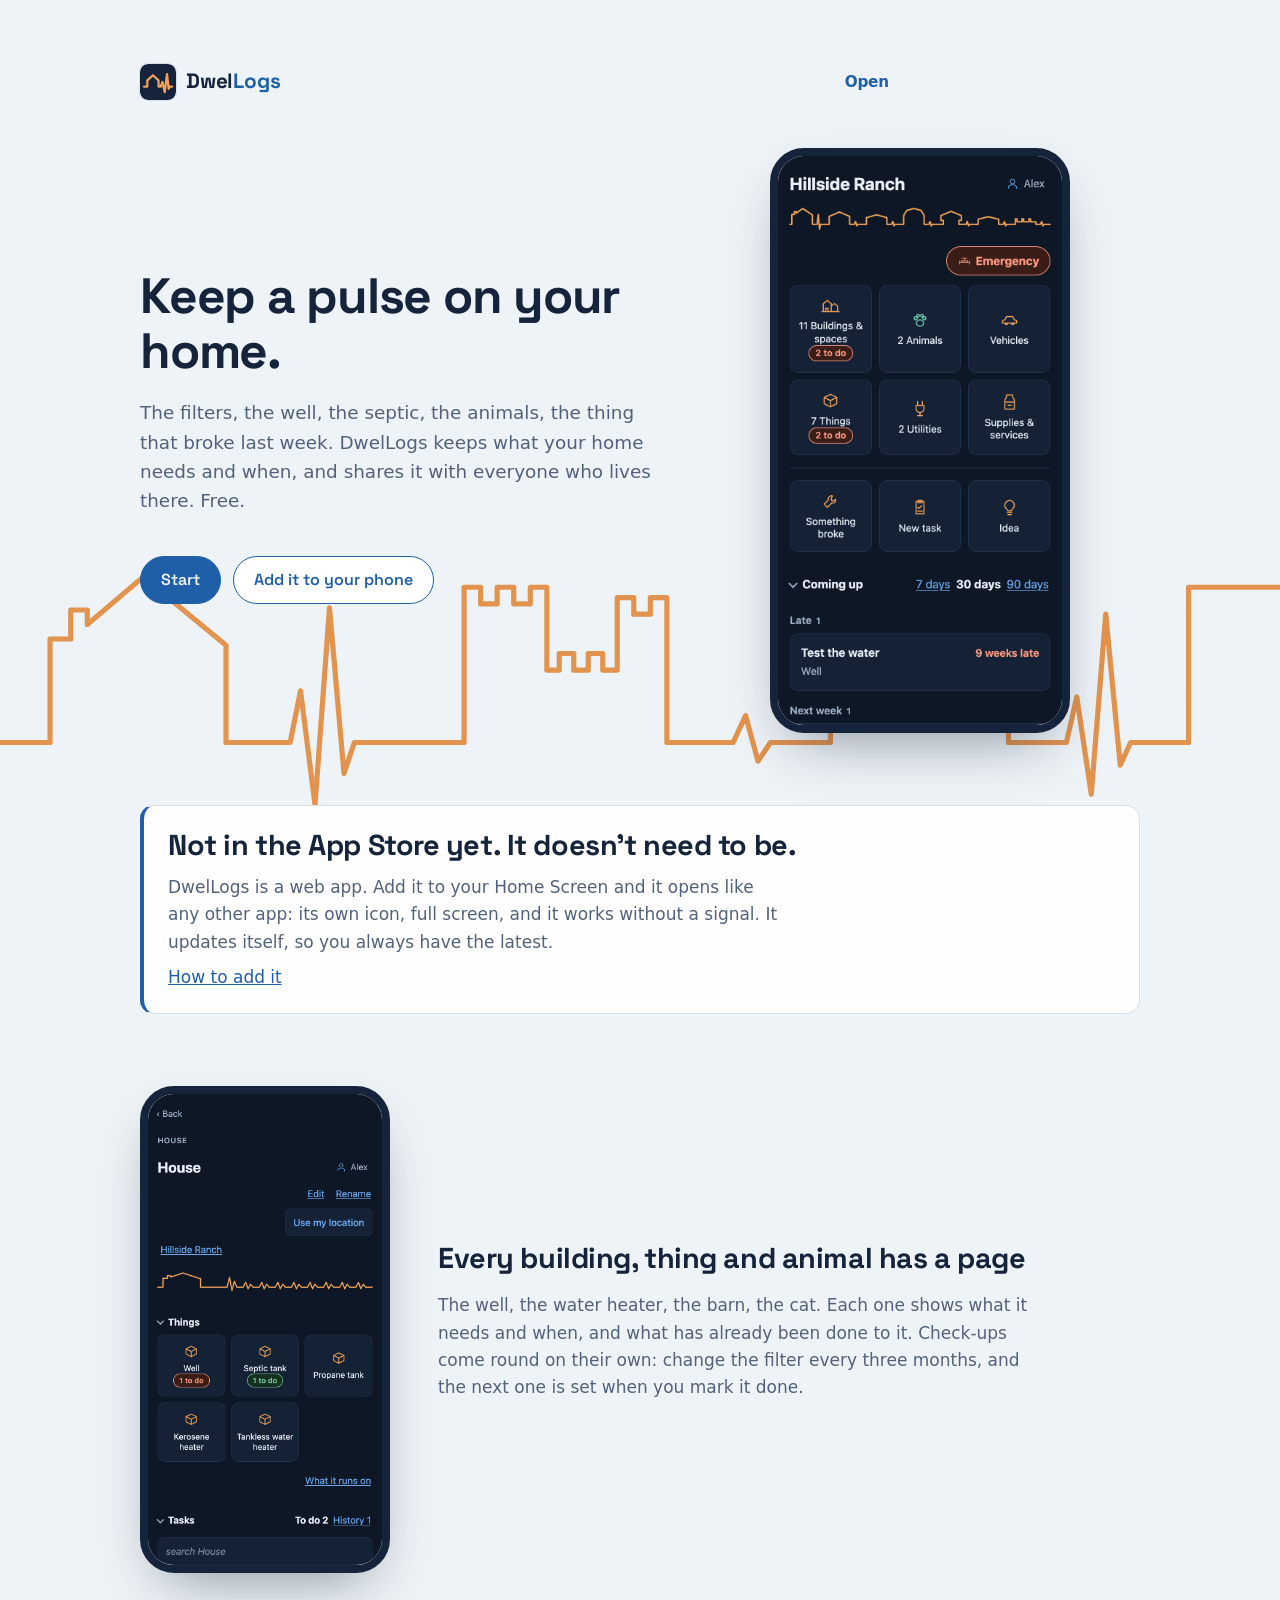
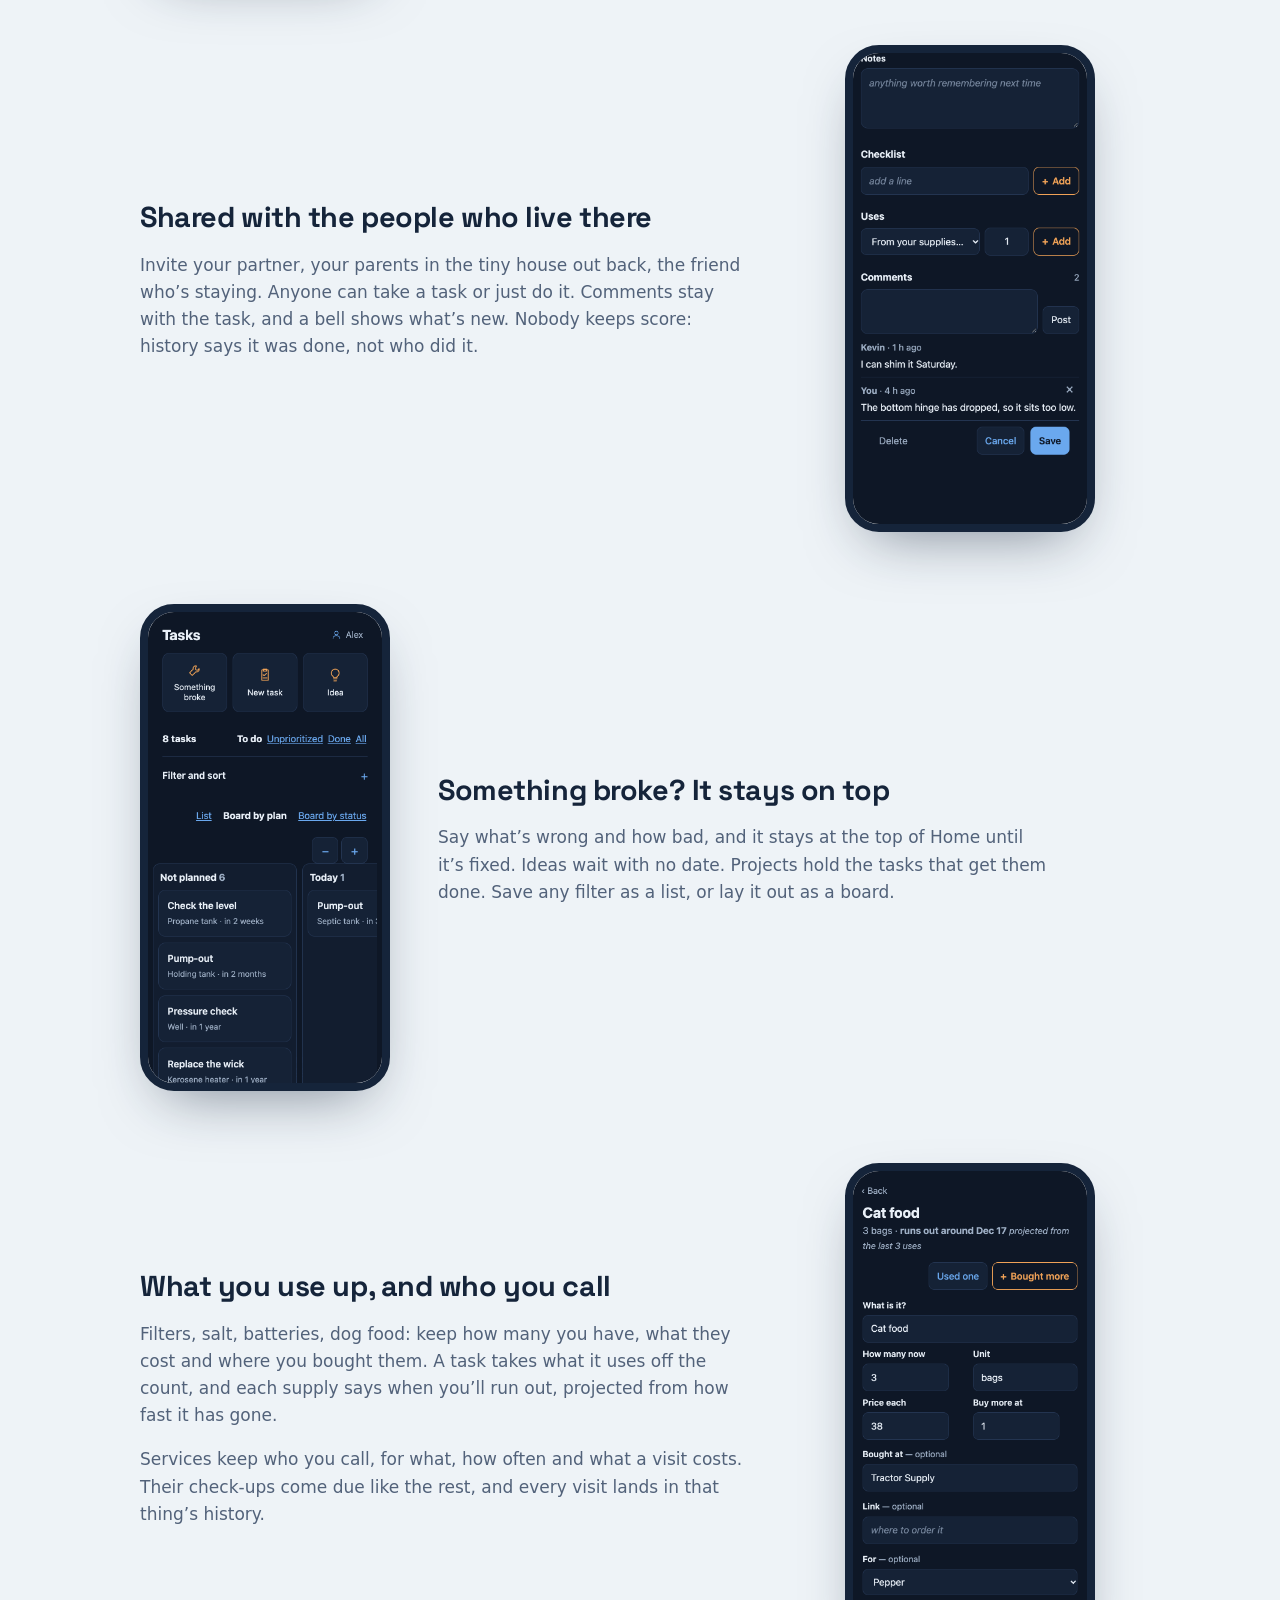
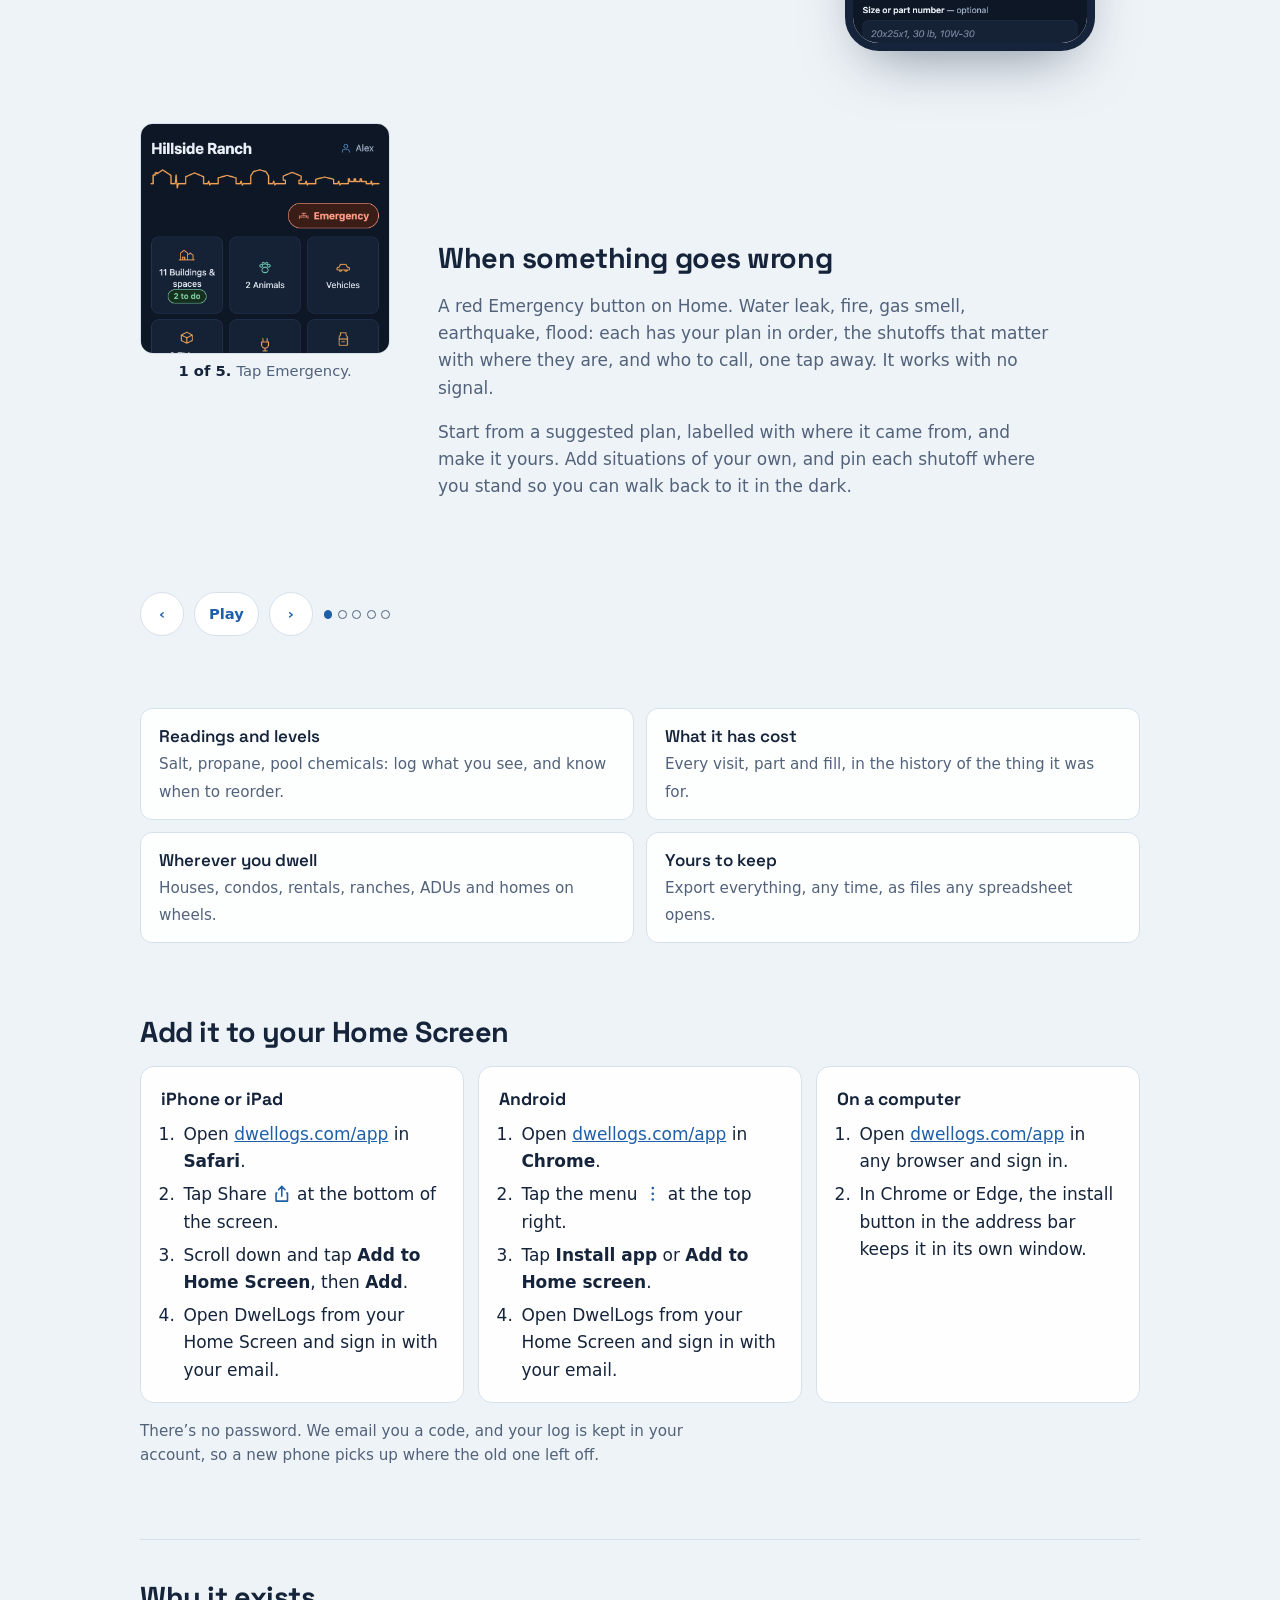
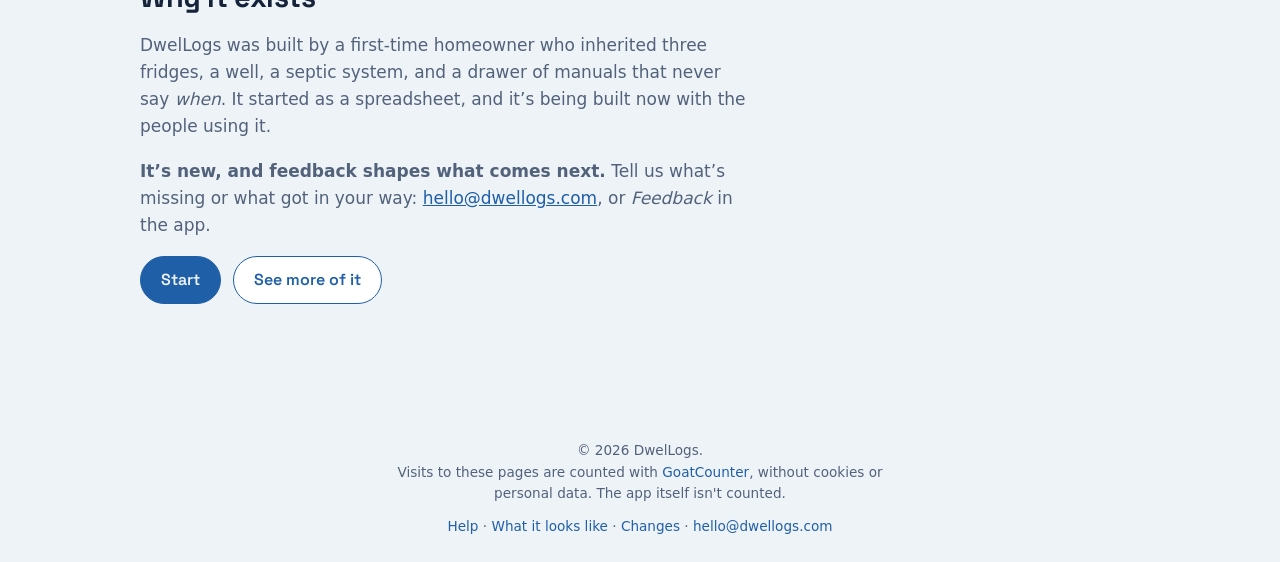
<file: index.html>
<!doctype html>
<html lang="en">
<head>
  <meta charset="utf-8">
  <meta name="viewport" content="width=device-width, initial-scale=1">
  <title>DwelLogs — keep a pulse on your home</title>
  <meta name="description" content="DwelLogs keeps what your home needs and when — filters, the well, the septic, the animals — shared with everyone who lives there. A free web app you add to your Home Screen.">
  <meta name="theme-color" content="#eef3f7" media="(prefers-color-scheme: light)">
  <meta name="theme-color" content="#0e1726" media="(prefers-color-scheme: dark)">
  <link rel="icon" href="/favicon.svg?v=2" type="image/svg+xml">
  <link rel="icon" href="/favicon.ico?v=2" sizes="32x32">
  <link rel="apple-touch-icon" href="/apple-touch-icon.png?v=2">
  <meta property="og:type" content="website">
  <meta property="og:url" content="https://dwellogs.com/">
  <meta property="og:title" content="DwelLogs — keep a pulse on your home">
  <meta property="og:description" content="Your home's vital signs in one place. Everything it needs, before it needs it. Free — houses, condos, rentals, ranches, ADUs and homes on wheels.">
  <meta property="og:site_name" content="DwelLogs">
  <meta property="og:image" content="https://dwellogs.com/og-image.png?v=3">
  <meta property="og:image:type" content="image/png">
  <meta property="og:image:width" content="1200">
  <meta property="og:image:height" content="630">
  <meta property="og:image:alt" content="The DwelLogs mark: a house outline drawn as a heart-monitor trace.">
  <meta name="twitter:card" content="summary_large_image">
  <link rel="preload" href="/fonts/SpaceGrotesk.woff2" as="font" type="font/woff2" crossorigin>
  <link rel="stylesheet" href="/css/tokens.css">
  <link rel="stylesheet" href="/css/site.css">
  <link rel="stylesheet" href="/css/flipbook.css">
<link rel="canonical" href="https://dwellogs.com/">
</head>
<body>
  <div class="vitals" aria-hidden="true">
    <svg viewBox="0 0 1600 400" preserveAspectRatio="xMidYMax slice">
      <path d="M0 300 H110 l10 -18 l10 34 l10 -16 H200
               L230 300 V200 H250 V172 H266 V186 L320 140 L400 206 V300
               H450 L462 300 L472 250 L486 360 L500 170 L514 330 L524 300 H600
               H630 V150 H646 V166 H662 V150 H678 V166 H694 V150 H710 V230 H722 V214 H736 V230 H750 V214 H764 V230 H778
               V160 H794 V176 H810 V160 H826 V300
               H890 l12 -26 l12 44 l12 -18 H984
               V210 L1010 160 L1070 128 L1130 160 L1156 210 V300
               H1200 L1212 300 L1222 256 L1236 350 L1250 176 L1264 322 L1274 300 H1330
               V150 H1440 V300 H1600"/>
      <circle cx="1600" cy="300" r="5"/>
    </svg>
  </div>
  <main class="home">
    <p class="wordmark"><img src="/favicon.svg?v=2" alt=""><b>Dwel<span>Logs</span></b>
      <a class="top" href="/app/">Open</a></p>

    <section class="hero">
      <div>
        <h1>Keep a pulse on your home.</h1>
        <p class="lede">The filters, the well, the septic, the animals, the thing that broke last week. DwelLogs keeps
          what your home needs and when, and shares it with everyone who lives there. Free.</p>
        <p class="go">
          <a class="cta" href="/app/">Start</a>
          <a class="cta quiet" href="#install">Add it to your phone</a>
        </p>
      </div>
      <figure class="phone"><img src="/see/09-home.png" alt="Home in DwelLogs: the place's tiles, Something broke, New task and Idea, then what is coming up, with one late." width="390" height="1040"></figure>
    </section>

    <section class="band">
      <h2>Not in the App Store yet. It doesn&rsquo;t need to be.</h2>
      <p>DwelLogs is a web app. Add it to your Home Screen and it opens like any other app: its own icon,
        full screen, and it works without a signal. It updates itself, so you always have the latest.</p>
      <p><a href="#install">How to add it</a></p>
    </section>

    <section class="feat">
      <figure class="phone sm"><img src="/see/13-building.png" alt="A house's page: its rooms and things as tiles, two with tasks to do, then its tasks." loading="lazy" width="390" height="1040"></figure>
      <div>
        <h2>Every building, thing and animal has a page</h2>
        <p>The well, the water heater, the barn, the cat. Each one shows what it needs and when, and what has
          already been done to it. Check-ups come round on their own: change the filter every three months,
          and the next one is set when you mark it done.</p>
      </div>
    </section>

    <section class="feat flip">
      <figure class="phone sm"><img src="/see/15-comments.png" alt="A task with two comments under it, one saying when they can get to it." loading="lazy" width="390" height="720"></figure>
      <div>
        <h2>Shared with the people who live there</h2>
        <p>Invite your partner, your parents in the tiny house out back, the friend who&rsquo;s staying. Anyone
          can take a task or just do it. Comments stay with the task, and a bell shows what&rsquo;s new.
          Nobody keeps score: history says it was done, not who did it.</p>
      </div>
    </section>

    <section class="feat">
      <figure class="phone sm"><img src="/see/14-board.png" alt="Tasks laid out as a board: Not planned, Today and This week." loading="lazy" width="390" height="1040"></figure>
      <div>
        <h2>Something broke? It stays on top</h2>
        <p>Say what&rsquo;s wrong and how bad, and it stays at the top of Home until it&rsquo;s fixed. Ideas wait
          with no date. Projects hold the tasks that get them done. Save any filter as a list, or lay it out
          as a board.</p>
      </div>
    </section>

    <section class="feat flip">
      <figure class="phone sm"><img src="/see/16-supply.png" alt="Cat food: 3 bags, runs out around a date projected from the last 3 uses, with Used one and Bought more, price, where it was bought and what it is for." loading="lazy" width="390" height="1040"></figure>
      <div>
        <h2>What you use up, and who you call</h2>
        <p>Filters, salt, batteries, dog food: keep how many you have, what they cost and where you bought them.
          A task takes what it uses off the count, and each supply says when you&rsquo;ll run out, projected from
          how fast it has gone.</p>
        <p>Services keep who you call, for what, how often and what a visit costs. Their check-ups come due
          like the rest, and every visit lands in that thing&rsquo;s history.</p>
      </div>
    </section>

    <section class="feat">
      <figure class="flipbook one" aria-label="Making an emergency plan yours"><ol>
        <li><img src="/help/flipbooks/plan-1.png" alt="Home, with the red Emergency button under the place name." loading="lazy" width="390" height="360"><span class="cap">Tap Emergency.</span></li>
        <li><img src="/help/flipbooks/plan-2.png" alt="The Water leak plan, labelled Suggested, based on common plumbing advice, with five steps." loading="lazy" width="390" height="640"><span class="cap">A suggested plan for a water leak.</span></li>
        <li><img src="/help/flipbooks/plan-3.png" alt="The Plumber step slid right, showing a green Edit button." loading="lazy" width="390" height="520"><span class="cap">Slide a step to change it.</span></li>
        <li><img src="/help/flipbooks/plan-4.png" alt="The step being edited: Dave, call, he knows the house." loading="lazy" width="390" height="520"><span class="cap">Your own plumber, Dave.</span></li>
        <li><img src="/help/flipbooks/plan-5.png" alt="The saved plan, with Dave, call, and a Call button." loading="lazy" width="390" height="640"><span class="cap">Saved, with a Call button.</span></li>
      </ol></figure>
      <div>
        <h2>When something goes wrong</h2>
        <p>A red Emergency button on Home. Water leak, fire, gas smell, earthquake, flood: each has your plan in
          order, the shutoffs that matter with where they are, and who to call, one tap away. It works with no
          signal.</p>
        <p>Start from a suggested plan, labelled with where it came from, and make it yours. Add situations of your
          own, and pin each shutoff where you stand so you can walk back to it in the dark.</p>
      </div>
    </section>

    <ul class="also">
      <li><strong>Readings and levels</strong><span>Salt, propane, pool chemicals: log what you see, and know when to reorder.</span></li>
      <li><strong>What it has cost</strong><span>Every visit, part and fill, in the history of the thing it was for.</span></li>
      <li><strong>Wherever you dwell</strong><span>Houses, condos, rentals, ranches, ADUs and homes on wheels.</span></li>
      <li><strong>Yours to keep</strong><span>Export everything, any time, as files any spreadsheet opens.</span></li>
    </ul>

    <section id="install" class="install">
      <h2>Add it to your Home Screen</h2>
      <div class="ways">
        <div class="way">
          <h3>iPhone or iPad</h3>
          <ol>
            <li>Open <a href="/app/">dwellogs.com/app</a> in <b>Safari</b>.</li>
            <li>Tap Share <svg class="ico" viewBox="0 0 24 24" aria-hidden="true"><path d="M12 3v12M8 7l4-4 4 4M6 11H5v10h14V11h-1"/></svg> at the bottom of the screen.</li>
            <li>Scroll down and tap <b>Add to Home Screen</b>, then <b>Add</b>.</li>
            <li>Open DwelLogs from your Home Screen and sign in with your email.</li>
          </ol>
        </div>
        <div class="way">
          <h3>Android</h3>
          <ol>
            <li>Open <a href="/app/">dwellogs.com/app</a> in <b>Chrome</b>.</li>
            <li>Tap the menu <svg class="ico" viewBox="0 0 24 24" aria-hidden="true"><circle cx="12" cy="5" r="1.6"/><circle cx="12" cy="12" r="1.6"/><circle cx="12" cy="19" r="1.6"/></svg> at the top right.</li>
            <li>Tap <b>Install app</b> or <b>Add to Home screen</b>.</li>
            <li>Open DwelLogs from your Home Screen and sign in with your email.</li>
          </ol>
        </div>
        <div class="way">
          <h3>On a computer</h3>
          <ol>
            <li>Open <a href="/app/">dwellogs.com/app</a> in any browser and sign in.</li>
            <li>In Chrome or Edge, the install button in the address bar keeps it in its own window.</li>
          </ol>
        </div>
      </div>
      <p class="note">There&rsquo;s no password. We email you a code, and your log is kept in your account, so a
        new phone picks up where the old one left off.</p>
    </section>

    <section class="story">
      <h2>Why it exists</h2>
      <p>DwelLogs was built by a first-time homeowner who inherited three fridges, a well, a septic system, and a
        drawer of manuals that never say <i>when</i>. It started as a spreadsheet, and it&rsquo;s being built
        now with the people using it.</p>
      <p><b>It&rsquo;s new, and feedback shapes what comes next.</b> Tell us what&rsquo;s missing or what got in
        your way: <a href="mailto:hello@dwellogs.com">hello@dwellogs.com</a>, or <i>Feedback</i> in the app.</p>
      <p class="go"><a class="cta" href="/app/">Start</a> <a class="cta quiet" href="/see/">See more of it</a></p>
    </section>
  </main>
  <footer><p>&copy; 2026 DwelLogs.</p>
    <p>Visits to these pages are counted with <a href="https://www.goatcounter.com/">GoatCounter</a>, without cookies or personal data. The app itself isn't counted.</p>
    <p class="say"><a href="/help/">Help</a> &middot; <a href="/see/">What it looks like</a>
      &middot; <a href="/changes/">Changes</a> &middot; <a href="mailto:hello@dwellogs.com">hello@dwellogs.com</a></p></footer>
<script src="/js/flipbook.js" defer></script>
<script data-goatcounter="https://dwellogs.goatcounter.com/count" async src="/js/count.js?v=1"></script>
</body>
</html>
</file>
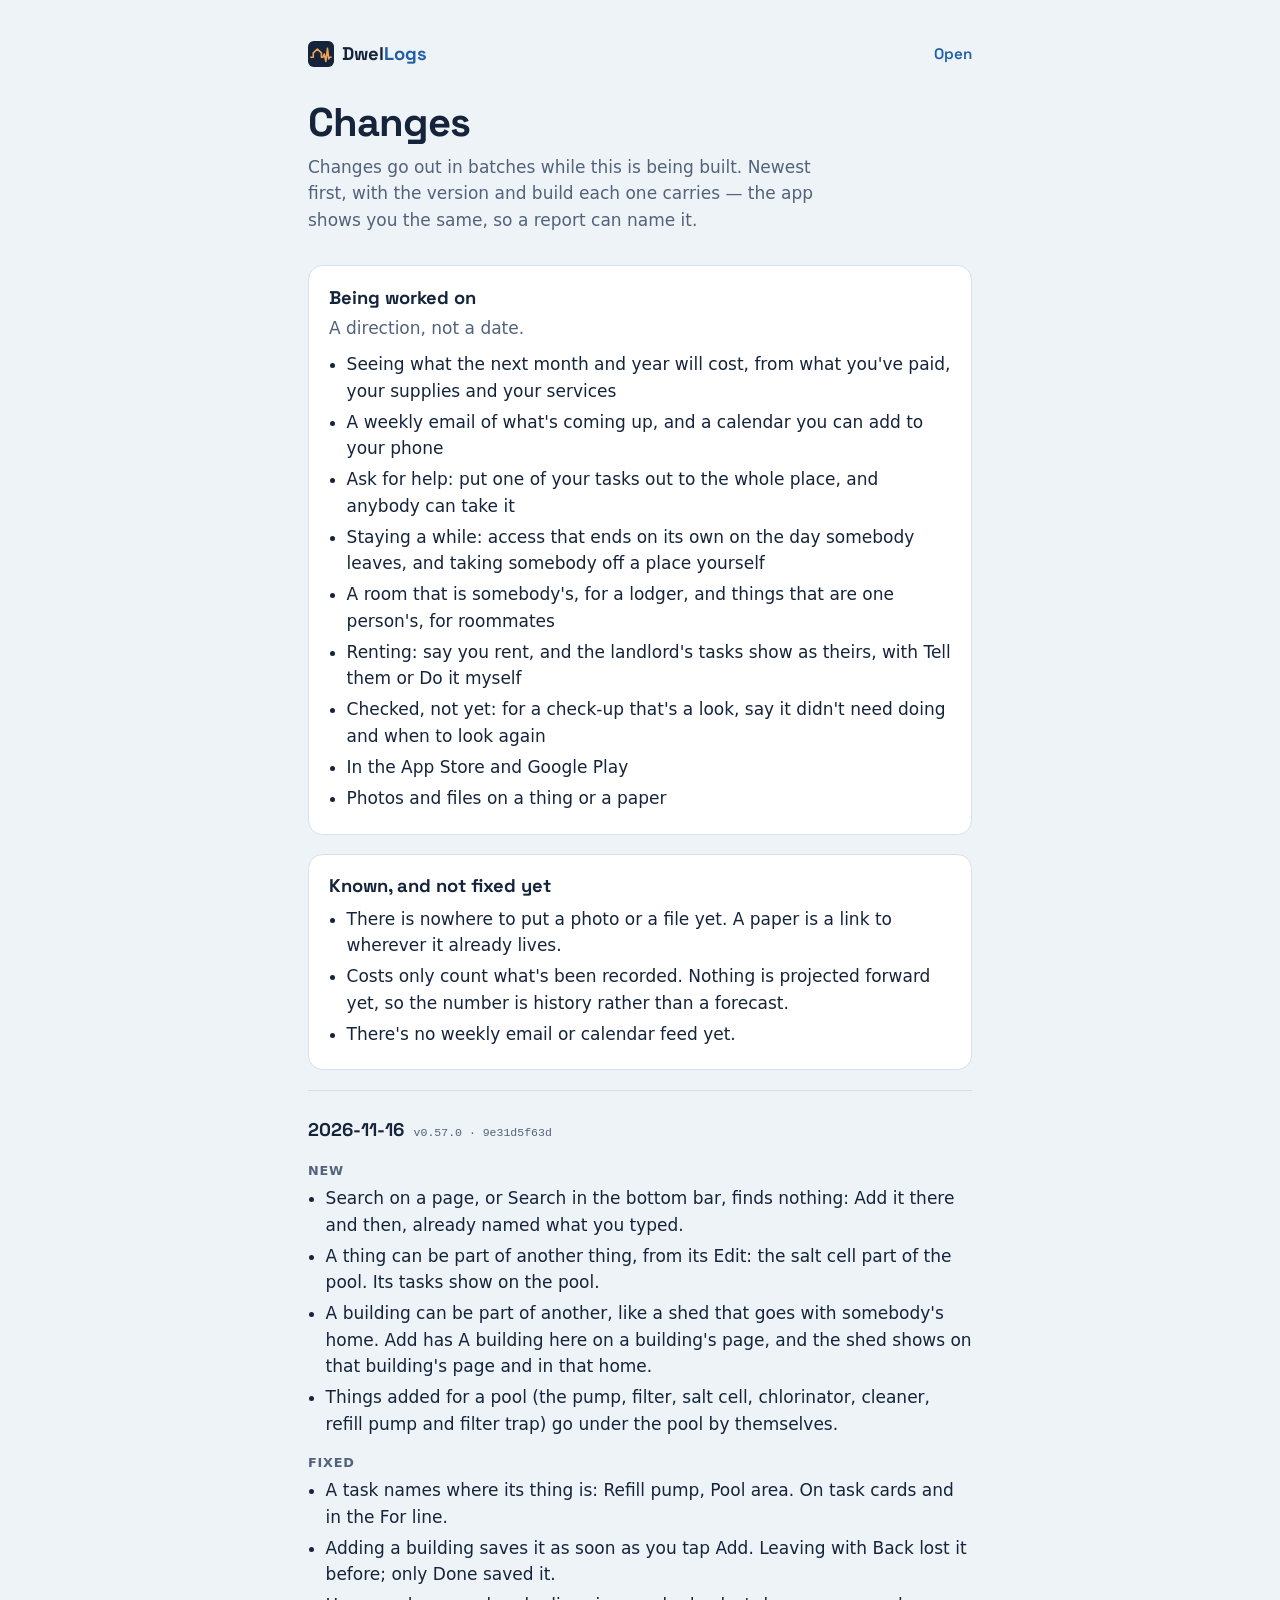
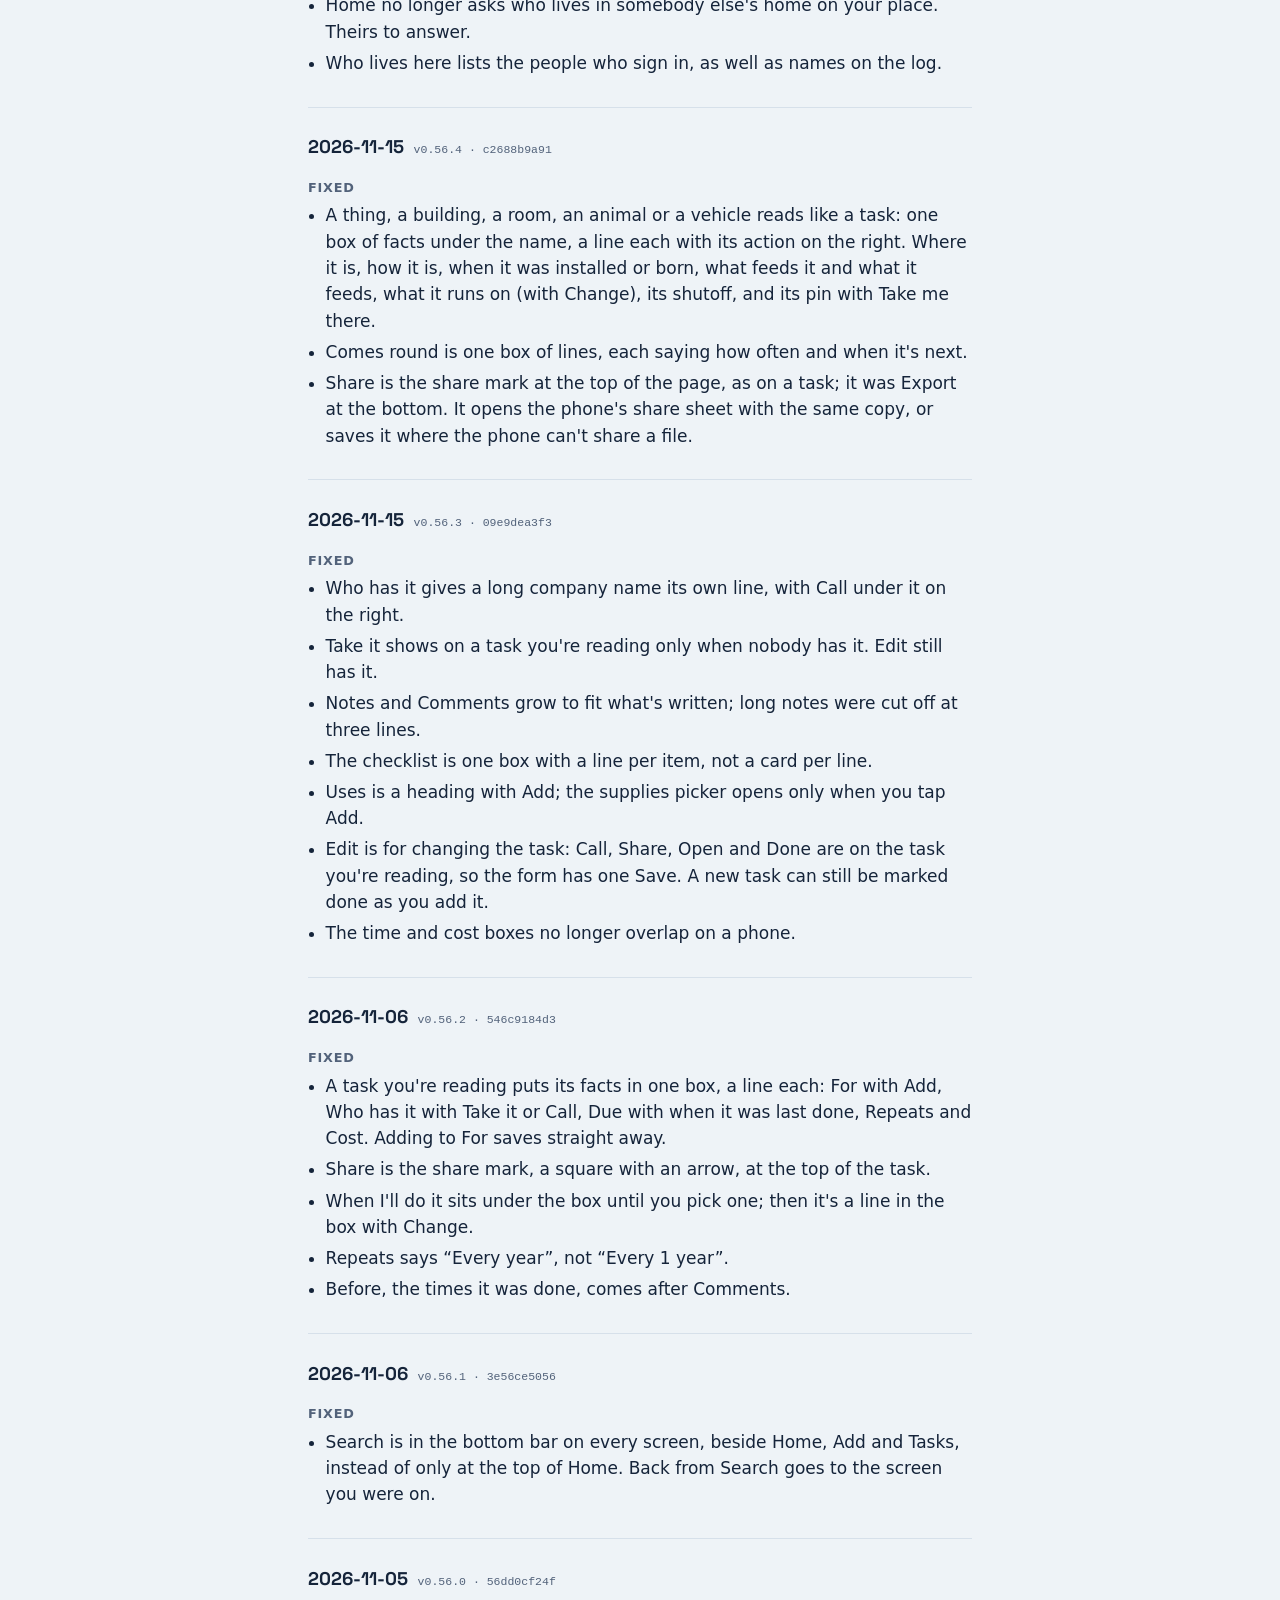
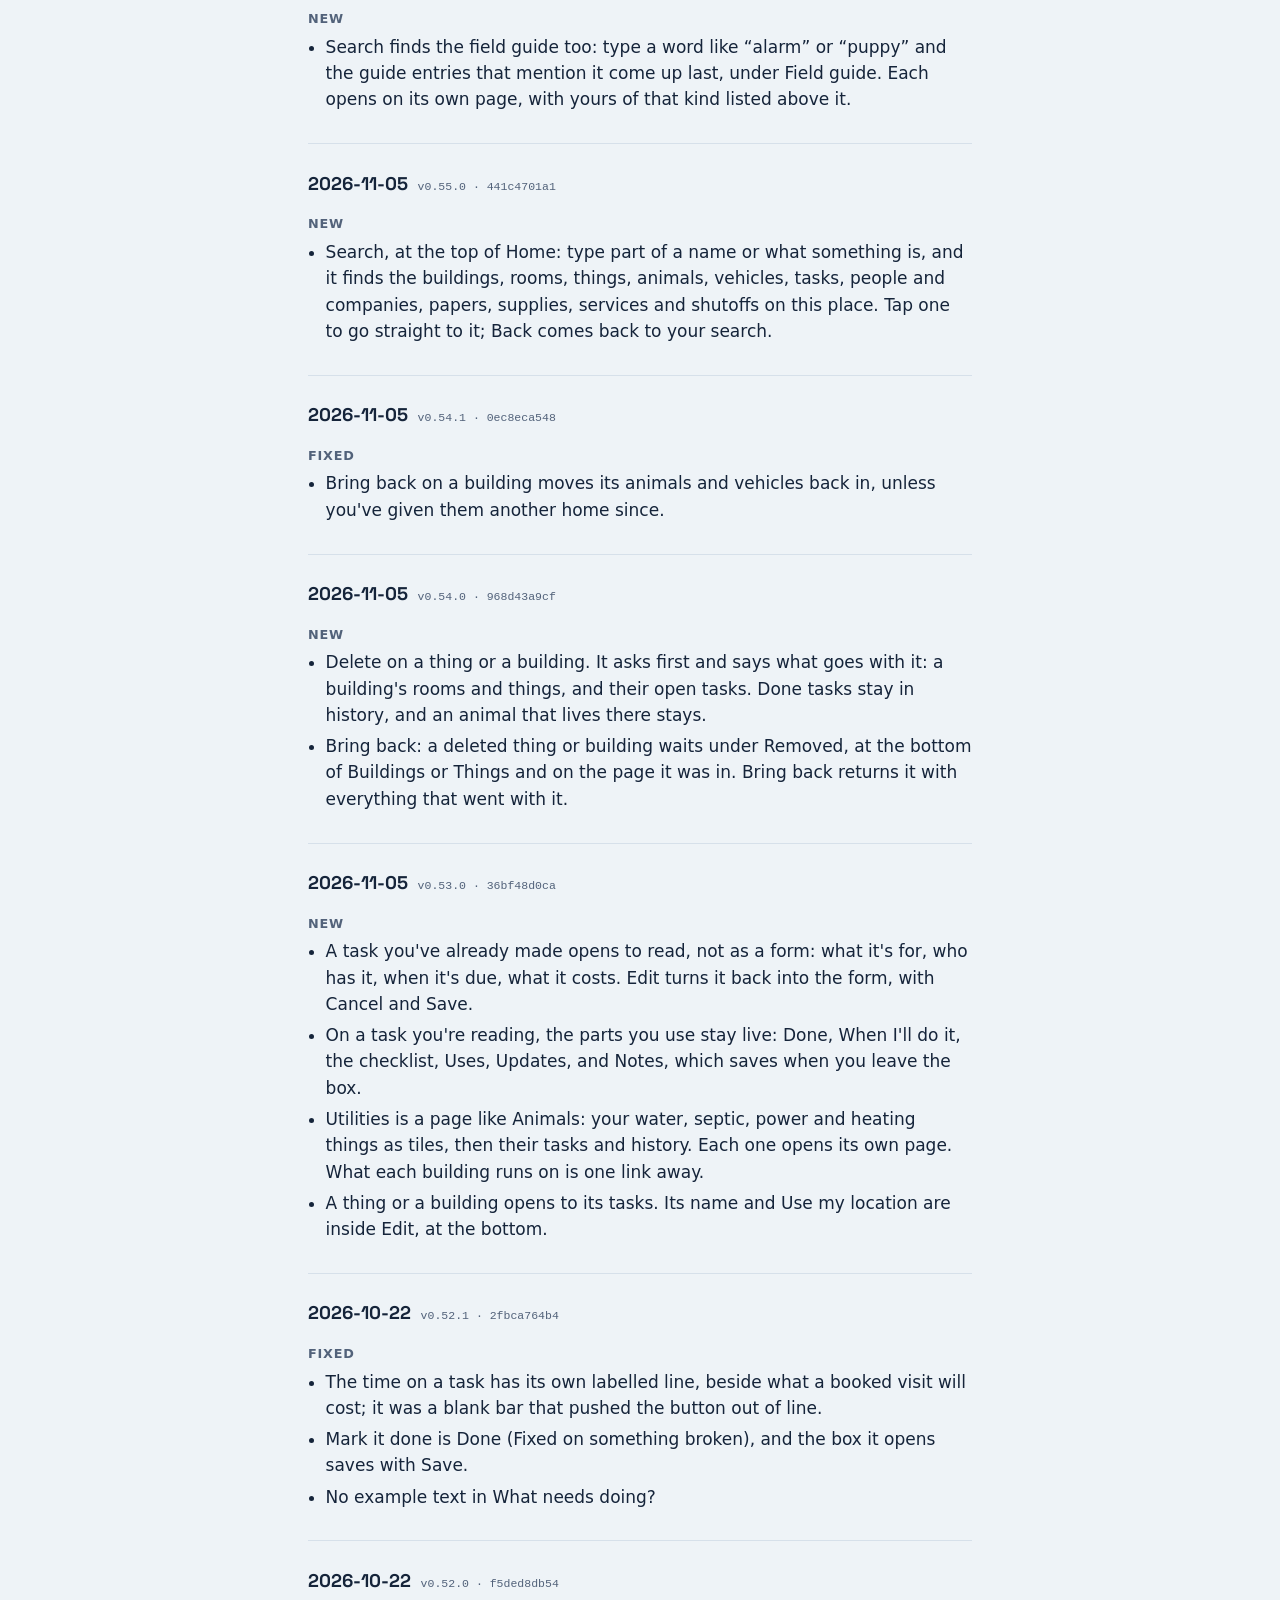
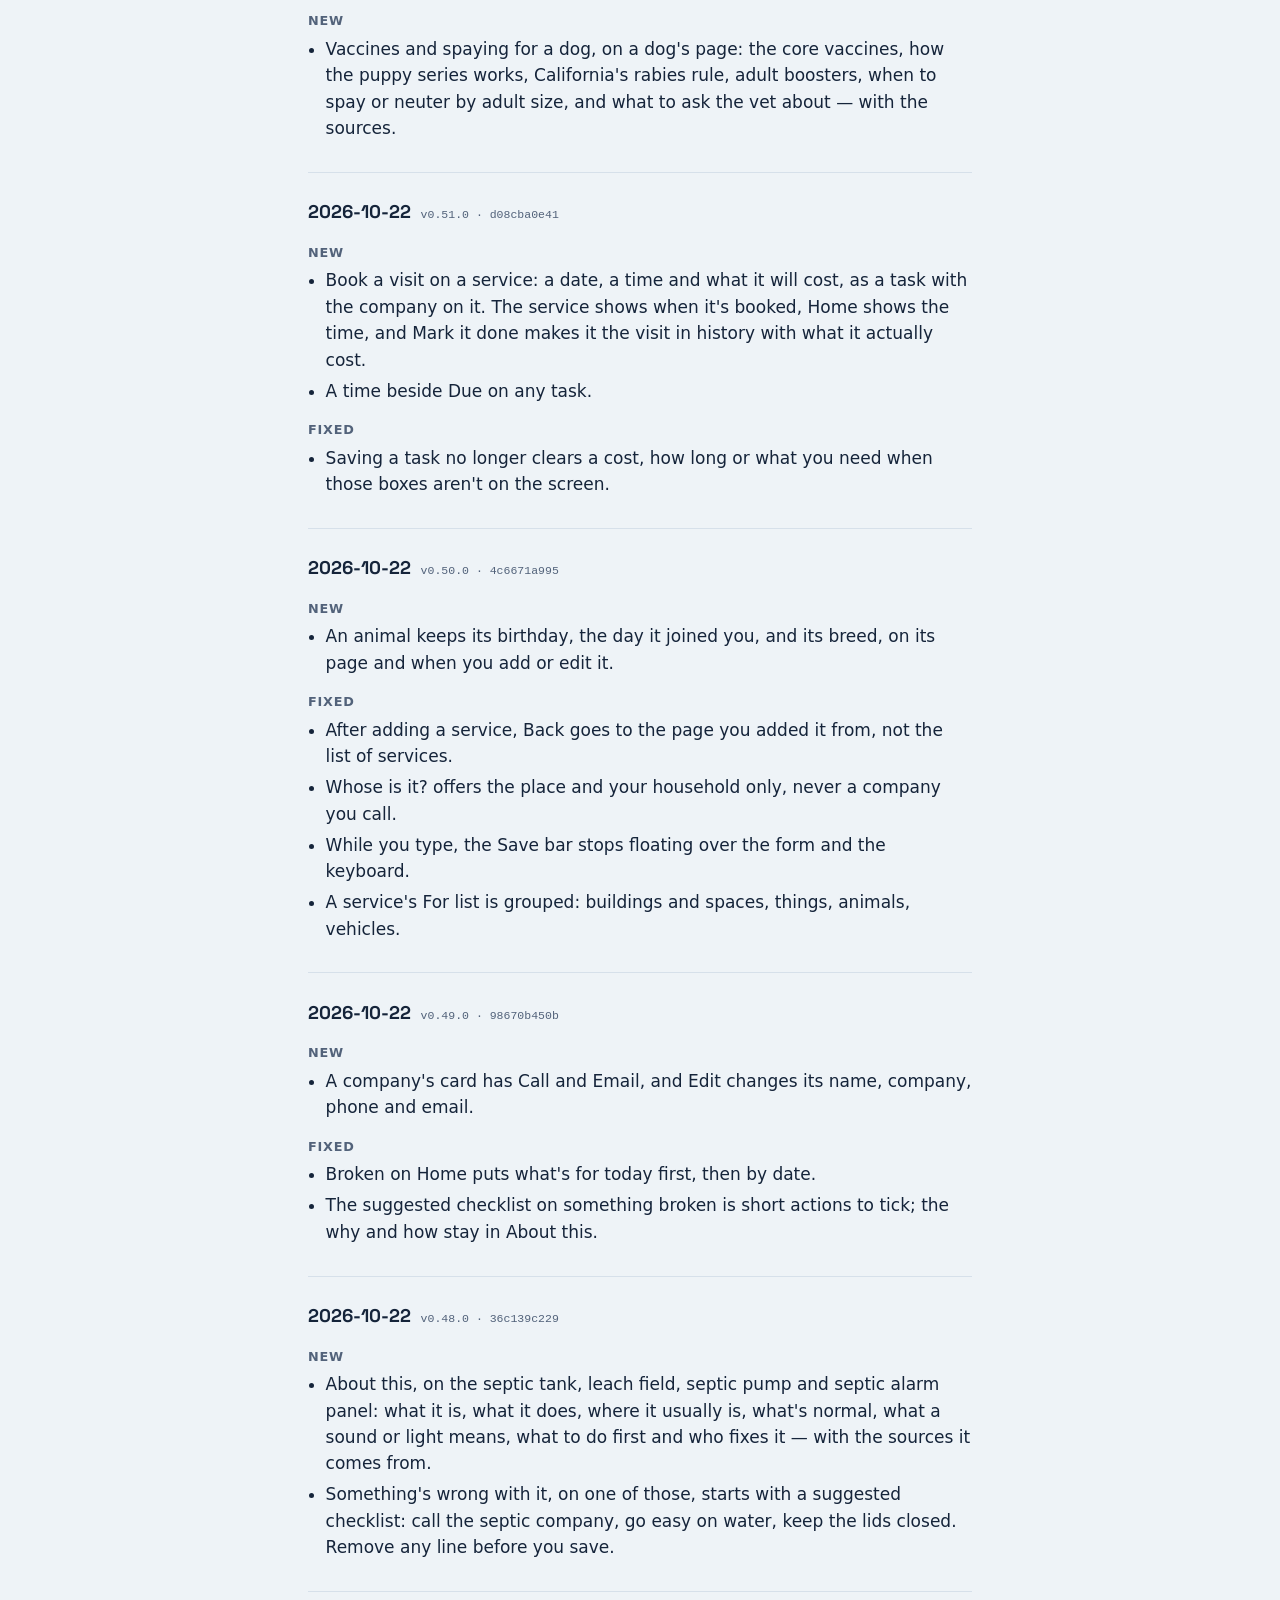
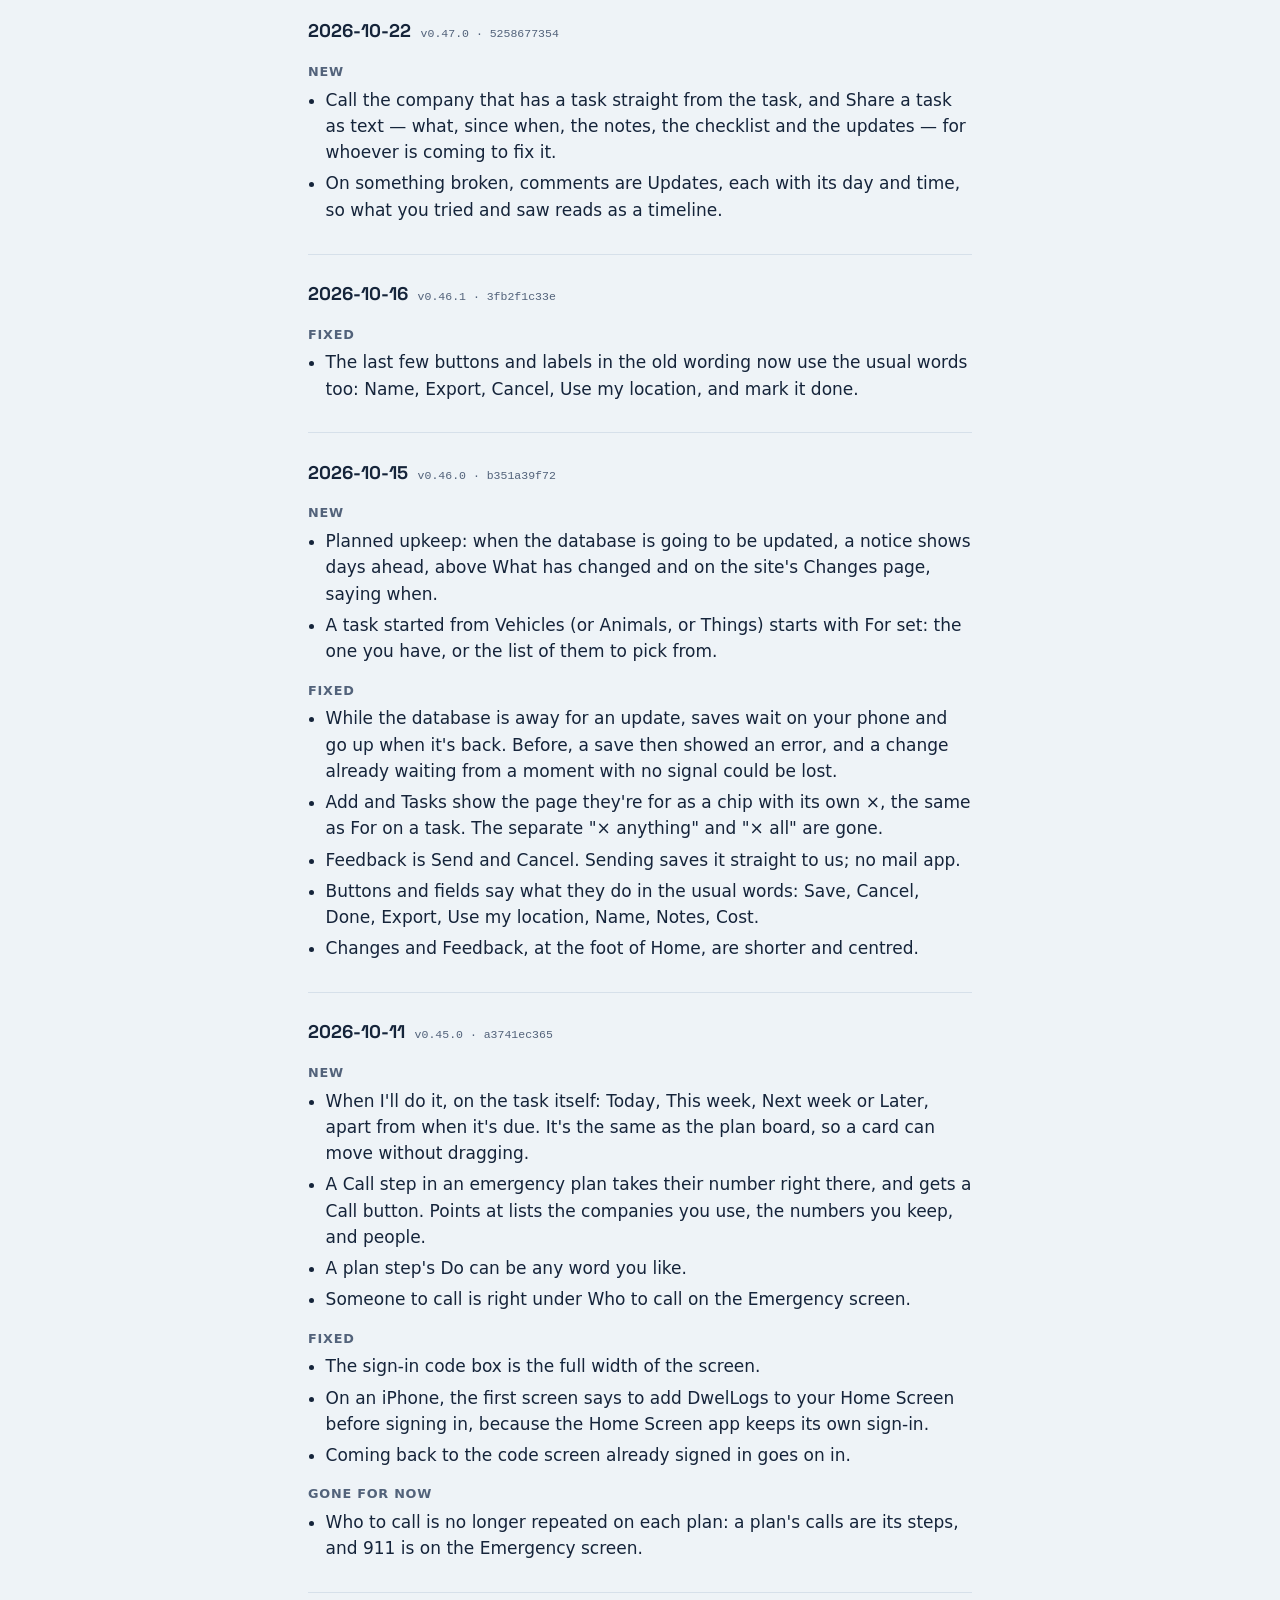
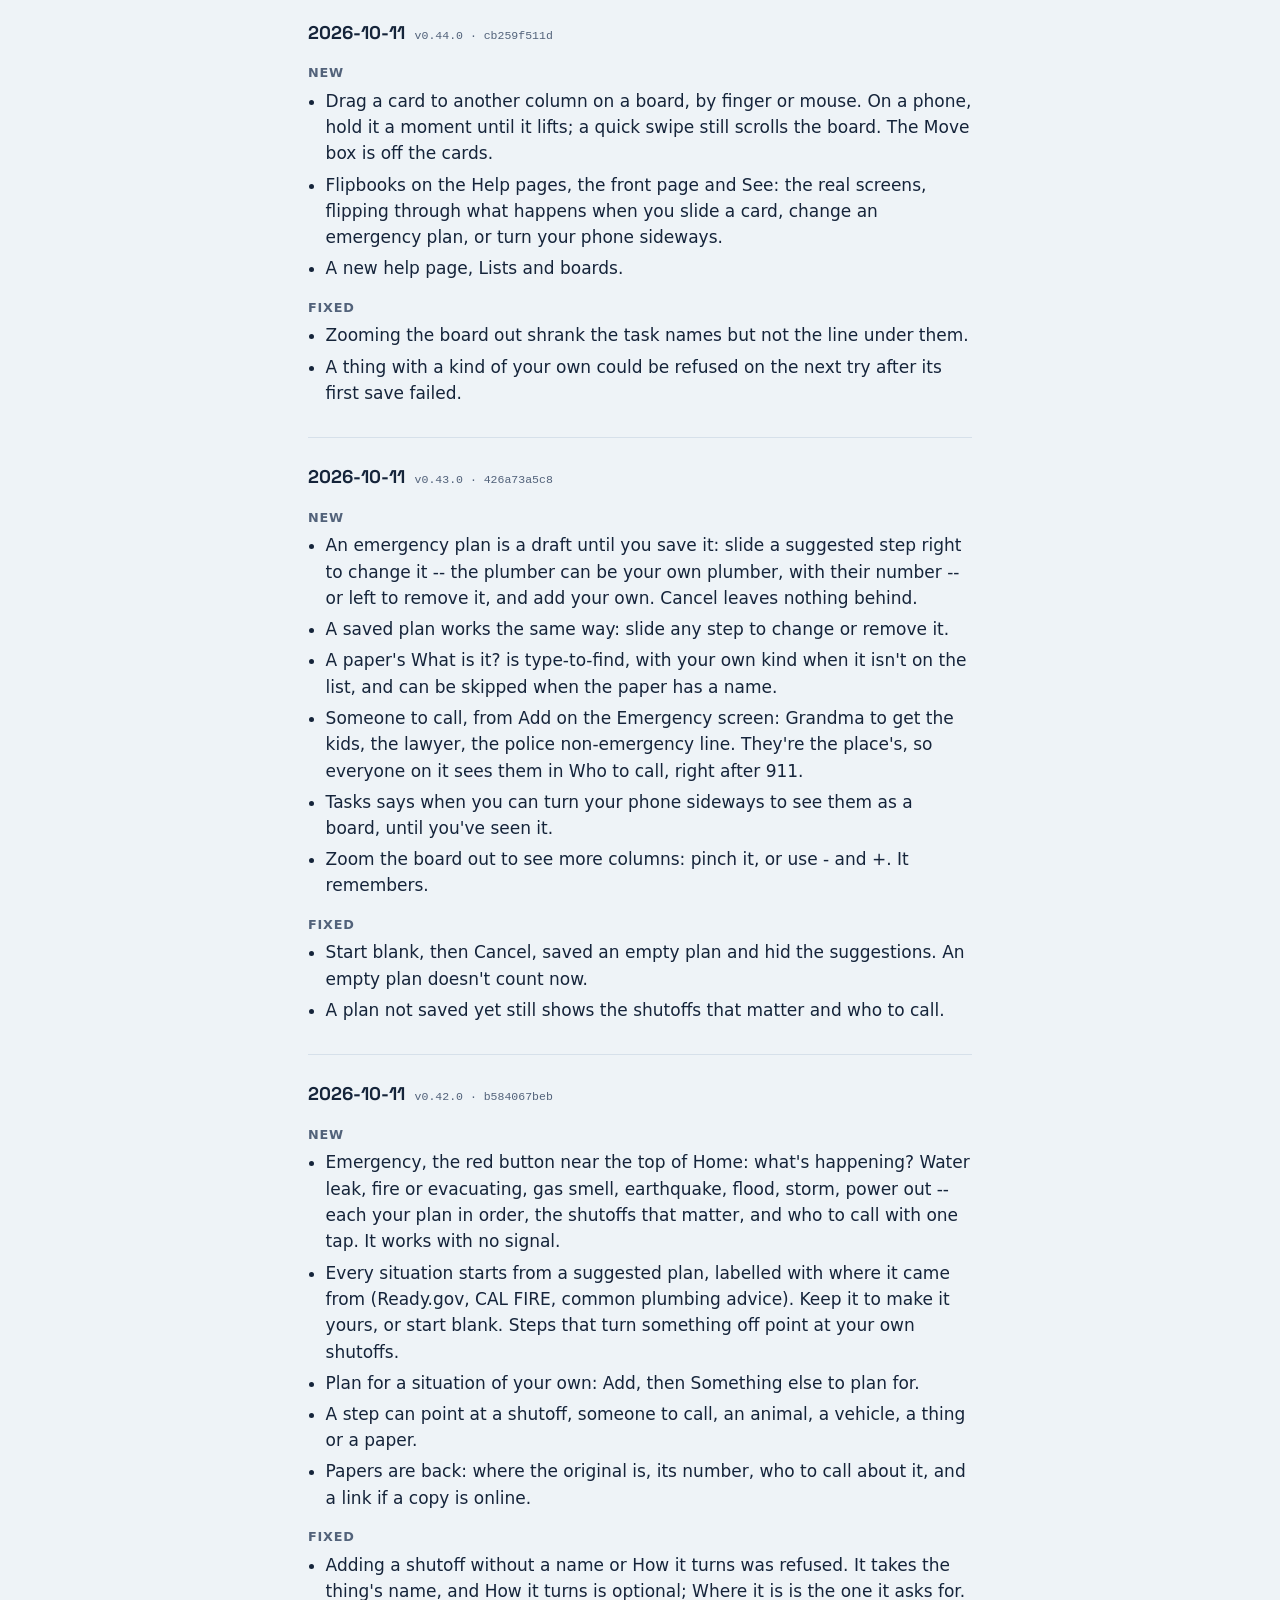
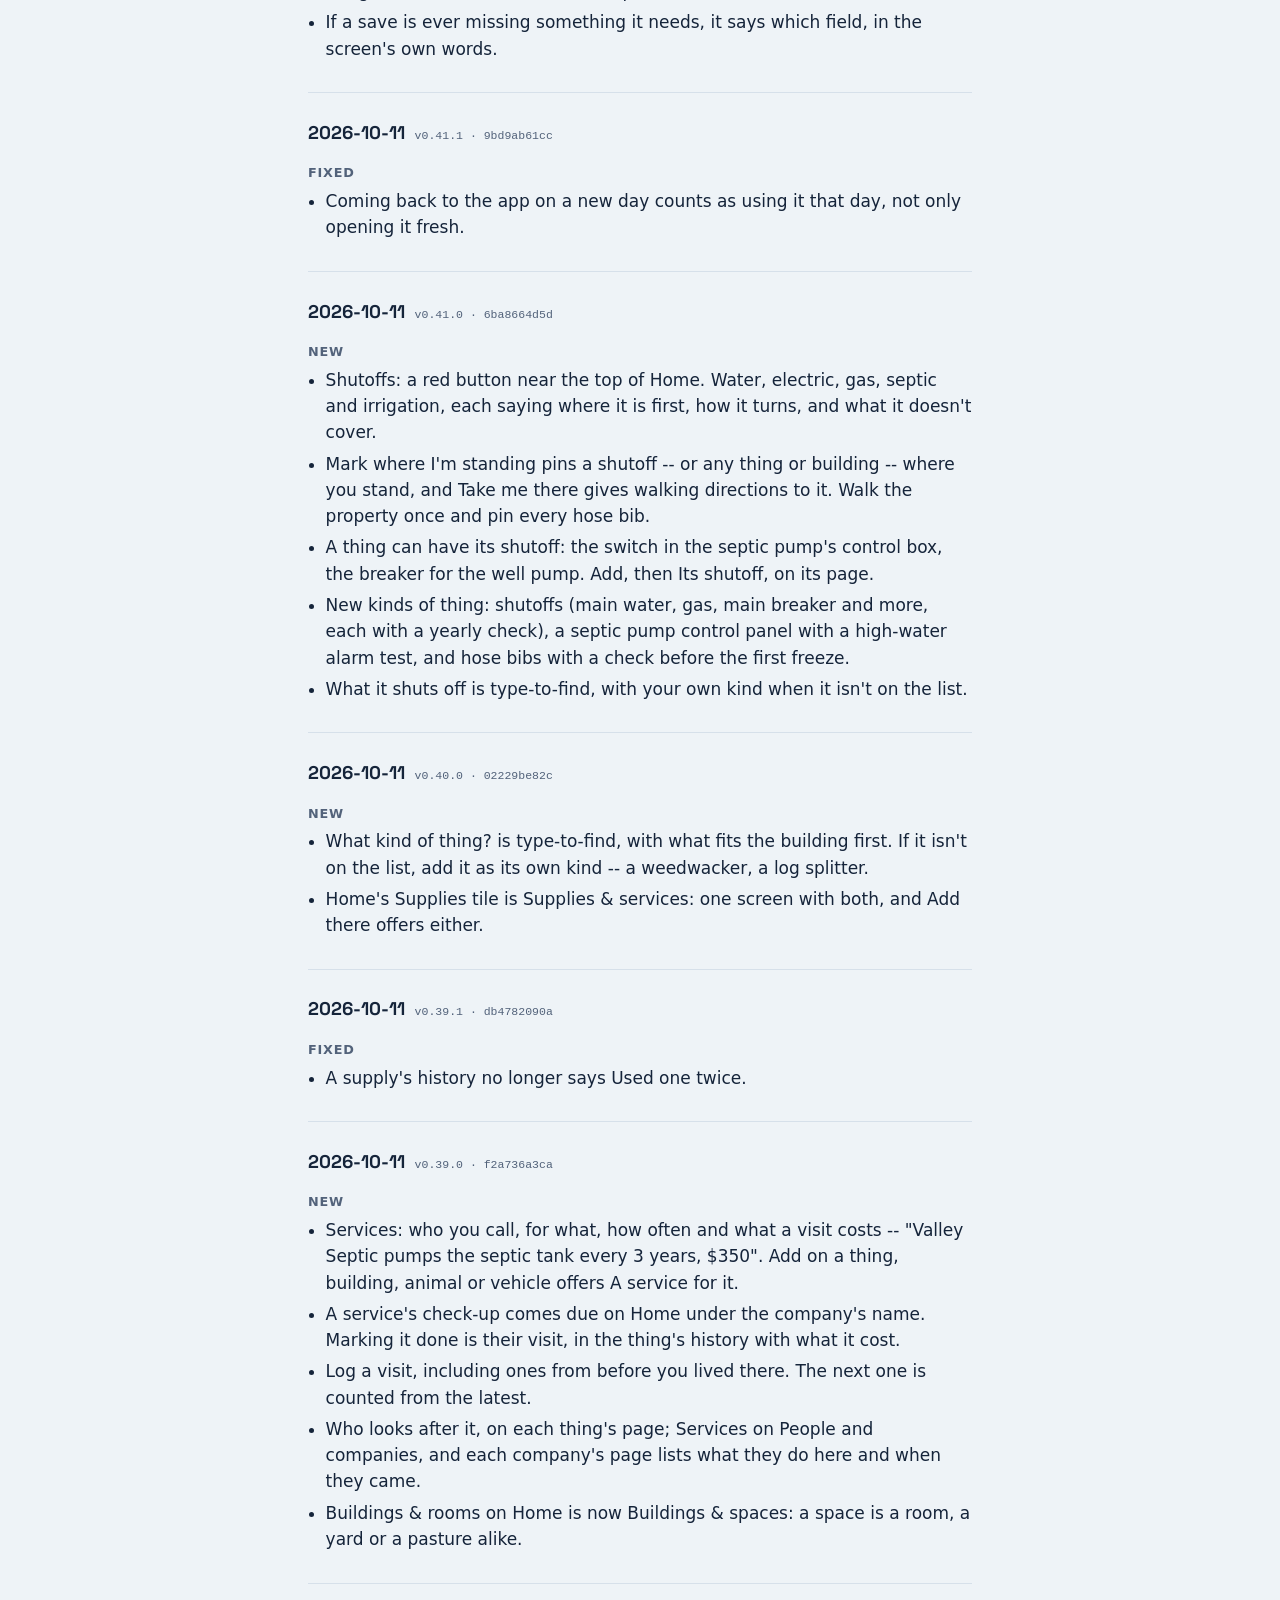
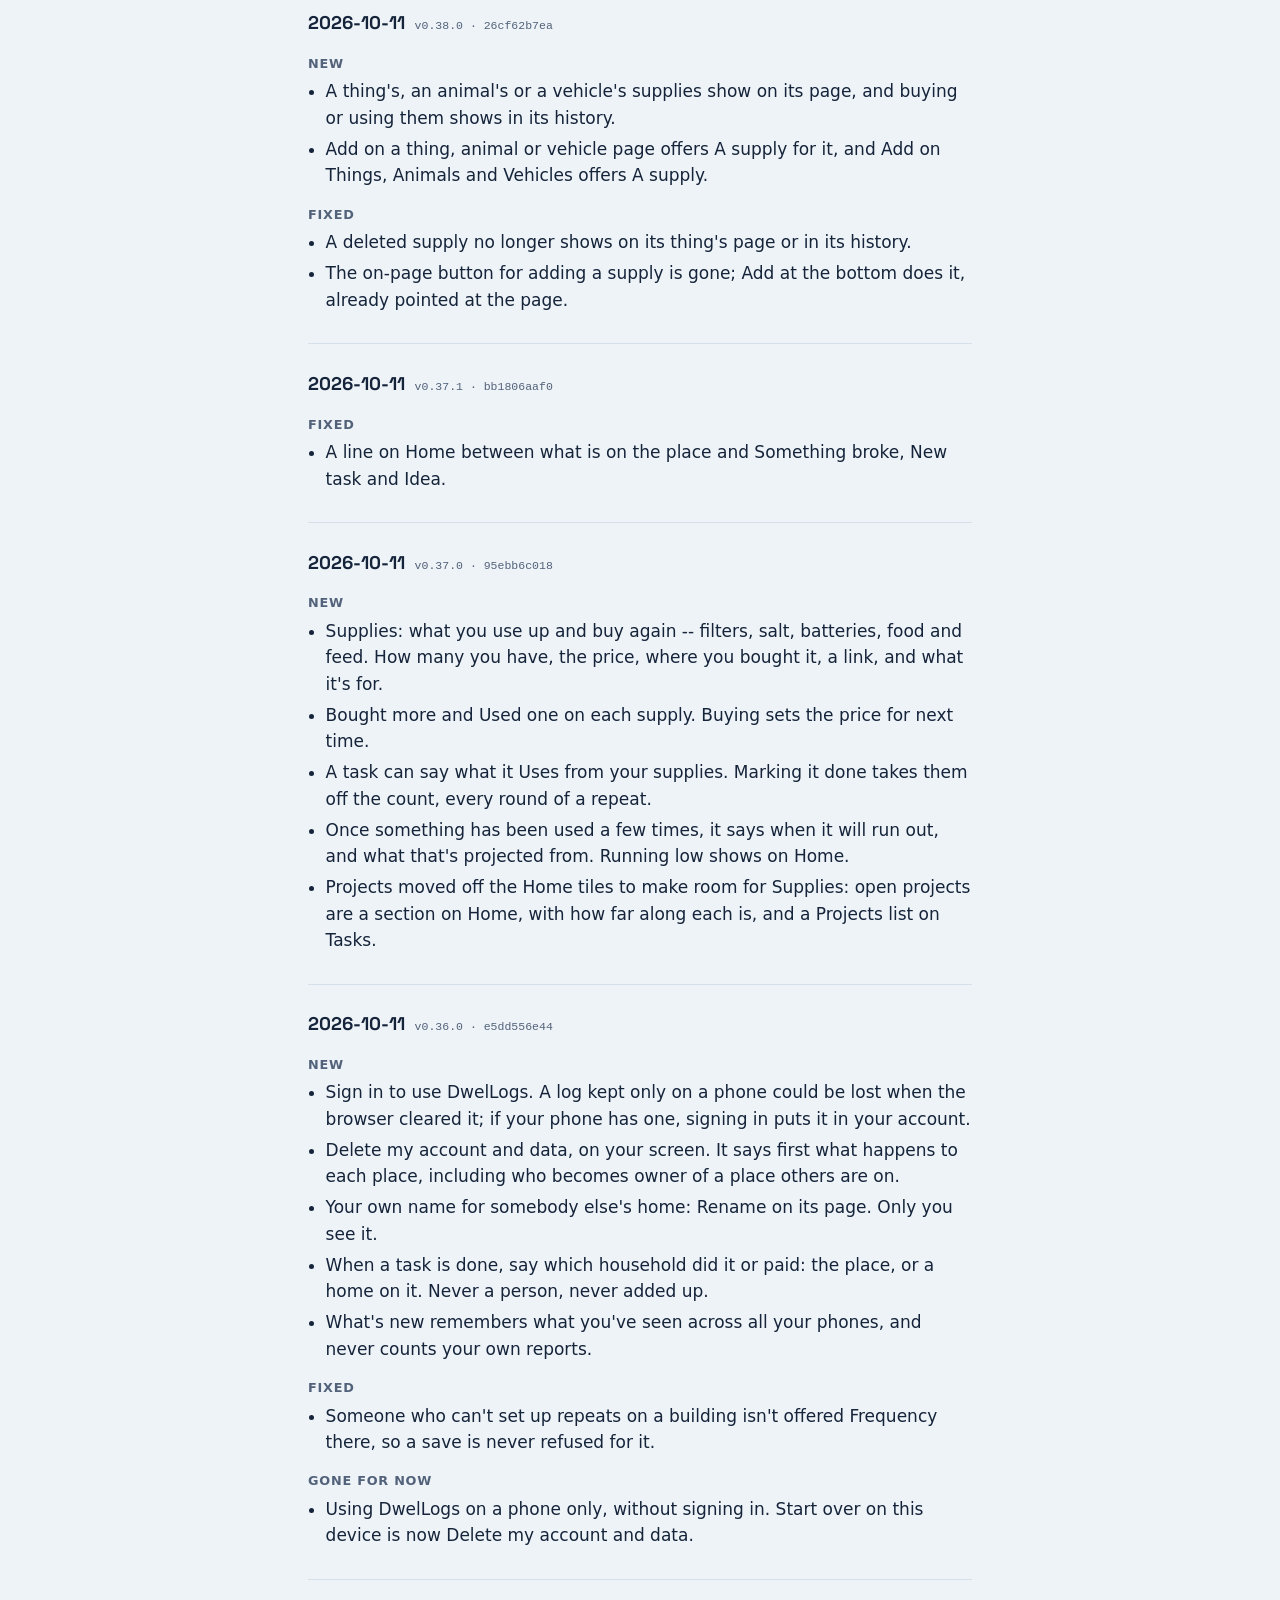
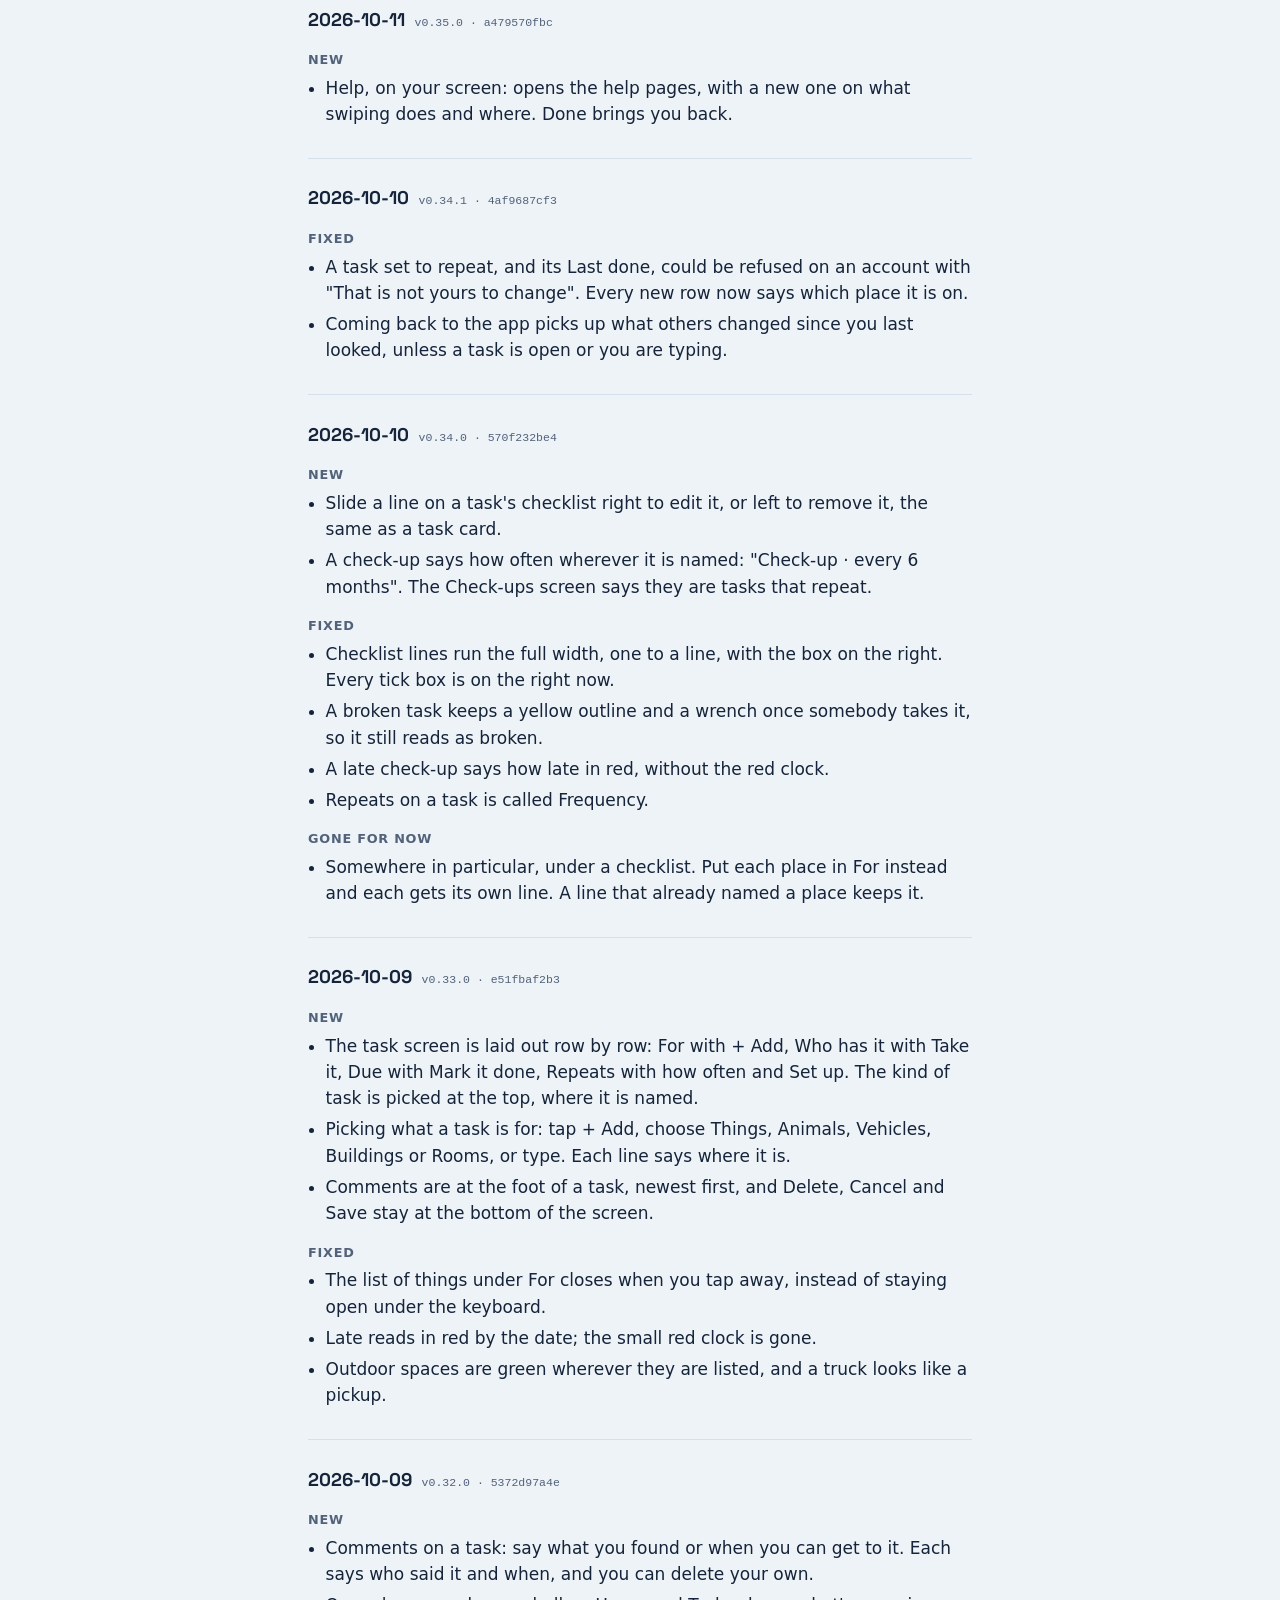
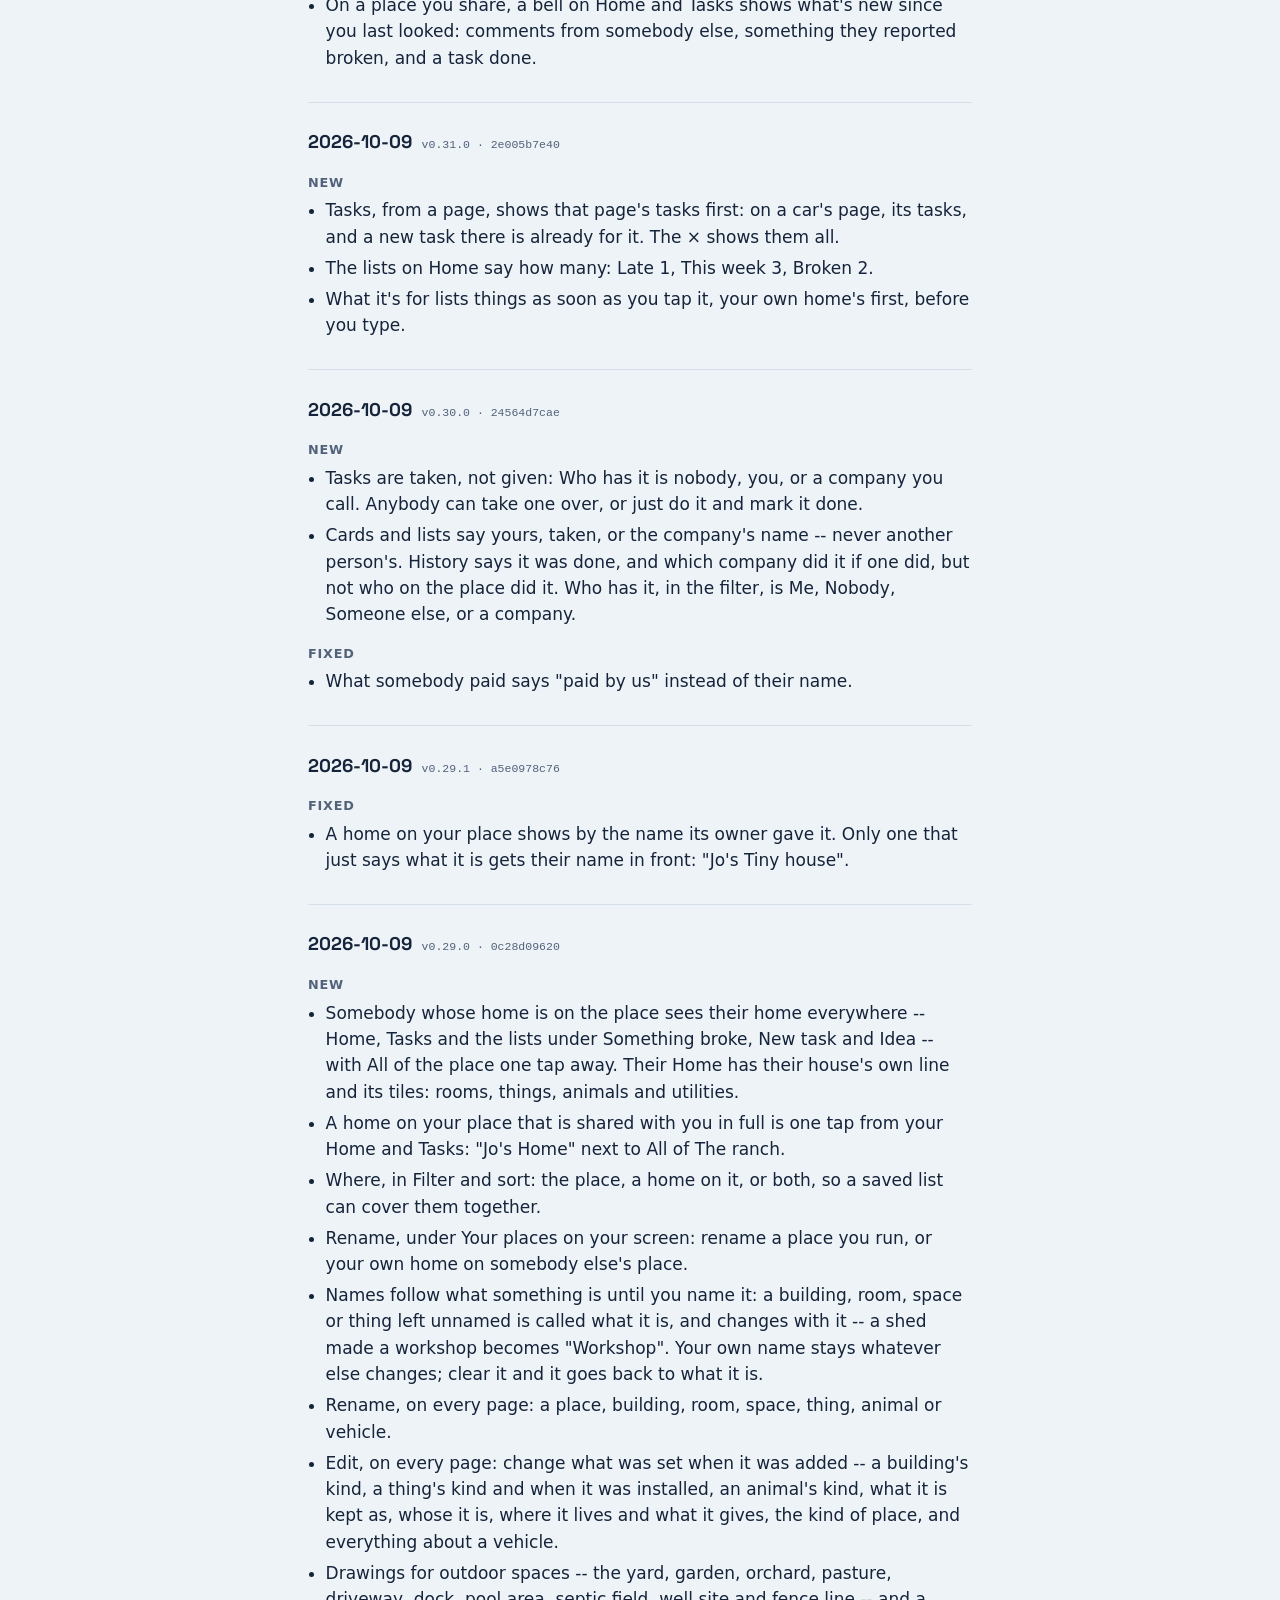
<file: changes/index.html>
<!doctype html>
<html lang="en">
<head>
  <meta charset="utf-8">
  <meta name="viewport" content="width=device-width, initial-scale=1, viewport-fit=cover">
  <title>DwelLogs &mdash; changes</title>
  <meta name="description" content="What has been pushed to DwelLogs, when, what is known to be wrong, and what is being worked on next.">
  <meta name="theme-color" content="#eef3f7" media="(prefers-color-scheme: light)">
  <meta name="theme-color" content="#0e1726" media="(prefers-color-scheme: dark)">
  <link rel="icon" href="/favicon.svg?v=2" type="image/svg+xml">
  <link rel="stylesheet" href="/css/tokens.css">
<style>
  * { box-sizing:border-box }
  body { margin:0; background:var(--bg); color:var(--ink); font-size:17px; line-height:1.55;
    font-family:ui-sans-serif,system-ui,-apple-system,"Segoe UI",Roboto,sans-serif;
    -webkit-font-smoothing:antialiased }
  .wrap { max-width:44rem; margin:0 auto; padding:2.5rem 1.25rem 4rem }
  .wordmark { display:flex; align-items:center; gap:.5rem; margin:0 0 2rem; font-size:1.15rem;
    font-family:"Space Grotesk",ui-sans-serif,system-ui,sans-serif }
  .wordmark img { width:1.6rem; height:1.6rem }
  .wordmark .home { display:flex; align-items:center; gap:.5rem; color:inherit; text-decoration:none }
  .wordmark .home:hover b { text-decoration:underline }
  .wordmark b { font-weight:700 } .wordmark span { color:var(--accent) }
  .wordmark .top { margin-left:auto; font-size:.95rem; font-weight:600;
    color:var(--accent); text-decoration:none }
  h1 { font-family:"Space Grotesk",ui-sans-serif,system-ui,sans-serif;
    font-size:clamp(1.8rem,5vw,2.5rem); line-height:1.1; letter-spacing:-.025em; margin:.2rem 0 .6rem }
  .lede { color:var(--muted); margin:0 0 2rem; max-width:34rem }
  h2 { font-family:"Space Grotesk",ui-sans-serif,system-ui,sans-serif; font-size:1.15rem;
    margin:0 0 .6rem; display:flex; align-items:baseline; gap:.6rem; flex-wrap:wrap }
  h3 { font-size:.8rem; text-transform:uppercase; letter-spacing:.06em;
    color:var(--muted); margin:1rem 0 .3rem; font-weight:600 }
  .stamp { font-family:ui-monospace,SFMono-Regular,Menlo,monospace; font-size:.72rem;
    color:var(--muted); font-weight:400 }
  section { border-top:1px solid var(--line); padding:1.6rem 0 }
  ul { margin:0; padding-left:1.1rem } li { margin:.3rem 0 }
  .box { border:1px solid var(--line); border-radius:.9rem; padding:1.1rem 1.25rem;
    background:var(--card); margin:0 0 1.2rem }
  .box h2 { margin-bottom:.2rem }
  .box.notice { border-color:var(--trace); border-left-width:.35rem }
  footer { border-top:1px solid var(--line); margin-top:2.5rem; padding-top:1.4rem;
    color:var(--muted); font-size:.9rem }
  a { color:var(--accent) } footer a { text-decoration:none }
  footer a:hover { text-decoration:underline }
</style>
<link rel="canonical" href="https://dwellogs.com/changes/">
</head>
<body><div class="wrap">
  <p class="wordmark"><a class="home" href="/"><img src="/favicon.svg?v=2" alt=""><b>Dwel<span>Logs</span></b></a><a class="top" href="/app/">Open</a></p>
  <h1>Changes</h1>
  <p class="lede">Changes go out in batches while this is being built. Newest first, with
    the version and build each one carries &mdash; the app shows you the same, so a report
    can name it.</p>

  <div id="notice"></div>

  <div class="box"><h2>Being worked on</h2>
    <p class="lede" style="margin:.2rem 0 .6rem">A direction, not a date.</p>
    <ul><li>Seeing what the next month and year will cost, from what you&#x27;ve paid, your supplies and your services</li><li>A weekly email of what&#x27;s coming up, and a calendar you can add to your phone</li><li>Ask for help: put one of your tasks out to the whole place, and anybody can take it</li><li>Staying a while: access that ends on its own on the day somebody leaves, and taking somebody off a place yourself</li><li>A room that is somebody&#x27;s, for a lodger, and things that are one person&#x27;s, for roommates</li><li>Renting: say you rent, and the landlord&#x27;s tasks show as theirs, with Tell them or Do it myself</li><li>Checked, not yet: for a check-up that&#x27;s a look, say it didn&#x27;t need doing and when to look again</li><li>In the App Store and Google Play</li><li>Photos and files on a thing or a paper</li></ul></div>

  <div class="box"><h2>Known, and not fixed yet</h2>
    <ul><li>There is nowhere to put a photo or a file yet. A paper is a link to wherever it already lives.</li><li>Costs only count what&#x27;s been recorded. Nothing is projected forward yet, so the number is history rather than a forecast.</li><li>There&#x27;s no weekly email or calendar feed yet.</li></ul></div>

  <section><h2>2026-11-16<span class="stamp">v0.57.0 &middot; 9e31d5f63d</span></h2><h3>New</h3><ul><li>Search on a page, or Search in the bottom bar, finds nothing: Add it there and then, already named what you typed.</li><li>A thing can be part of another thing, from its Edit: the salt cell part of the pool. Its tasks show on the pool.</li><li>A building can be part of another, like a shed that goes with somebody&#x27;s home. Add has A building here on a building&#x27;s page, and the shed shows on that building&#x27;s page and in that home.</li><li>Things added for a pool (the pump, filter, salt cell, chlorinator, cleaner, refill pump and filter trap) go under the pool by themselves.</li></ul><h3>Fixed</h3><ul><li>A task names where its thing is: Refill pump, Pool area. On task cards and in the For line.</li><li>Adding a building saves it as soon as you tap Add. Leaving with Back lost it before; only Done saved it.</li><li>Home no longer asks who lives in somebody else&#x27;s home on your place. Theirs to answer.</li><li>Who lives here lists the people who sign in, as well as names on the log.</li></ul></section><section><h2>2026-11-15<span class="stamp">v0.56.4 &middot; c2688b9a91</span></h2><h3>Fixed</h3><ul><li>A thing, a building, a room, an animal or a vehicle reads like a task: one box of facts under the name, a line each with its action on the right. Where it is, how it is, when it was installed or born, what feeds it and what it feeds, what it runs on (with Change), its shutoff, and its pin with Take me there.</li><li>Comes round is one box of lines, each saying how often and when it&#x27;s next.</li><li>Share is the share mark at the top of the page, as on a task; it was Export at the bottom. It opens the phone&#x27;s share sheet with the same copy, or saves it where the phone can&#x27;t share a file.</li></ul></section><section><h2>2026-11-15<span class="stamp">v0.56.3 &middot; 09e9dea3f3</span></h2><h3>Fixed</h3><ul><li>Who has it gives a long company name its own line, with Call under it on the right.</li><li>Take it shows on a task you&#x27;re reading only when nobody has it. Edit still has it.</li><li>Notes and Comments grow to fit what&#x27;s written; long notes were cut off at three lines.</li><li>The checklist is one box with a line per item, not a card per line.</li><li>Uses is a heading with Add; the supplies picker opens only when you tap Add.</li><li>Edit is for changing the task: Call, Share, Open and Done are on the task you&#x27;re reading, so the form has one Save. A new task can still be marked done as you add it.</li><li>The time and cost boxes no longer overlap on a phone.</li></ul></section><section><h2>2026-11-06<span class="stamp">v0.56.2 &middot; 546c9184d3</span></h2><h3>Fixed</h3><ul><li>A task you&#x27;re reading puts its facts in one box, a line each: For with Add, Who has it with Take it or Call, Due with when it was last done, Repeats and Cost. Adding to For saves straight away.</li><li>Share is the share mark, a square with an arrow, at the top of the task.</li><li>When I&#x27;ll do it sits under the box until you pick one; then it&#x27;s a line in the box with Change.</li><li>Repeats says “Every year”, not “Every 1 year”.</li><li>Before, the times it was done, comes after Comments.</li></ul></section><section><h2>2026-11-06<span class="stamp">v0.56.1 &middot; 3e56ce5056</span></h2><h3>Fixed</h3><ul><li>Search is in the bottom bar on every screen, beside Home, Add and Tasks, instead of only at the top of Home. Back from Search goes to the screen you were on.</li></ul></section><section><h2>2026-11-05<span class="stamp">v0.56.0 &middot; 56dd0cf24f</span></h2><h3>New</h3><ul><li>Search finds the field guide too: type a word like “alarm” or “puppy” and the guide entries that mention it come up last, under Field guide. Each opens on its own page, with yours of that kind listed above it.</li></ul></section><section><h2>2026-11-05<span class="stamp">v0.55.0 &middot; 441c4701a1</span></h2><h3>New</h3><ul><li>Search, at the top of Home: type part of a name or what something is, and it finds the buildings, rooms, things, animals, vehicles, tasks, people and companies, papers, supplies, services and shutoffs on this place. Tap one to go straight to it; Back comes back to your search.</li></ul></section><section><h2>2026-11-05<span class="stamp">v0.54.1 &middot; 0ec8eca548</span></h2><h3>Fixed</h3><ul><li>Bring back on a building moves its animals and vehicles back in, unless you&#x27;ve given them another home since.</li></ul></section><section><h2>2026-11-05<span class="stamp">v0.54.0 &middot; 968d43a9cf</span></h2><h3>New</h3><ul><li>Delete on a thing or a building. It asks first and says what goes with it: a building&#x27;s rooms and things, and their open tasks. Done tasks stay in history, and an animal that lives there stays.</li><li>Bring back: a deleted thing or building waits under Removed, at the bottom of Buildings or Things and on the page it was in. Bring back returns it with everything that went with it.</li></ul></section><section><h2>2026-11-05<span class="stamp">v0.53.0 &middot; 36bf48d0ca</span></h2><h3>New</h3><ul><li>A task you&#x27;ve already made opens to read, not as a form: what it&#x27;s for, who has it, when it&#x27;s due, what it costs. Edit turns it back into the form, with Cancel and Save.</li><li>On a task you&#x27;re reading, the parts you use stay live: Done, When I&#x27;ll do it, the checklist, Uses, Updates, and Notes, which saves when you leave the box.</li><li>Utilities is a page like Animals: your water, septic, power and heating things as tiles, then their tasks and history. Each one opens its own page. What each building runs on is one link away.</li><li>A thing or a building opens to its tasks. Its name and Use my location are inside Edit, at the bottom.</li></ul></section><section><h2>2026-10-22<span class="stamp">v0.52.1 &middot; 2fbca764b4</span></h2><h3>Fixed</h3><ul><li>The time on a task has its own labelled line, beside what a booked visit will cost; it was a blank bar that pushed the button out of line.</li><li>Mark it done is Done (Fixed on something broken), and the box it opens saves with Save.</li><li>No example text in What needs doing?</li></ul></section><section><h2>2026-10-22<span class="stamp">v0.52.0 &middot; f5ded8db54</span></h2><h3>New</h3><ul><li>Vaccines and spaying for a dog, on a dog&#x27;s page: the core vaccines, how the puppy series works, California&#x27;s rabies rule, adult boosters, when to spay or neuter by adult size, and what to ask the vet about — with the sources.</li></ul></section><section><h2>2026-10-22<span class="stamp">v0.51.0 &middot; d08cba0e41</span></h2><h3>New</h3><ul><li>Book a visit on a service: a date, a time and what it will cost, as a task with the company on it. The service shows when it&#x27;s booked, Home shows the time, and Mark it done makes it the visit in history with what it actually cost.</li><li>A time beside Due on any task.</li></ul><h3>Fixed</h3><ul><li>Saving a task no longer clears a cost, how long or what you need when those boxes aren&#x27;t on the screen.</li></ul></section><section><h2>2026-10-22<span class="stamp">v0.50.0 &middot; 4c6671a995</span></h2><h3>New</h3><ul><li>An animal keeps its birthday, the day it joined you, and its breed, on its page and when you add or edit it.</li></ul><h3>Fixed</h3><ul><li>After adding a service, Back goes to the page you added it from, not the list of services.</li><li>Whose is it? offers the place and your household only, never a company you call.</li><li>While you type, the Save bar stops floating over the form and the keyboard.</li><li>A service&#x27;s For list is grouped: buildings and spaces, things, animals, vehicles.</li></ul></section><section><h2>2026-10-22<span class="stamp">v0.49.0 &middot; 98670b450b</span></h2><h3>New</h3><ul><li>A company&#x27;s card has Call and Email, and Edit changes its name, company, phone and email.</li></ul><h3>Fixed</h3><ul><li>Broken on Home puts what&#x27;s for today first, then by date.</li><li>The suggested checklist on something broken is short actions to tick; the why and how stay in About this.</li></ul></section><section><h2>2026-10-22<span class="stamp">v0.48.0 &middot; 36c139c229</span></h2><h3>New</h3><ul><li>About this, on the septic tank, leach field, septic pump and septic alarm panel: what it is, what it does, where it usually is, what&#x27;s normal, what a sound or light means, what to do first and who fixes it — with the sources it comes from.</li><li>Something&#x27;s wrong with it, on one of those, starts with a suggested checklist: call the septic company, go easy on water, keep the lids closed. Remove any line before you save.</li></ul></section><section><h2>2026-10-22<span class="stamp">v0.47.0 &middot; 5258677354</span></h2><h3>New</h3><ul><li>Call the company that has a task straight from the task, and Share a task as text — what, since when, the notes, the checklist and the updates — for whoever is coming to fix it.</li><li>On something broken, comments are Updates, each with its day and time, so what you tried and saw reads as a timeline.</li></ul></section><section><h2>2026-10-16<span class="stamp">v0.46.1 &middot; 3fb2f1c33e</span></h2><h3>Fixed</h3><ul><li>The last few buttons and labels in the old wording now use the usual words too: Name, Export, Cancel, Use my location, and mark it done.</li></ul></section><section><h2>2026-10-15<span class="stamp">v0.46.0 &middot; b351a39f72</span></h2><h3>New</h3><ul><li>Planned upkeep: when the database is going to be updated, a notice shows days ahead, above What has changed and on the site&#x27;s Changes page, saying when.</li><li>A task started from Vehicles (or Animals, or Things) starts with For set: the one you have, or the list of them to pick from.</li></ul><h3>Fixed</h3><ul><li>While the database is away for an update, saves wait on your phone and go up when it&#x27;s back. Before, a save then showed an error, and a change already waiting from a moment with no signal could be lost.</li><li>Add and Tasks show the page they&#x27;re for as a chip with its own ×, the same as For on a task. The separate &quot;× anything&quot; and &quot;× all&quot; are gone.</li><li>Feedback is Send and Cancel. Sending saves it straight to us; no mail app.</li><li>Buttons and fields say what they do in the usual words: Save, Cancel, Done, Export, Use my location, Name, Notes, Cost.</li><li>Changes and Feedback, at the foot of Home, are shorter and centred.</li></ul></section><section><h2>2026-10-11<span class="stamp">v0.45.0 &middot; a3741ec365</span></h2><h3>New</h3><ul><li>When I&#x27;ll do it, on the task itself: Today, This week, Next week or Later, apart from when it&#x27;s due. It&#x27;s the same as the plan board, so a card can move without dragging.</li><li>A Call step in an emergency plan takes their number right there, and gets a Call button. Points at lists the companies you use, the numbers you keep, and people.</li><li>A plan step&#x27;s Do can be any word you like.</li><li>Someone to call is right under Who to call on the Emergency screen.</li></ul><h3>Fixed</h3><ul><li>The sign-in code box is the full width of the screen.</li><li>On an iPhone, the first screen says to add DwelLogs to your Home Screen before signing in, because the Home Screen app keeps its own sign-in.</li><li>Coming back to the code screen already signed in goes on in.</li></ul><h3>Gone for now</h3><ul><li>Who to call is no longer repeated on each plan: a plan&#x27;s calls are its steps, and 911 is on the Emergency screen.</li></ul></section><section><h2>2026-10-11<span class="stamp">v0.44.0 &middot; cb259f511d</span></h2><h3>New</h3><ul><li>Drag a card to another column on a board, by finger or mouse. On a phone, hold it a moment until it lifts; a quick swipe still scrolls the board. The Move box is off the cards.</li><li>Flipbooks on the Help pages, the front page and See: the real screens, flipping through what happens when you slide a card, change an emergency plan, or turn your phone sideways.</li><li>A new help page, Lists and boards.</li></ul><h3>Fixed</h3><ul><li>Zooming the board out shrank the task names but not the line under them.</li><li>A thing with a kind of your own could be refused on the next try after its first save failed.</li></ul></section><section><h2>2026-10-11<span class="stamp">v0.43.0 &middot; 426a73a5c8</span></h2><h3>New</h3><ul><li>An emergency plan is a draft until you save it: slide a suggested step right to change it -- the plumber can be your own plumber, with their number -- or left to remove it, and add your own. Cancel leaves nothing behind.</li><li>A saved plan works the same way: slide any step to change or remove it.</li><li>A paper&#x27;s What is it? is type-to-find, with your own kind when it isn&#x27;t on the list, and can be skipped when the paper has a name.</li><li>Someone to call, from Add on the Emergency screen: Grandma to get the kids, the lawyer, the police non-emergency line. They&#x27;re the place&#x27;s, so everyone on it sees them in Who to call, right after 911.</li><li>Tasks says when you can turn your phone sideways to see them as a board, until you&#x27;ve seen it.</li><li>Zoom the board out to see more columns: pinch it, or use - and +. It remembers.</li></ul><h3>Fixed</h3><ul><li>Start blank, then Cancel, saved an empty plan and hid the suggestions. An empty plan doesn&#x27;t count now.</li><li>A plan not saved yet still shows the shutoffs that matter and who to call.</li></ul></section><section><h2>2026-10-11<span class="stamp">v0.42.0 &middot; b584067beb</span></h2><h3>New</h3><ul><li>Emergency, the red button near the top of Home: what&#x27;s happening? Water leak, fire or evacuating, gas smell, earthquake, flood, storm, power out -- each your plan in order, the shutoffs that matter, and who to call with one tap. It works with no signal.</li><li>Every situation starts from a suggested plan, labelled with where it came from (Ready.gov, CAL FIRE, common plumbing advice). Keep it to make it yours, or start blank. Steps that turn something off point at your own shutoffs.</li><li>Plan for a situation of your own: Add, then Something else to plan for.</li><li>A step can point at a shutoff, someone to call, an animal, a vehicle, a thing or a paper.</li><li>Papers are back: where the original is, its number, who to call about it, and a link if a copy is online.</li></ul><h3>Fixed</h3><ul><li>Adding a shutoff without a name or How it turns was refused. It takes the thing&#x27;s name, and How it turns is optional; Where it is is the one it asks for.</li><li>If a save is ever missing something it needs, it says which field, in the screen&#x27;s own words.</li></ul></section><section><h2>2026-10-11<span class="stamp">v0.41.1 &middot; 9bd9ab61cc</span></h2><h3>Fixed</h3><ul><li>Coming back to the app on a new day counts as using it that day, not only opening it fresh.</li></ul></section><section><h2>2026-10-11<span class="stamp">v0.41.0 &middot; 6ba8664d5d</span></h2><h3>New</h3><ul><li>Shutoffs: a red button near the top of Home. Water, electric, gas, septic and irrigation, each saying where it is first, how it turns, and what it doesn&#x27;t cover.</li><li>Mark where I&#x27;m standing pins a shutoff -- or any thing or building -- where you stand, and Take me there gives walking directions to it. Walk the property once and pin every hose bib.</li><li>A thing can have its shutoff: the switch in the septic pump&#x27;s control box, the breaker for the well pump. Add, then Its shutoff, on its page.</li><li>New kinds of thing: shutoffs (main water, gas, main breaker and more, each with a yearly check), a septic pump control panel with a high-water alarm test, and hose bibs with a check before the first freeze.</li><li>What it shuts off is type-to-find, with your own kind when it isn&#x27;t on the list.</li></ul></section><section><h2>2026-10-11<span class="stamp">v0.40.0 &middot; 02229be82c</span></h2><h3>New</h3><ul><li>What kind of thing? is type-to-find, with what fits the building first. If it isn&#x27;t on the list, add it as its own kind -- a weedwacker, a log splitter.</li><li>Home&#x27;s Supplies tile is Supplies &amp; services: one screen with both, and Add there offers either.</li></ul></section><section><h2>2026-10-11<span class="stamp">v0.39.1 &middot; db4782090a</span></h2><h3>Fixed</h3><ul><li>A supply&#x27;s history no longer says Used one twice.</li></ul></section><section><h2>2026-10-11<span class="stamp">v0.39.0 &middot; f2a736a3ca</span></h2><h3>New</h3><ul><li>Services: who you call, for what, how often and what a visit costs -- &quot;Valley Septic pumps the septic tank every 3 years, $350&quot;. Add on a thing, building, animal or vehicle offers A service for it.</li><li>A service&#x27;s check-up comes due on Home under the company&#x27;s name. Marking it done is their visit, in the thing&#x27;s history with what it cost.</li><li>Log a visit, including ones from before you lived there. The next one is counted from the latest.</li><li>Who looks after it, on each thing&#x27;s page; Services on People and companies, and each company&#x27;s page lists what they do here and when they came.</li><li>Buildings &amp; rooms on Home is now Buildings &amp; spaces: a space is a room, a yard or a pasture alike.</li></ul></section><section><h2>2026-10-11<span class="stamp">v0.38.0 &middot; 26cf62b7ea</span></h2><h3>New</h3><ul><li>A thing&#x27;s, an animal&#x27;s or a vehicle&#x27;s supplies show on its page, and buying or using them shows in its history.</li><li>Add on a thing, animal or vehicle page offers A supply for it, and Add on Things, Animals and Vehicles offers A supply.</li></ul><h3>Fixed</h3><ul><li>A deleted supply no longer shows on its thing&#x27;s page or in its history.</li><li>The on-page button for adding a supply is gone; Add at the bottom does it, already pointed at the page.</li></ul></section><section><h2>2026-10-11<span class="stamp">v0.37.1 &middot; bb1806aaf0</span></h2><h3>Fixed</h3><ul><li>A line on Home between what is on the place and Something broke, New task and Idea.</li></ul></section><section><h2>2026-10-11<span class="stamp">v0.37.0 &middot; 95ebb6c018</span></h2><h3>New</h3><ul><li>Supplies: what you use up and buy again -- filters, salt, batteries, food and feed. How many you have, the price, where you bought it, a link, and what it&#x27;s for.</li><li>Bought more and Used one on each supply. Buying sets the price for next time.</li><li>A task can say what it Uses from your supplies. Marking it done takes them off the count, every round of a repeat.</li><li>Once something has been used a few times, it says when it will run out, and what that&#x27;s projected from. Running low shows on Home.</li><li>Projects moved off the Home tiles to make room for Supplies: open projects are a section on Home, with how far along each is, and a Projects list on Tasks.</li></ul></section><section><h2>2026-10-11<span class="stamp">v0.36.0 &middot; e5dd556e44</span></h2><h3>New</h3><ul><li>Sign in to use DwelLogs. A log kept only on a phone could be lost when the browser cleared it; if your phone has one, signing in puts it in your account.</li><li>Delete my account and data, on your screen. It says first what happens to each place, including who becomes owner of a place others are on.</li><li>Your own name for somebody else&#x27;s home: Rename on its page. Only you see it.</li><li>When a task is done, say which household did it or paid: the place, or a home on it. Never a person, never added up.</li><li>What&#x27;s new remembers what you&#x27;ve seen across all your phones, and never counts your own reports.</li></ul><h3>Fixed</h3><ul><li>Someone who can&#x27;t set up repeats on a building isn&#x27;t offered Frequency there, so a save is never refused for it.</li></ul><h3>Gone for now</h3><ul><li>Using DwelLogs on a phone only, without signing in. Start over on this device is now Delete my account and data.</li></ul></section><section><h2>2026-10-11<span class="stamp">v0.35.0 &middot; a479570fbc</span></h2><h3>New</h3><ul><li>Help, on your screen: opens the help pages, with a new one on what swiping does and where. Done brings you back.</li></ul></section><section><h2>2026-10-10<span class="stamp">v0.34.1 &middot; 4af9687cf3</span></h2><h3>Fixed</h3><ul><li>A task set to repeat, and its Last done, could be refused on an account with &quot;That is not yours to change&quot;. Every new row now says which place it is on.</li><li>Coming back to the app picks up what others changed since you last looked, unless a task is open or you are typing.</li></ul></section><section><h2>2026-10-10<span class="stamp">v0.34.0 &middot; 570f232be4</span></h2><h3>New</h3><ul><li>Slide a line on a task&#x27;s checklist right to edit it, or left to remove it, the same as a task card.</li><li>A check-up says how often wherever it is named: &quot;Check-up · every 6 months&quot;. The Check-ups screen says they are tasks that repeat.</li></ul><h3>Fixed</h3><ul><li>Checklist lines run the full width, one to a line, with the box on the right. Every tick box is on the right now.</li><li>A broken task keeps a yellow outline and a wrench once somebody takes it, so it still reads as broken.</li><li>A late check-up says how late in red, without the red clock.</li><li>Repeats on a task is called Frequency.</li></ul><h3>Gone for now</h3><ul><li>Somewhere in particular, under a checklist. Put each place in For instead and each gets its own line. A line that already named a place keeps it.</li></ul></section><section><h2>2026-10-09<span class="stamp">v0.33.0 &middot; e51fbaf2b3</span></h2><h3>New</h3><ul><li>The task screen is laid out row by row: For with + Add, Who has it with Take it, Due with Mark it done, Repeats with how often and Set up. The kind of task is picked at the top, where it is named.</li><li>Picking what a task is for: tap + Add, choose Things, Animals, Vehicles, Buildings or Rooms, or type. Each line says where it is.</li><li>Comments are at the foot of a task, newest first, and Delete, Cancel and Save stay at the bottom of the screen.</li></ul><h3>Fixed</h3><ul><li>The list of things under For closes when you tap away, instead of staying open under the keyboard.</li><li>Late reads in red by the date; the small red clock is gone.</li><li>Outdoor spaces are green wherever they are listed, and a truck looks like a pickup.</li></ul></section><section><h2>2026-10-09<span class="stamp">v0.32.0 &middot; 5372d97a4e</span></h2><h3>New</h3><ul><li>Comments on a task: say what you found or when you can get to it. Each says who said it and when, and you can delete your own.</li><li>On a place you share, a bell on Home and Tasks shows what&#x27;s new since you last looked: comments from somebody else, something they reported broken, and a task done.</li></ul></section><section><h2>2026-10-09<span class="stamp">v0.31.0 &middot; 2e005b7e40</span></h2><h3>New</h3><ul><li>Tasks, from a page, shows that page&#x27;s tasks first: on a car&#x27;s page, its tasks, and a new task there is already for it. The × shows them all.</li><li>The lists on Home say how many: Late 1, This week 3, Broken 2.</li><li>What it&#x27;s for lists things as soon as you tap it, your own home&#x27;s first, before you type.</li></ul></section><section><h2>2026-10-09<span class="stamp">v0.30.0 &middot; 24564d7cae</span></h2><h3>New</h3><ul><li>Tasks are taken, not given: Who has it is nobody, you, or a company you call. Anybody can take one over, or just do it and mark it done.</li><li>Cards and lists say yours, taken, or the company&#x27;s name -- never another person&#x27;s. History says it was done, and which company did it if one did, but not who on the place did it. Who has it, in the filter, is Me, Nobody, Someone else, or a company.</li></ul><h3>Fixed</h3><ul><li>What somebody paid says &quot;paid by us&quot; instead of their name.</li></ul></section><section><h2>2026-10-09<span class="stamp">v0.29.1 &middot; a5e0978c76</span></h2><h3>Fixed</h3><ul><li>A home on your place shows by the name its owner gave it. Only one that just says what it is gets their name in front: &quot;Jo&#x27;s Tiny house&quot;.</li></ul></section><section><h2>2026-10-09<span class="stamp">v0.29.0 &middot; 0c28d09620</span></h2><h3>New</h3><ul><li>Somebody whose home is on the place sees their home everywhere -- Home, Tasks and the lists under Something broke, New task and Idea -- with All of the place one tap away. Their Home has their house&#x27;s own line and its tiles: rooms, things, animals and utilities.</li><li>A home on your place that is shared with you in full is one tap from your Home and Tasks: &quot;Jo&#x27;s Home&quot; next to All of The ranch.</li><li>Where, in Filter and sort: the place, a home on it, or both, so a saved list can cover them together.</li><li>Rename, under Your places on your screen: rename a place you run, or your own home on somebody else&#x27;s place.</li><li>Names follow what something is until you name it: a building, room, space or thing left unnamed is called what it is, and changes with it -- a shed made a workshop becomes &quot;Workshop&quot;. Your own name stays whatever else changes; clear it and it goes back to what it is.</li><li>Rename, on every page: a place, building, room, space, thing, animal or vehicle.</li><li>Edit, on every page: change what was set when it was added -- a building&#x27;s kind, a thing&#x27;s kind and when it was installed, an animal&#x27;s kind, what it is kept as, whose it is, where it lives and what it gives, the kind of place, and everything about a vehicle.</li><li>Drawings for outdoor spaces -- the yard, garden, orchard, pasture, driveway, dock, pool area, septic field, well site and fence line -- and a green for what grows and lives: spaces and animals.</li></ul><h3>Fixed</h3><ul><li>A place left unnamed is called what it is -- Tiny house, House, Condo, Cabin -- and so is its building, instead of &quot;Home&quot;.</li><li>Fewer words: signing in, setting up, the setup card, Check-ups, Tell us something and leaving a place each say less.</li><li>Fewer words on cards and pages: done is a tick and late is a clock; &quot;fine&quot; and &quot;due soon&quot; are gone, because the date beside them already says it; the &quot;Last: …&quot; line under a page&#x27;s name is gone, because History has it; empty lists say less.</li></ul></section><section><h2>2026-10-08<span class="stamp">v0.28.0 &middot; b6a5ceb219</span></h2><h3>New</h3><ul><li>Several of the same thing share one check-up, the way one deworming covers both cats: six smoke detectors get one &quot;Test it&quot;, with a line for each to tick. New ones are combined when you add them. Ones you already have are offered on Check-ups, with Combine. Each thing keeps its own history, and a check-up on a different schedule stays its own.</li></ul></section><section><h2>2026-10-08<span class="stamp">v0.27.0 &middot; 7bfd21d0dd</span></h2><h3>New</h3><ul><li>Somebody whose home is on the place sees, under Broken on their Home, what is broken on the place&#x27;s things that feed it -- the well, the septic -- as well as their own.</li></ul><h3>Fixed</h3><ul><li>Bringing a home in failed with &quot;That is not yours to change on this place&quot; for somebody who had already signed in and accepted the invite. Their phone&#x27;s log goes up as theirs now, and the home comes in.</li></ul></section><section><h2>2026-10-08<span class="stamp">v0.26.0 &middot; d67609e108</span></h2><h3>New</h3><ul><li>Any list as a board: on Tasks, or a saved list, choose Board by plan -- Not planned, Today, This week, Next week, Later, which is when you mean to do it, apart from when it is due -- or Board by status -- To do, In progress, Waiting, Done. Drag a card to another column, or use Move on it. Moving to Done logs it done today. Turning a phone sideways on Tasks shows the board.</li></ul><h3>Fixed</h3><ul><li>A task&#x27;s card says In progress, Waiting, or the plan you gave it -- Today, This week -- when it has one.</li></ul></section><section><h2>2026-10-08<span class="stamp">v0.25.0 &middot; 3f634820e7</span></h2><h3>New</h3><ul><li>Saved lists: on Tasks, set the filter and Save as a list. Each list gets a tile under Lists on Home, with how many tasks are in it. Open one to see its tasks; change its filter and Save changes, or Delete this list. Your lists are yours; nobody else on the place sees them.</li></ul><h3>Fixed</h3><ul><li>&quot;To prioritize&quot; is called Unprioritized: tasks with no date or nobody on them yet.</li><li>A task a company has -- Valley Septic, the vet -- counts as somebody having it: its card says so, it goes on Home once it has a date, and Who has it in the filter finds it.</li></ul></section><section><h2>2026-10-08<span class="stamp">v0.24.0 &middot; 98b14e2d0c</span></h2><h3>New</h3><ul><li>Add at the bottom narrows to where you are: on Animals it is an animal, or a task for an animal whose For only looks among the animals; the same on Vehicles, Things and Buildings. The x opens everything. Pages no longer have their own add buttons.</li><li>Broken is its own list, and comes first: at the top of Home, first on Tasks whatever the sort, and as Broken next to To do.</li><li>Tasks has its lists side by side: To do, Broken, To prioritize, Ideas, Done, All.</li><li>Filters pick several at once: kinds, when, who has it and whether it repeats are taps; a building, thing, animal or vehicle are four short lists instead of one long one.</li><li>Lists fold: tap a heading -- Broken, Coming up, Buildings, Things, Tasks -- to close it, and it stays closed until you open it again.</li><li>Ideas on Home, folded until you open them.</li><li>Something broke, New task and Idea show what is already there first, with New at the top, so the same thing is not added twice. With nothing there yet, they go straight to adding.</li></ul><h3>Fixed</h3><ul><li>Your screen is tighter: your name and Save on one line, each place a card with its links under it, and fewer words.</li><li>Filter and sort on Tasks is two across instead of six boxes down.</li><li>Lists of ticks, like what an animal gives, are two across. Short questions sit side by side. The main button is always on the right, after Cancel.</li><li>The Home buttons at the bottom of pages are gone; the bar at the bottom has Home.</li><li>Something broke, New task and Idea show how many are open as a small number in the corner, instead of links underneath.</li><li>The bar at the bottom lights Add while you are adding and Tasks on a list of tasks.</li><li>People and companies are tiles, side by side; adding someone you call is folded away until you want it.</li><li>Filter words are plainer: Repeats or Once instead of &quot;From: Written down&quot;.</li></ul></section><section><h2>2026-10-07<span class="stamp">v0.23.0 &middot; f43c8478ca</span></h2><h3>New</h3><ul><li>The bar at the bottom -- Home, Add, Tasks -- is on every screen, except a task&#x27;s own, which has Delete, Cancel and Save.</li><li>Every page is laid out like Home: its name on the left and you on the right, then what is in it as tiles, each with a + to add one there, then its tasks. Buildings shows the buildings and the outdoor spaces; a building shows its rooms and areas, its things and its animals.</li><li>Things, animals and vehicles say where they are under their names, instead of what they are again.</li><li>Add starts from where you were: on Tato&#x27;s page it offers a task for Tato or another animal; on the house, a room, a thing, an animal or a task there. The x takes you back to adding anything.</li><li>Vehicles have their own drawings -- a car, a truck, a motorbike, an ATV, a tractor, a trailer, a boat, a mower -- on their tiles and on the Vehicles line.</li><li>Something broke, New task and Idea on Home are tiles with pictures, like the ones that ask what kind of task.</li><li>Tasks opens like Home: Something broke, New task and Idea at the top, then how many tasks with To do, Done and All beside it.</li></ul><h3>Fixed</h3><ul><li>Things, animals and vehicles can be added from their own pages again.</li><li>Task cards look the same everywhere: what and where on the left, when and how it stands on the right. History reads the same way.</li><li>Save and the other buttons sit on the right. Links look like links.</li><li>Shorter words: Coming up with 7, 30 or 90 days beside it; &quot;7 more&quot;; tiles that say &quot;11 Buildings &amp; rooms&quot;; Tasks with To do and History beside it.</li></ul></section><section><h2>2026-10-07<span class="stamp">v0.22.0 &middot; d1cf3a964a</span></h2><h3>New</h3><ul><li>Four kinds of task. Add a task asks which first: Maintenance (once or on a repeat), Broken (with how bad, and Mark it fixed), Idea (just what and what for, and Make it a task or a project when you are ready) or Project (its own tasks inside it, with &quot;3 of 7&quot;).</li><li>Still to prioritize, on Home: a task you added shows on Home once it has a date and somebody on it. The rest wait behind this one button. A project&#x27;s tasks stay in the project, and ideas under Ideas on Tasks.</li><li>A new Home: the place and you at the top, then six tiles -- Buildings &amp; rooms, Animals, Vehicles, Things, Utilities and Projects -- each saying how many and how many to do. Then Something broke, New task and Idea across the screen, with what is open under each; Next 7, 30 or 90 days; and cards with what and where on the left and when and how it stands on the right.</li><li>Projects: a list of them from Home, each with how many of its tasks are done.</li><li>Home&#x27;s first tile follows the place: a house, a condo or a boat shows its Rooms; land or a lot shows its Spaces -- the garden, the pasture; a ranch or a farm shows Buildings &amp; rooms. Add a garage to a house and it becomes Buildings &amp; rooms by itself.</li></ul><h3>Fixed</h3><ul><li>A done task says so: &quot;Done Oct 6&quot; at the top of it and on its line, and a green done on the Tasks list, with the date in words.</li><li>&quot;Updated — see what changed&quot; stays gone once you have opened it or said Not now. Signed in, it came back every day.</li><li>What feeds it is called Utilities, on Home and on its own page.</li></ul><h3>Gone for now</h3><ul><li>&quot;Things need you now&quot; and the big number on Home, and Everything as a span on Home. Everything is on Tasks.</li></ul></section><section><h2>2026-10-06<span class="stamp">v0.21.0 &middot; c90c11f669</span></h2><h3>New</h3><ul><li>A new task screen, top to bottom: what needs doing; what it is for; who has it, with Take it; when it is due, when it was last done, and Mark it done; whether it repeats, with Set up for how often; notes; the checklist; and Delete, Cancel and Save at the bottom.</li><li>Who has it can be you, somebody on the place, or a company you call. It takes the place of Who you call.</li><li>A building, on Add, on Buildings and on the place&#x27;s page: a carport, a garage or a shed on its own, without a thing to put in it first.</li></ul><h3>Fixed</h3><ul><li>Adding a vehicle offers Somewhere new -- a garage, a carport -- and only the parts of the building it is parked in, not every bedroom and attic on the place.</li><li>Home says Other tasks, not On your list: nobody had taken them.</li><li>The grey example in a box clears as soon as you tap it, and a task&#x27;s checklist says add a line instead of an example about bottle tops.</li><li>Buildings show as squares with their own names, like the tiles on Home. A building you renamed no longer has what kind it is written under it as well.</li><li>Ideas on Tasks shows only when there are ideas. Nothing makes one for now, so it was a tab that was always empty.</li><li>Check-ups: Next due moves as you fill in Last done or how often -- every 4 months from Aug 20 shows Dec 20 straight away, not the old date until you save. A date you type into Next due yourself stays.</li><li>Home starts with Buildings, Animals and the rest, then what needs doing.</li><li>&quot;Ticking it off&quot; says &quot;Checking it off&quot;.</li></ul><h3>Gone for now</h3><ul><li>More on a task, and Later inside it: the due date moves a task. Done today at the bottom of a task: Mark it done is next to the due date, and asks for the day, what happened and what it cost.</li></ul></section><section><h2>2026-10-05<span class="stamp">v0.20.0 &middot; e1ff34c977</span></h2><h3>New</h3><ul><li>Task, not job, everywhere: Add a task, the Tasks tab, New task. The same thing, under the word people use for it.</li><li>Start with a task: after your name and the place&#x27;s name, you are on Home. Setting the place up is there when you want it, under Set it up on Home, and nobody has to.</li><li>A new task finds what it is for as you type -- a thing, an animal, a building, a room -- or adds it on the spot: its name, what it is, and where. Something the app knows, like a pool filter, gets its check-ups offered after you save. Notes sit right under it, for anybody who would rather just write it down.</li><li>Later, under More on a task: pick a new day, and it moves.</li></ul><h3>Fixed</h3><ul><li>Signing out goes to the sign-in screen, even when the phone has a log on it from before you signed in. That log is one tap away there, under Use it on this phone.</li></ul></section><section><h2>2026-10-05<span class="stamp">v0.19.0 &middot; 9d53f294cd</span></h2><h3>New</h3><ul><li>A job for several animals or things has a line for each: tick them as you get to them. The card says &quot;3 of 5&quot;, each one&#x27;s own history says when it was done, and the job is done when they all are -- or tap Done today for the rest. The next time round, they all start unticked.</li></ul><h3>Fixed</h3><ul><li>A job&#x27;s card on Home says what it is about -- the utility sink, the barn -- the way a check-up&#x27;s card does, instead of &quot;Something to do&quot;.</li><li>One job for both cats says &quot;Tato and Biscuit&quot; on its card, on Animals and on each cat&#x27;s page. It named only the first, so it looked as if the other&#x27;s was missing.</li></ul></section><section><h2>2026-10-05<span class="stamp">v0.18.0 &middot; 362995ee84</span></h2><h3>New</h3><ul><li>Home looks 30 days ahead, or 90, or everything: your choice at the top, and it remembers. Anything late always shows; the rest is one line that opens Jobs.</li><li>Something broke, on Home, next to Add a job.</li><li>On a thing&#x27;s page: Something&#x27;s wrong with it, a job about that thing in one tap.</li><li>Slide a check-up left to Stop it reminding you: on Home, on Jobs and on a page&#x27;s Comes round. It can be turned back on under Check-ups. Check-ups on a page slide right to Done too.</li></ul><h3>Fixed</h3><ul><li>Adding a thing of a kind your account did not have yet, like a pool, failed with an error about &quot;category_id&quot;. It saves now.</li><li>What kind of thing? is grouped, with what fits the building first: a pool area opens on Pool &amp; spa.</li><li>History on a building or a group puts the thing first and what was done under it, with dates as Oct 5 rather than 2026-10-05.</li><li>Opening a building or a group starts on To do, not on whichever tab the last one was left on.</li><li>Saving Rooms, What&#x27;s in it or What it runs on goes back to the page you opened it from -- the barn, the coop -- not Home. Adding a thing does the same, by way of its check-ups.</li><li>Buildings, and Rooms &amp; things, leave out jobs about animals and vehicles. Deworming the cat showed under Buildings because the cat lives in the house.</li><li>Waiting invites say what they let somebody do, and the date they stop working, in words.</li><li>Adding an animal, Who lives here and Move it go back to the page you opened them from, on save or Cancel.</li></ul><h3>Gone for now</h3><ul><li>Parked for now, to get the basics right first: What it needs on a job, spares and Running low; Soonest, Quickest and Cheapest; the Costs tab; papers; the kind of job; parts of a thing; and Whose it is on a building. Nothing you saved is lost, and each comes back when it is needed.</li></ul></section><section><h2>2026-10-05<span class="stamp">v0.17.0 &middot; e8fba74c7a</span></h2><h3>New</h3><ul><li>Pools and hot tubs: the pool, its pump, filter, salt cell or chlorinator, cleaner, refill pump and filter traps, each with its own check-ups. A pool area leads with them on What&#x27;s in it.</li><li>Outdoor things: deck boards (look over them, and seal or stain), outdoor lights, a grill and a patio heater. A deck, porch or patio leads with them.</li><li>Internet: a router or modem, and Wi-Fi hubs, so you know where each one is. The companies behind your accounts go on People and companies.</li><li>A lift pump, for a holding tank that pumps up to a septic tank, and a leach field to walk now and then.</li><li>Parts of a thing: from a thing&#x27;s page, A part of it adds a filter cartridge, a UV lamp or a pool&#x27;s pump to it, each with its own dates. Changing one cartridge does not reset the others.</li><li>Outdoor places -- a pool area, a garden, a leach field -- can say what is in them, from What&#x27;s in it or their own page. Still blank does not ask them.</li></ul><h3>Fixed</h3><ul><li>Save and Done today stay pinned to the bottom of a job, and the job scrolls under them. Save sat in the middle of the screen, and opening anything above it pushed it out of sight.</li><li>&quot;Pool area&quot; says it is the area around the pool; the pool itself is a thing in it.</li></ul></section><section><h2>2026-10-05<span class="stamp">v0.16.0 &middot; e840571a09</span></h2><h3>New</h3><ul><li>Toilets, showers and bathtubs on What&#x27;s in it, next to the sinks, each with a look now and then: a toilet that runs or rocks, a shower head to descale, caulk to check.</li></ul><h3>Fixed</h3><ul><li>Saving What&#x27;s in it with nothing filled in counts as nothing in here, so an empty shed stops coming up first on &quot;Save, then …&quot;.</li><li>Setting up says what Take me in does, and has it at the top as well as the bottom. Setup stays open until it is tapped, so it was easy to stay on it for days without finding the home screen.</li><li>An invite shows on the setup screen too, for a phone that has not finished setting up.</li><li>The first question says it wants your own name, and that the place gets its name next.</li><li>Join with a code, not signed in, keeps the code and goes to signing in; the invite opens after. It went the old Google Sheet way, which looks for the invite on the phone and could not find one sent from an account.</li></ul></section><section><h2>2026-10-05<span class="stamp">v0.15.0 &middot; 5ab5ba1265</span></h2><h3>New</h3><ul><li>A simpler job screen: what, what it is about, when and how often; a checklist; what it needs; notes. Who has it, who you call, the kind of job and Remove are under More.</li><li>A check-up&#x27;s checklist and what it needs come round again each time, unticked, with who else it is for and who you call. They stayed behind on the finished one, so the steps had to be typed in again.</li><li>Done it? asks what happened and what it cost, both optional: &quot;Pass&quot;, or what was found. It shows in the history beside the date.</li></ul><h3>Fixed</h3><ul><li>Turning on a repeat for a job, like deworming the cats, failed with an error about &quot;responsibility&quot; when signed in. The job saved; the repeat did not. It saves now.</li></ul><h3>Gone for now</h3><ul><li>From the job screen: Start, time and cost estimates, safety, and &quot;Something is wrong with it&quot; as a tick. A job can still be marked as something wrong under More, and nothing already saved is lost.</li></ul></section><section><h2>2026-10-04<span class="stamp">v0.14.0 &middot; 3b481de0a1</span></h2><h3>New</h3><ul><li>A building&#x27;s page has A thing here, Rooms and What it runs on at the top. Until it had rooms or things, the only thing on it was Add a job; a room&#x27;s page has A thing here too.</li><li>Ceiling fans: an answer on What cools it, with dusting the blades and switching direction for the season. Ceiling fans typed in before turn into the answer the next time you open that screen.</li><li>Rooms are back in setting up, for the buildings people live in. Sheds and barns are not asked.</li><li>Nothing in here to track: say so on What&#x27;s in it, and an empty shed comes off Still blank.</li></ul><h3>Fixed</h3><ul><li>Changes on a job were lost when you pressed Record it under Was it already done?, or added something to buy: the screen redrew from what was saved before. What you typed is kept and saved with it now.</li><li>Changing how often a check-up comes round moves its next date to match, counted from when it was last done -- unless you set the date yourself.</li><li>Things added after setting up, like a well on What does it run on?, show their check-ups to keep or untick, instead of appearing on Home unasked.</li><li>Cards no longer slide over the menu at the bottom of the screen.</li><li>Screens open at the top. Several, like adding an animal, opened partway down.</li><li>Where to get it, on something a job needs, takes a place as well as a link. It used to bring up a keyboard with no space bar.</li></ul></section><section><h2>2026-10-04<span class="stamp">v0.13.0 &middot; 2df16bff36</span></h2><h3>New</h3><ul><li>Bring your home in: invite somebody and say they will bring their own home. If they set it up on their own phone, after accepting they can bring it in whole, as a building on your place that is theirs, with its things, check-ups, jobs and history. They choose whether you see everything in it, or only that it is there and what it is hooked up to.</li><li>What their home runs on: if the well or septic is already on your place, they say what their home gets from it, and a well of their own that is the same one becomes yours instead of a second one, with what they logged on it. Their own solar, holding tank and battery stay theirs.</li><li>Someone whose home is on your place opens the app on their home, with the whole place one tap away.</li><li>Hand a building to somebody on your place, from the building&#x27;s page: the shed you built for them, say. Say whether it stays with the place or goes with them if they move on. Once it is theirs, what you see inside it is up to them.</li><li>What somebody else paid for shows on that line: &quot;Pumped the tank · $350 · paid by Mom&quot;. It is never added up per person.</li><li>How sharing works: a page on dwellogs.com with the kinds of access, whose a building is, and how to set up family, guests, roommates and a home parked on your land. Linked from Invite somebody and wherever a building can be somebody&#x27;s.</li></ul><h3>Fixed</h3><ul><li>An invite link opened on a phone that already had its own log said nothing about the invite. Home says so now, with Sign in.</li></ul><h3>Gone for now</h3><ul><li>The email box on your screen, unless your log is in a Google Sheet. It was for the digest, and only the Sheet sends one so far.</li></ul></section><section><h2>2026-10-04<span class="stamp">v0.12.0 &middot; eb51df326e</span></h2><h3>New</h3><ul><li>Invite somebody through your account: choose who it is for, what they can do, and the whole place or one building. Send the code by text or any app. They sign in with their own email, see what the invite offers, and accept -- arriving as the person already on your list, with what they have already done.</li><li>Join with a code, from your screen, if you are already signed in and somebody invites you to another place.</li></ul><h3>Fixed</h3><ul><li>Save on a job no longer sits on the line below it.</li><li>&quot;Also for&quot; on a job is one folded line, &quot;Also for other things…&quot;, instead of a tick box for everything on the place. It opens by itself when something is ticked, or when you came from an animal&#x27;s page and there are only a few others.</li><li>Date boxes on an iPhone, like &quot;Good until&quot; on an invite, ran past the right edge of the screen. They fit now, with the date on the left like every other box.</li></ul><h3>Gone for now</h3><ul><li>&quot;They can see costs&quot; on an invite, until costs can actually be kept from somebody.</li></ul></section><section><h2>2026-10-04<span class="stamp">v0.11.0 &middot; 2b14b52e51</span></h2><h3>New</h3><ul><li>The first screen leads with signing in: your email, then the code from the email. New or returning, it is the same step. Using it on this phone only is still there, with what that means said plainly.</li><li>Signed in with no signal, everything is still there to look at and change. Changes wait on the phone and go up as soon as the signal comes back, even a bar of it. Home says how many are waiting.</li><li>Put it on your home screen: the steps for your phone, on Home and on your screen, including Chrome on an iPhone and Android. On Android, an Install button when the phone offers one.</li></ul><h3>Fixed</h3><ul><li>Sign out goes back to the first screen, to sign in again or start on this phone -- not to an old copy of your log.</li><li>Once your log is in your account, the phone&#x27;s own copy is cleared, so nothing is left behind to get out of step.</li><li>Two people changing different parts of the same job no longer undo each other: only what you changed is sent.</li><li>A save made on a flicker of signal no longer hangs the screen. After a few seconds it waits on the phone and goes up later.</li><li>Setting up after signing in asks your name, and uses it.</li></ul></section><section><h2>2026-10-04<span class="stamp">v0.10.1 &middot; 18393c5420</span></h2><h3>Fixed</h3><ul><li>Signing in asks for one thing: the code in the email. It works whichever app or browser you have DwelLogs open in. The email says it comes from DwelLogs now.</li></ul></section><section><h2>2026-10-04<span class="stamp">v0.10.0 &middot; 16489b2902</span></h2><h3>New</h3><ul><li>Done from the card: slide a job or a check-up right and tap Done, on Home, on Jobs, and on a building&#x27;s or an animal&#x27;s page. It is marked done today and you stay where you were. A check-up answered with a number opens the reading instead.</li><li>Done today sits at the top of a job, next to Save. To say it was done on another day, the date is still at the bottom.</li></ul></section><section><h2>2026-10-04<span class="stamp">v0.9.0 &middot; 5d421ec0d8</span></h2><h3>New</h3><ul><li>Remove a job: slide it left on Jobs and tap Remove, or open it and use Remove this job at the bottom. What was already logged as done stays in the history.</li><li>A new job can be saved as already done: say the day you did it, and it goes in the history on that day.</li></ul><h3>Fixed</h3><ul><li>Jobs has Add a job at the top.</li><li>A job with no name says &quot;No name yet&quot; on Jobs, so the empty ones left behind by older versions are easy to find and remove.</li><li>Tapping into a number that is already filled in selects it, so what you type replaces it. A phone&#x27;s number pad has no space bar to move the cursor with.</li><li>Signed in, Bring back on a removed place brings it back. It said it had and changed nothing.</li><li>Add is a row of choices, with A thing among them. The form for a thing opens on its own and starts with nothing picked -- it used to sit open under the choices, already set to a well.</li><li>Mark it done takes you back to where you opened the job, like Save.</li><li>The top of the screen stays clear of the phone&#x27;s clock when you scroll. The fix in 0.8.0 did not take on iPhone.</li><li>On a building&#x27;s or a group&#x27;s page, To do, History and Costs are the same small buttons as on Jobs, and the search box no longer touches what is above and below it.</li></ul></section><section><h2>2026-10-03<span class="stamp">v0.8.0 &middot; c146288743</span></h2><h3>New</h3><ul><li>One job can cover several things: from Tato&#x27;s page, add &quot;Deworm the cats&quot; and tick Biscuit under Also for. It is one job, ticked once, and it shows on both cats&#x27; pages.</li><li>Steps can be changed: tap Change on a step to fix its words or where it happens, without losing its tick.</li><li>Jobs, where Log was: every job and check-up, done ones included. To do, Done, Ideas or All at the top; filter by kind, when (late, the next 30 days, the last 30 days, or between two dates), what it is about, who has it and where it came from; sort by when it is due, when it was done, when it was added or what it costs. It remembers how you left it.</li></ul><h3>Fixed</h3><ul><li>Signing in from the app on your home screen: press and hold Sign in in the email, choose Copy Link, and paste it into the app. Tapping the link opens your phone&#x27;s browser, which keeps its own copy of everything and may not be where your log is.</li><li>Signed in with nothing in the account yet, the first screen now says so, and says where your log is if it is on this phone in another app or browser. Sign out is right there.</li><li>Save on a job takes you back to where you opened it from, and says Saved. Back does the same.</li><li>A job opens at the top of the screen, not wherever the list you tapped it from was scrolled to.</li><li>A new job is only saved when you press Save, and it needs a name. Leaving one half-written no longer leaves a nameless &quot;A job&quot; behind.</li><li>Added from an animal&#x27;s page, a job&#x27;s &quot;What is it about?&quot; lists your animals, not every building and thing.</li><li>Mark it done sits under the date, not on top of it, and the top of the screen no longer slides under the phone&#x27;s clock.</li><li>&quot;Who you call&quot; starts at &quot;Nobody, we do it ourselves&quot;.</li><li>Home is shorter. The grid of twelve tiles at the bottom is gone: adding a job, a reading, a paper, an animal, a vehicle or another place is on the Add tab, and People and companies and Invite somebody are on your screen. What has changed and Tell us something are two links at the foot.</li><li>Still blank shows the three that matter most, with the rest a tap away. Outdoor places like the yard or a fence line are no longer listed for what they run on, and the tiles say Check-ups and Invite somebody.</li></ul><h3>Gone for now</h3><ul><li>Connect a Google Sheet, for anyone not already using one. Sign in keeps your log in your account; Take a copy is still there for a download.</li></ul></section><section><h2>2026-10-01<span class="stamp">v0.7.0 &middot; 64a58906d1</span></h2><h3>New</h3><ul><li>Sign in with your email: tap Sign in, and the link that arrives opens the app signed in. No password. Your log is then kept in your account, so a new phone, or losing this one, does not lose it.</li><li>The first time you sign in on a phone that has a log, it asks whether to put that log in your account. It goes in whole or not at all, and the phone&#x27;s copy stays as it is.</li><li>Signed in with no signal, a change is saved on the phone and goes up when the signal is back. Your person screen says how many are waiting.</li></ul></section><section><h2>2026-10-01<span class="stamp">v0.6.1 &middot; c5fa93664e</span></h2><h3>Fixed</h3><ul><li>Where it is: typing your state ticks the climate it usually has again, when nothing is ticked yet. Since setup moved it to Still blank, it only said the guess and ticked nothing.</li></ul><h3>Gone for now</h3><ul><li>&quot;Nothing else, unless you say so&quot; on Invite somebody. What an invite lets them do is the list on the invite itself.</li></ul></section><section><h2>2026-10-01<span class="stamp">v0.6.0 &middot; e1f462e8c0</span></h2><h3>New</h3><ul><li>On the screens that are asked one building at a time, &quot;Answering for&quot; at the top says which building you&#x27;re on, and switching saves first. &quot;Save, then …&quot; takes you to the next building still waiting.</li><li>Setting up works one building at a time, for every building — rooms, what&#x27;s in it and who lives there aren&#x27;t just about the main house any more. If you close the app partway, setup picks up where you left it.</li><li>Check-ups: one screen for each thing the app keeps an eye on. Untick it, change how often, say when it was last done, and change when it&#x27;s next due — say the tankless flush is due this week even though it&#x27;s yearly.</li><li>Adding a job asks what it is, what it&#x27;s about and when — Today, This week, Next week, Someday or a date — and whether something&#x27;s wrong. Then Save. Steps, repeats, who does it, what to buy, time and cost, and notes are headings you open when you want them.</li><li>Adding a building: &quot;Another kind…&quot; with the buildings lists only the building kinds not already shown. &quot;Somewhere else…&quot; with the outside ones is for anything that isn&#x27;t on the list — the pond, the woodlot — and gets asked what land is asked.</li><li>Adding an animal: &quot;Something else…&quot; for one that isn&#x27;t listed, your own words for what you get from it and what it helps with, and &quot;a service or assistance animal&quot; under Kept as.</li><li>Icons are drawn in the orange from the DwelLogs heartbeat.</li><li>Setting up is quicker: the buildings, what they run on and what&#x27;s in them, then you&#x27;re in. Rooms, who lives where, animals, where it is and the house&#x27;s papers are waiting on Home under Still blank.</li><li>The pulse line draws what it&#x27;s about, like the one on dwellogs.com: your buildings on Home, your animals on the Animals page, and a building&#x27;s or animal&#x27;s own outline on its page — each followed by a heartbeat as tall as how soon it needs you. Every animal type has its own icon too.</li></ul><h3>Fixed</h3><ul><li>Lists of tick boxes take about a third less room, so the long questions scroll less.</li><li>Answering &quot;Same one, or its own?&quot; after &quot;Save, then …&quot; took you back to the list instead of on to the next building. It goes on to the building you picked.</li><li>The rooms screen asked twice for something not on its lists. One box now — a room or space we did not list — and what you type becomes a room or space you can file things against.</li><li>Who lives here: an empty box showed a grey 0 that looked like an answer. It says &quot;how many&quot; now, and there&#x27;s a &quot;Nobody lives here&quot; tick. The names on the log are labelled as everyone at the place, not the building you&#x27;re on.</li><li>Adding a name that was already on the log made a second person with the same name, who then showed up twice under &quot;Whose is it?&quot;. It uses the one already there.</li></ul></section><section><h2>2026-10-01<span class="stamp">v0.5.0 &middot; 0b2013df62</span></h2><h3>New</h3><ul><li>A ZIP code for each place, if you&#x27;d like to give one — it&#x27;s for the weather where the place actually is. Call the place whatever you call it.</li><li>Where it is — region, ZIP, climate, freezing and what can happen there — can be changed after setup, from your name at the top of Home.</li><li>&quot;An attic fan&quot; is one of the answers for what cools a building, with its own check-up.</li></ul><h3>Fixed</h3><ul><li>After an update, the note saying what changed sat near the bottom of Home, where it was easy to miss. It&#x27;s at the top now, and names the version.</li><li>Opening the app right after an update showed a blank screen for a few seconds. It opens straight away now, and when there&#x27;s a new version it says &quot;Getting the new version…&quot; while it comes down.</li><li>If the site had a problem, the app could open to an error page instead of what&#x27;s on your phone. It opens from your phone.</li><li>What you type into &quot;Another kind of…?&quot; is kept as part of that building&#x27;s answer, and shows on What feeds it. It used to disappear.</li><li>A building where nobody lives can say so. Putting 0 kept it on the still-blank list.</li><li>Adding a building no longer jumps you to the top each time you pick a kind. Pick it, name it, add it, top to bottom. &quot;Something else…&quot; lists only the kinds that aren&#x27;t already on the screen.</li></ul><h3>Gone for now</h3><ul><li>The &quot;Why we ask&quot; links under most screens. They answered questions nobody had asked.</li><li>Asking for your town during setup. Nothing used it.</li></ul></section><section><h2>2026-10-01<span class="stamp">v0.4.0 &middot; 8dd02b36e4</span></h2><h3>New</h3><ul><li>A garden, pasture or pool area can say where its water comes from — a spigot, a well, or irrigation. Each irrigation system is its own thing, and one that doesn&#x27;t connect to another gets its own name.</li><li>Remove a place you own, from your name at the top of Home. Nothing is deleted — it waits under Removed and Bring back puts it back as it was.</li><li>Each kind of building is asked what fits it first. A coop or pump house is asked about water, power and heat; waste, cooling and hot water are one tap away if it has them.</li><li>What&#x27;s in it leads with what belongs there: filters and tanks in a pump house, a fire extinguisher and its animals in a coop. Everything else is under Show the rest.</li><li>A building on a well, spring or hauled water is offered a whole-house filter and a softener.</li><li>Start over has moved from the Add tab to your name at the top of Home.</li></ul><h3>Fixed</h3><ul><li>What feeds it said &quot;nothing wired up yet&quot; for buildings you had already answered. It shows what each one runs on.</li><li>Tapping a building on What feeds it opened the building&#x27;s page. It opens what that building runs on, and saving brings you back to the list.</li><li>Back on a screen you reopened after setup, like a building&#x27;s rooms or what it runs on, dropped you into the first-time setup. It doesn&#x27;t now.</li><li>Pressing Back enough times could land you on &quot;Start with your name&quot; and, from there, set up your place a second time with a second you. Back stops at Home now, and setting up another place is always done as you.</li><li>On a phone, the date and &quot;Who did it&quot; boxes on When was it last done ran into each other. They sit one above the other now.</li><li>A garden counted questions it was never asked, so it read &quot;1 of 6&quot; and stayed on the still-blank list for good. It counts only what it&#x27;s asked.</li><li>Adding an animal never asked where it lives, so it ended up in no building. It asks now, and starts with a likely answer — the house for a cat or a dog, the coop for chickens.</li><li>Leaving a place someone shared with you didn&#x27;t take it off your list. It does now.</li><li>Counting something in What&#x27;s in it could save nothing at all if that kind of thing was added to the app after you set up — a fire extinguisher in a coop, for one. It saves now.</li></ul></section><section><h2>2026-09-30<span class="stamp">v0.3.0 &middot; e7bb5d675b</span></h2><h3>New</h3><ul><li>This page: what has changed, what is known to be wrong, and what is coming next. It&#x27;s in the app and on the site.</li><li>Something not right, or missing? There&#x27;s an address in the app and on the site, and a report from the app says which build you&#x27;re on.</li><li>The app asks your browser to hold on to your log, and says plainly what that browser will do with it.</li><li>A paper is a link to wherever it already lives — the maker&#x27;s site, your own Drive, your email.</li></ul><h3>Fixed</h3><ul><li>Papers on a thing showed as &quot;Paper&quot; with no name or date, and tapping one opened a blank form. They show their name and when they run out, and open where they live.</li><li>Right after an update, the app could act up for one launch. It doesn&#x27;t now.</li></ul><h3>Gone for now</h3><ul><li>Adding a photo. It comes back with accounts, so your pictures have somewhere proper to live.</li></ul></section><section><h2>2026-09-29<span class="stamp">3f44b6d28d</span></h2><h3>New</h3><ul><li>Home is tiles: Buildings, Rooms and things, Animals, Vehicles and What feeds it. Open one to see only its jobs.</li><li>Rooms and What&#x27;s in it work per building, with a switcher, so the barn&#x27;s answers stay with the barn.</li><li>A job can say what it&#x27;s about: a building, a room, a thing, an animal or a vehicle.</li><li>Say when something was last done, even before you had the app. The next one counts from then, not from today.</li><li>A catch-up list after setup, and again whenever you add a thing.</li><li>Marking something done takes a date — say Friday, even if you&#x27;re only logging it on Sunday.</li><li>For past work, say who did it: not sure, you, whoever lived here before, or a company.</li><li>A job can list what to buy, with a part number and a link, who you call for it, and a step somewhere else — the hardware shop, the county office.</li><li>People and companies in one list — the septic company, the vet. Phone, what they look after, every visit, what it cost, and a note on whether you&#x27;d have them back.</li><li>Rename a person.</li></ul><h3>Fixed</h3><ul><li>Something with no due date showed as a day late. It shows as no date.</li><li>Answers typed for one building showed up on another.</li><li>What&#x27;s in it opened the wrong screen and didn&#x27;t save.</li><li>Attaching something to a job lost anything you&#x27;d typed and not saved yet.</li><li>On a home-screen install, the top of each screen sat under the clock.</li></ul></section><section><h2>2026-09-28<span class="stamp">4aac0cf35a</span></h2><h3>New</h3><ul><li>What things cost, and a copy of everything, from wherever you&#x27;re looking.</li></ul><h3>Fixed</h3><ul><li>A typo in a number field says so, instead of quietly losing it.</li></ul></section>

  <footer><p><a href="/">Back to the front page</a> &middot;
    Something not right, or missing? <a href="mailto:hello@dwellogs.com">hello@dwellogs.com</a></p></footer>
</div><script src="/js/notice.js" defer></script><script data-goatcounter="https://dwellogs.goatcounter.com/count" async src="/js/count.js?v=1"></script>
</body></html>
</file>
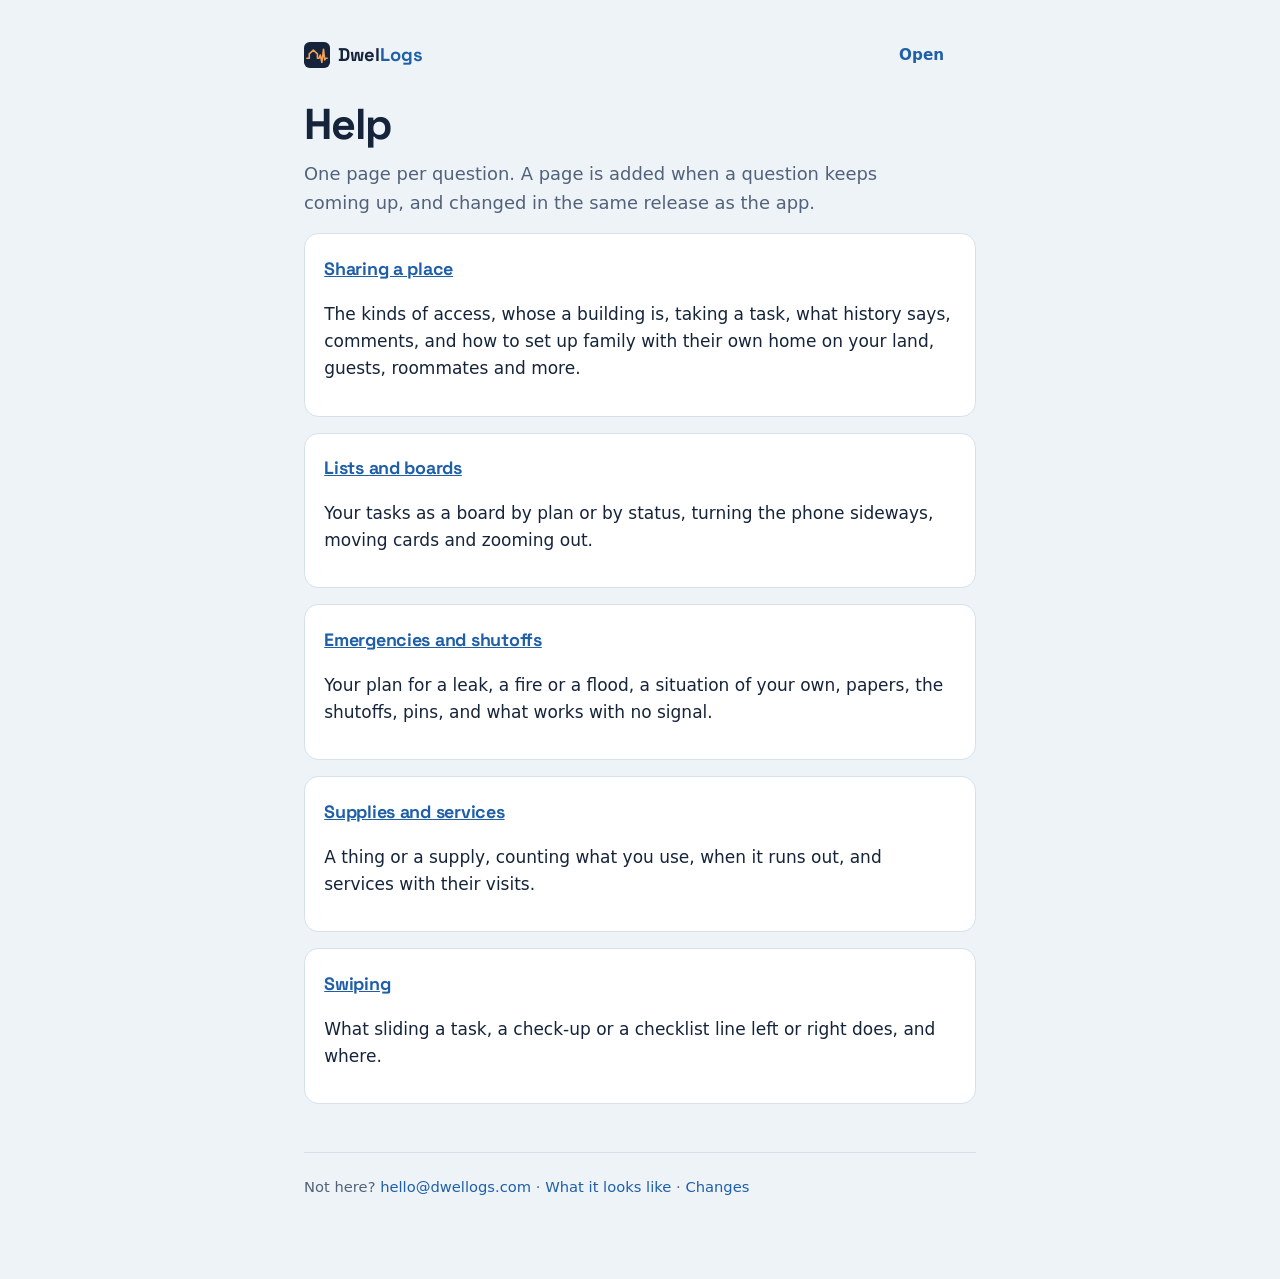
<file: help/index.html>
<!doctype html>
<html lang="en">
<head>
  <meta charset="utf-8">
  <meta name="viewport" content="width=device-width, initial-scale=1">
  <title>Help — DwelLogs</title>
  <meta name="description" content="How to do things in DwelLogs: sharing a place, and more as the questions come in.">
  <meta name="theme-color" content="#eef3f7" media="(prefers-color-scheme: light)">
  <meta name="theme-color" content="#0e1726" media="(prefers-color-scheme: dark)">
  <link rel="icon" href="/favicon.svg?v=2" type="image/svg+xml">
  <link rel="icon" href="/favicon.ico?v=2" sizes="32x32">
  <link rel="apple-touch-icon" href="/apple-touch-icon.png?v=2">
  <meta property="og:type" content="website">
  <meta property="og:url" content="https://dwellogs.com/help/">
  <meta property="og:title" content="Help — DwelLogs">
  <meta property="og:site_name" content="DwelLogs">
  <meta property="og:image" content="https://dwellogs.com/og-image.png?v=3">
  <meta property="og:image:alt" content="The DwelLogs mark: a house outline drawn as a heart-monitor trace.">
  <link rel="preload" href="/fonts/SpaceGrotesk.woff2" as="font" type="font/woff2" crossorigin>
  <link rel="stylesheet" href="/css/tokens.css">
  <link rel="stylesheet" href="/css/help.css">
<link rel="canonical" href="https://dwellogs.com/help/">
</head>
<body>
<div class="wrap">
  <p class="wordmark"><a class="home" href="/"><img src="/favicon.svg?v=2" alt=""><b>Dwel<span>Logs</span></b></a><a class="top" href="/app/">Open</a></p>
  <h1>Help</h1>
  <p class="lede">One page per question. A page is added when a question keeps coming up, and
    changed in the same release as the app.</p>
  <div class="setup">
    <h3><a href="/help/sharing/">Sharing a place</a></h3>
    <p>The kinds of access, whose a building is, taking a task, what history says, comments, and how to set up family
      with their own home on your land, guests, roommates and more.</p>
  </div>
  <div class="setup">
    <h3><a href="/help/boards/">Lists and boards</a></h3>
    <p>Your tasks as a board by plan or by status, turning the phone sideways, moving cards and zooming out.</p>
  </div>
  <div class="setup">
    <h3><a href="/help/shutoffs/">Emergencies and shutoffs</a></h3>
    <p>Your plan for a leak, a fire or a flood, a situation of your own, papers, the shutoffs, pins, and what works with no signal.</p>
  </div>
  <div class="setup">
    <h3><a href="/help/supplies-services/">Supplies and services</a></h3>
    <p>A thing or a supply, counting what you use, when it runs out, and services with their visits.</p>
  </div>
  <div class="setup">
    <h3><a href="/help/swiping/">Swiping</a></h3>
    <p>What sliding a task, a check-up or a checklist line left or right does, and where.</p>
  </div>
  <footer>Not here? <a href="mailto:hello@dwellogs.com">hello@dwellogs.com</a>
    &middot; <a href="/see/">What it looks like</a> &middot; <a href="/changes/">Changes</a></footer>
</div>
<script data-goatcounter="https://dwellogs.goatcounter.com/count" async src="/js/count.js?v=1"></script>
</body>
</html>
</file>
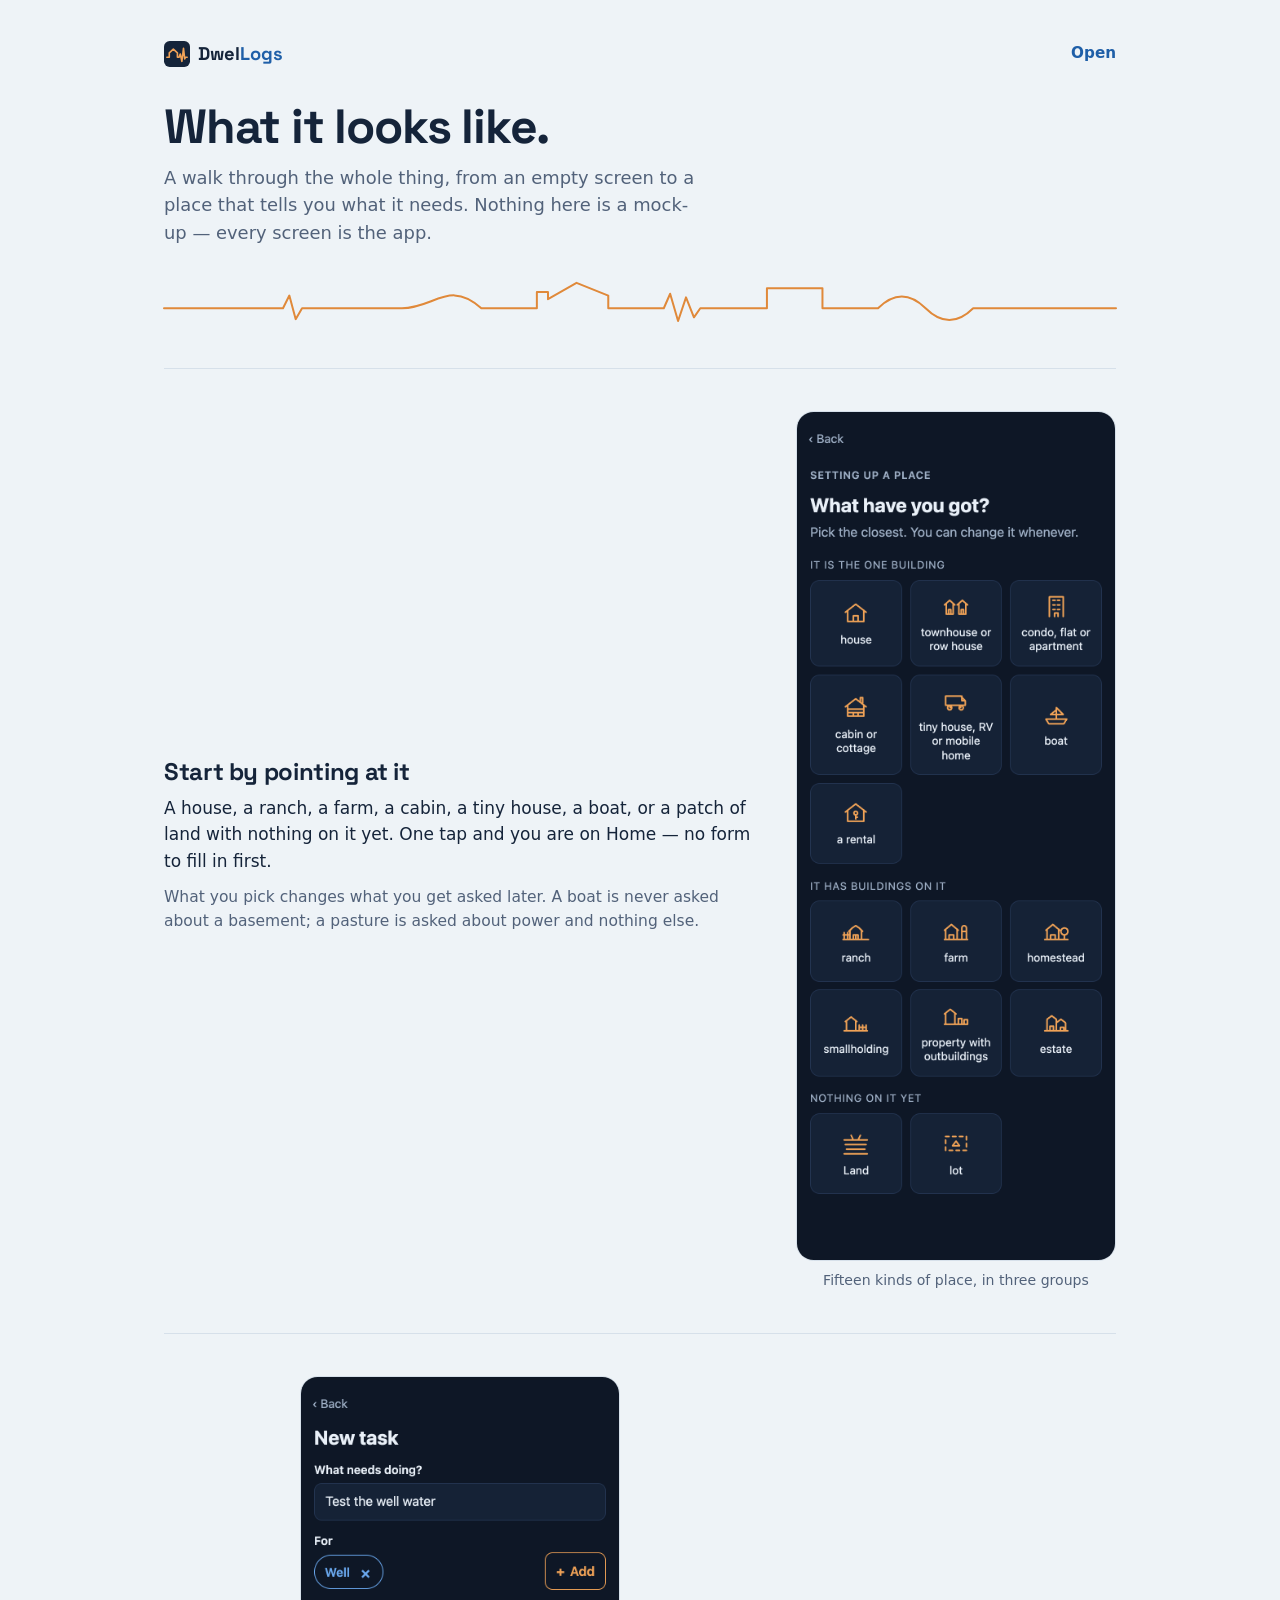
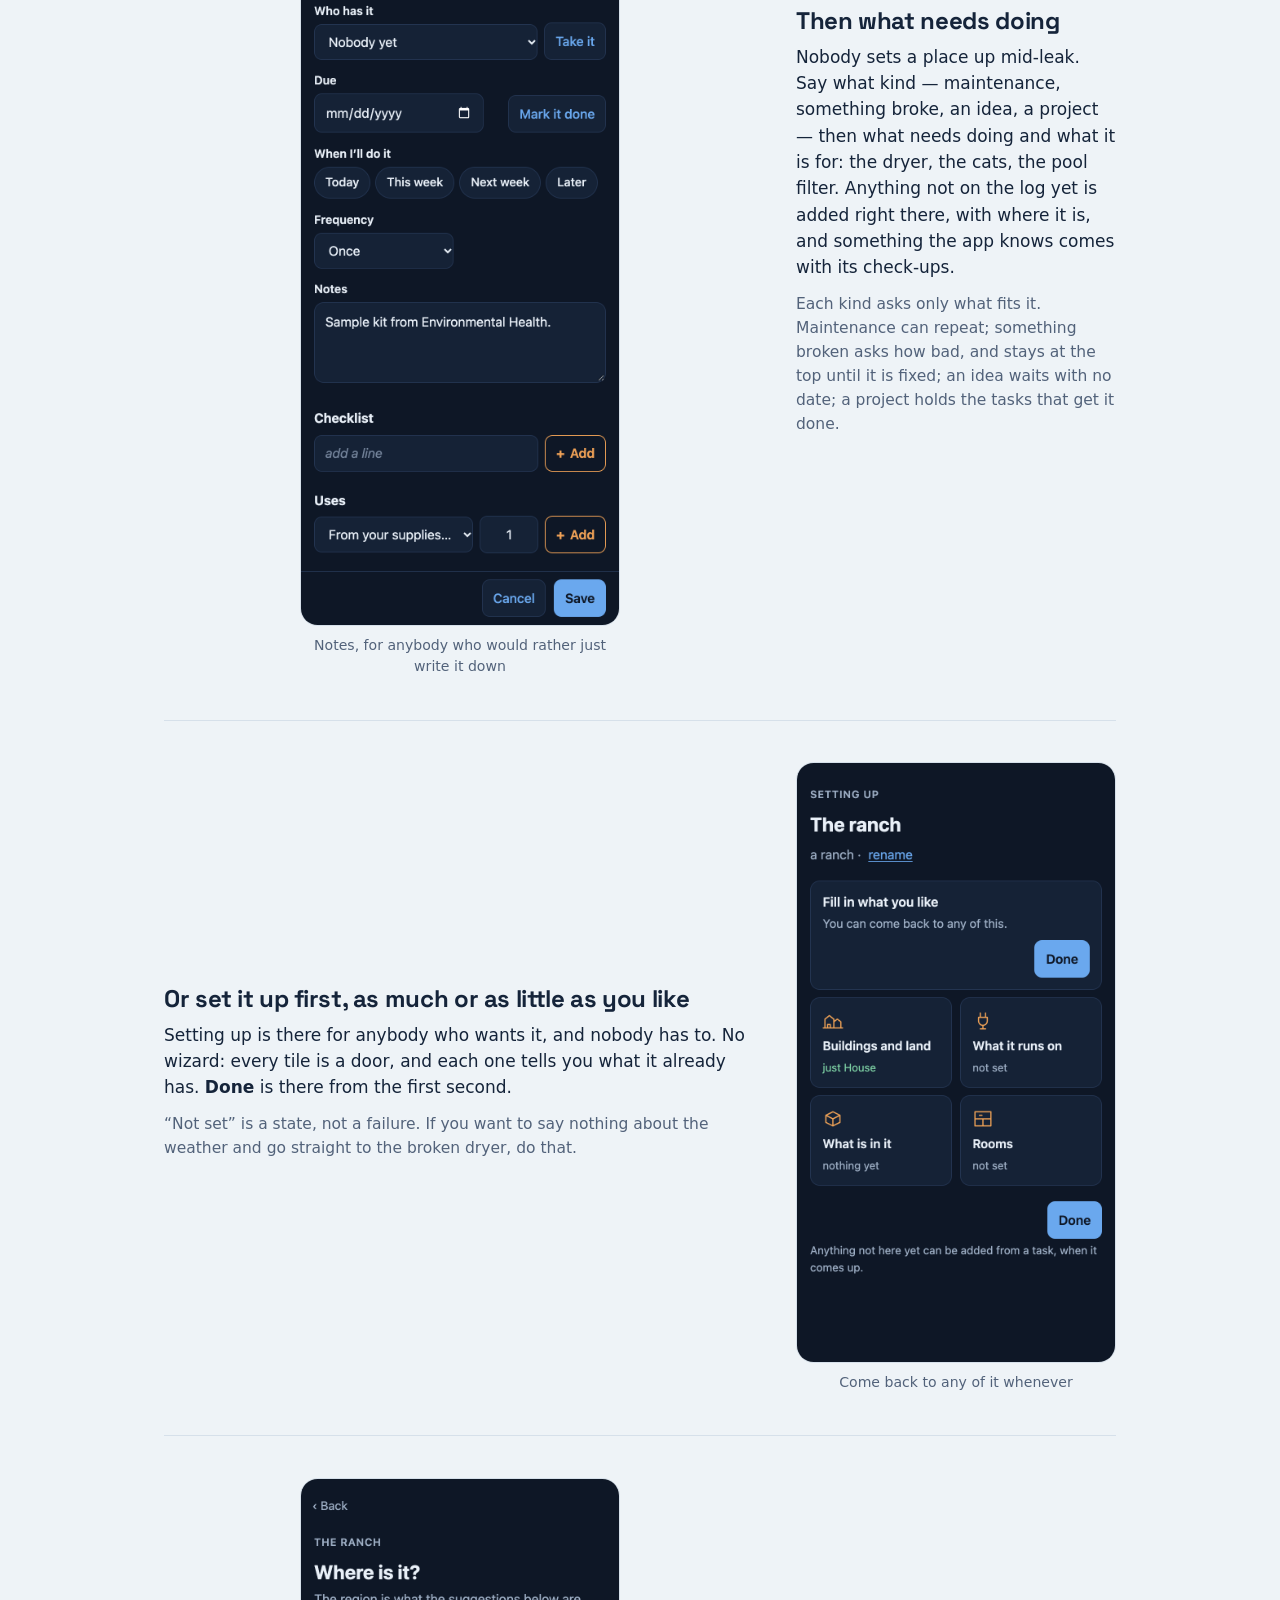
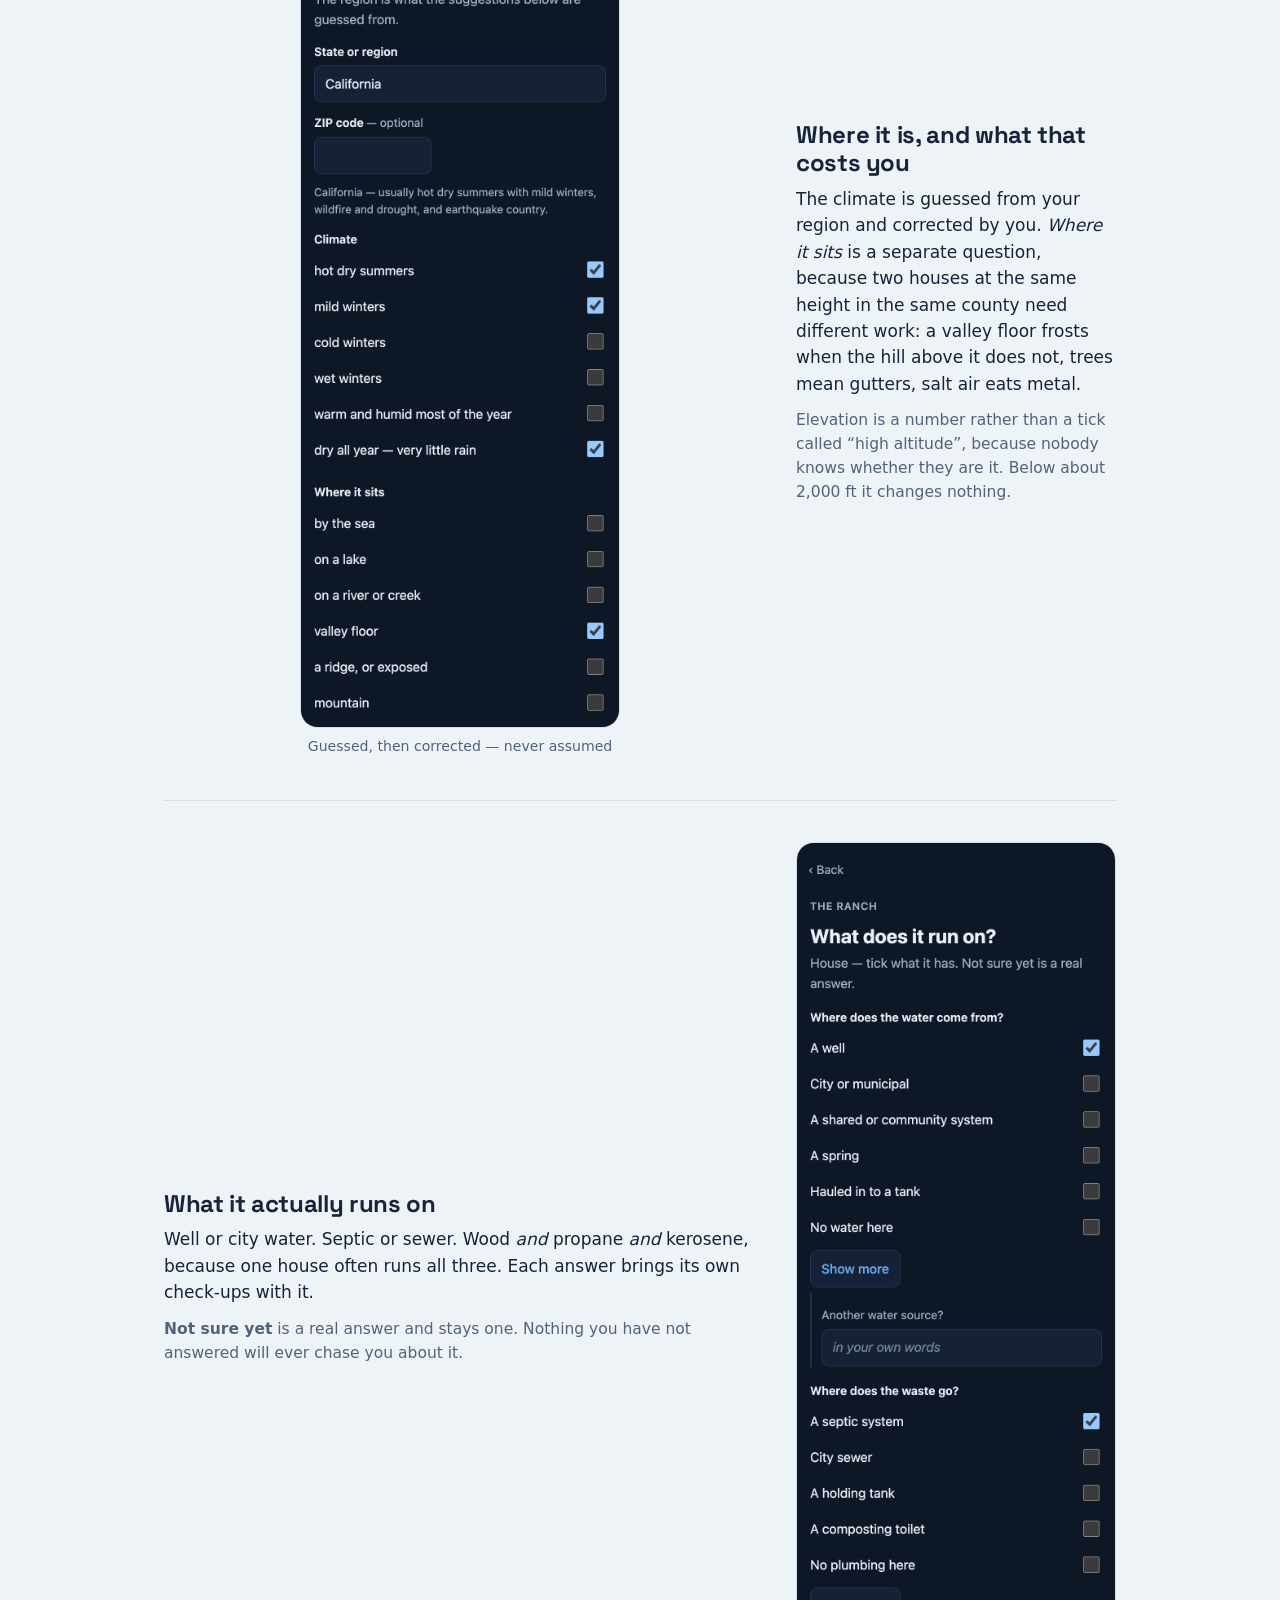
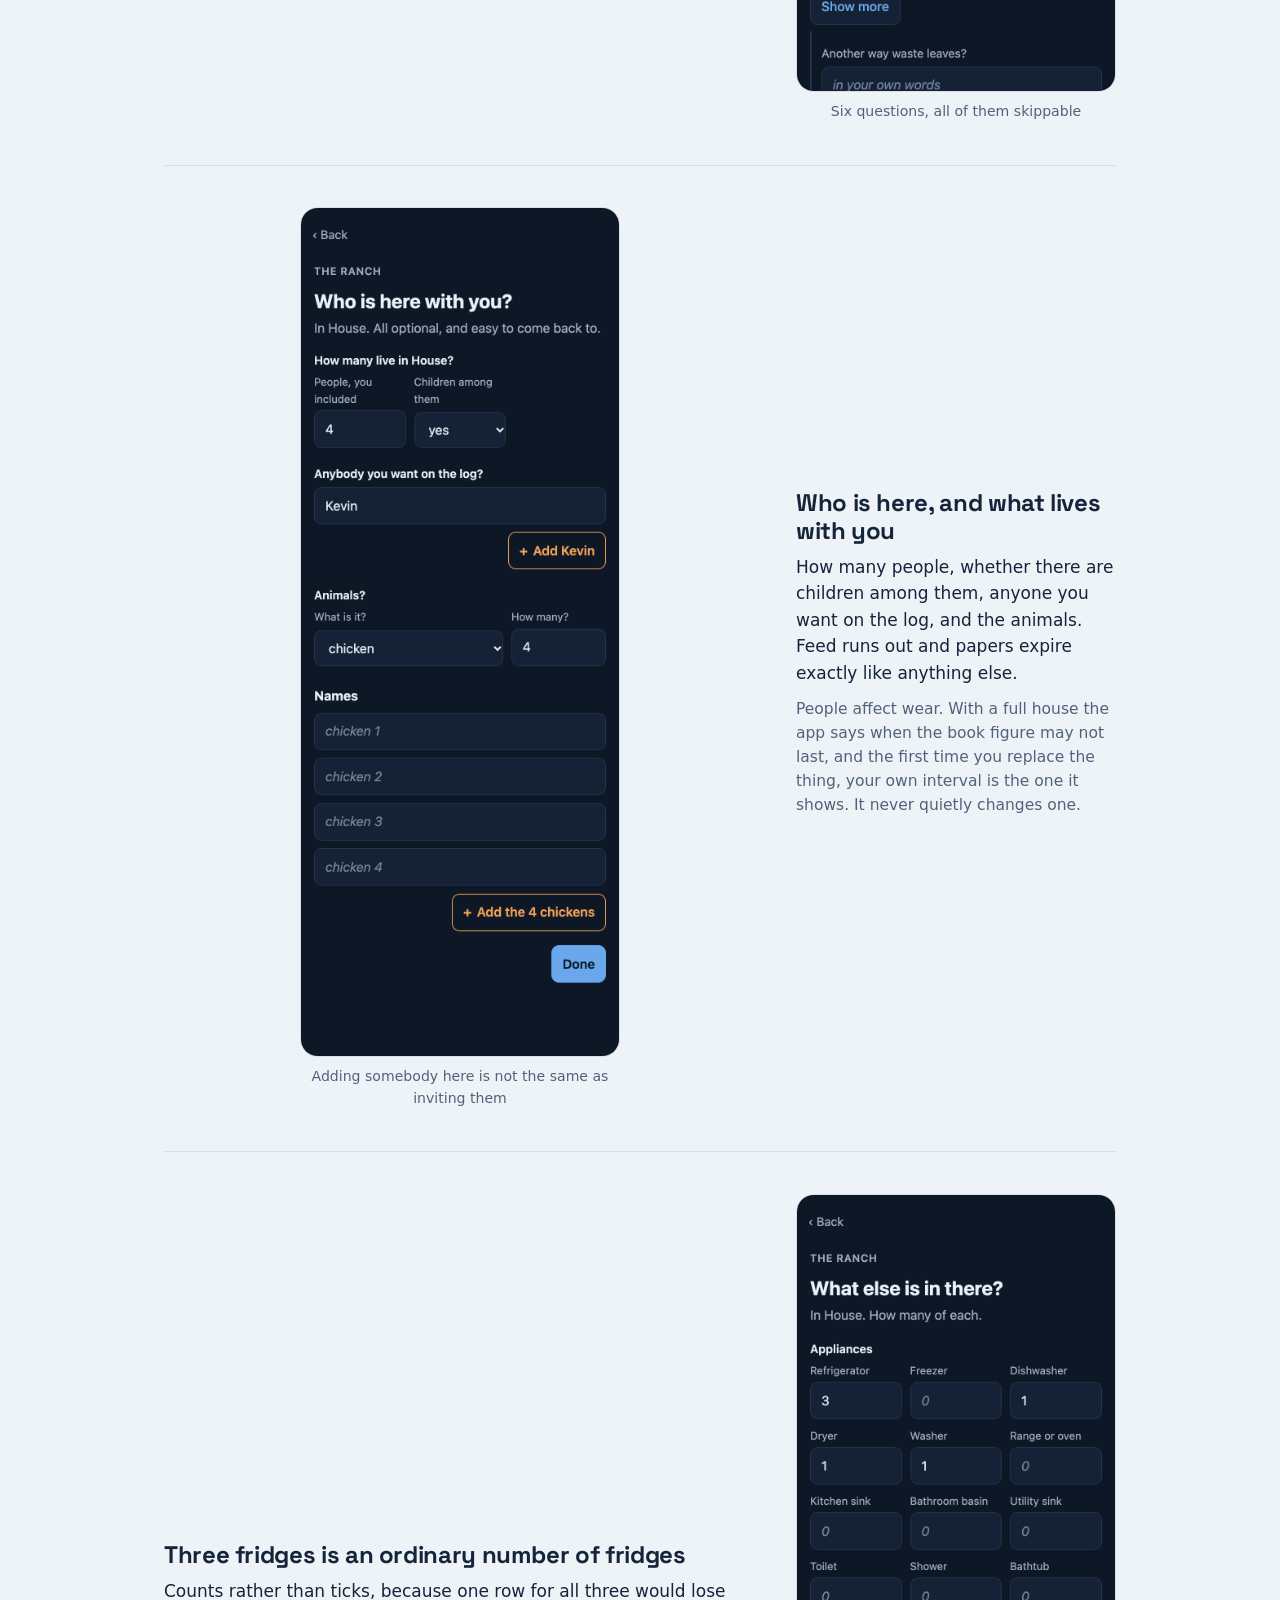
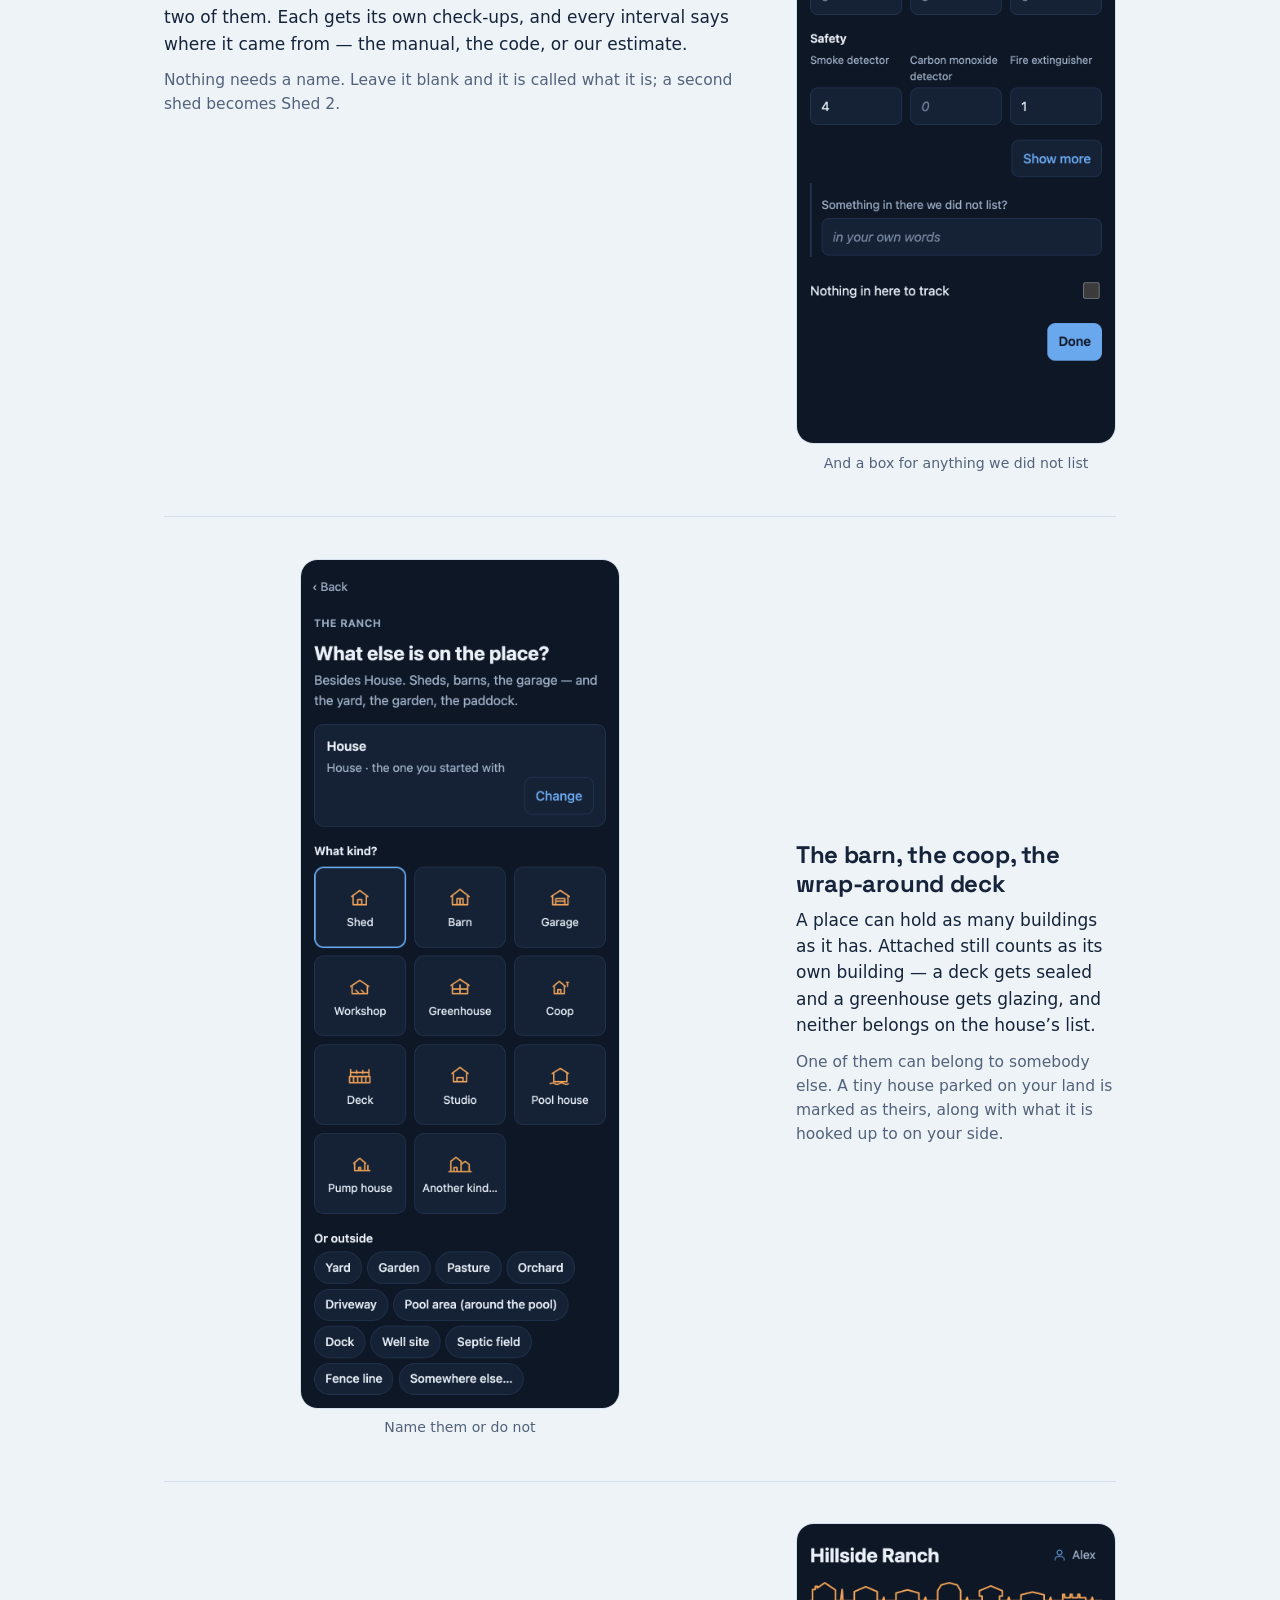
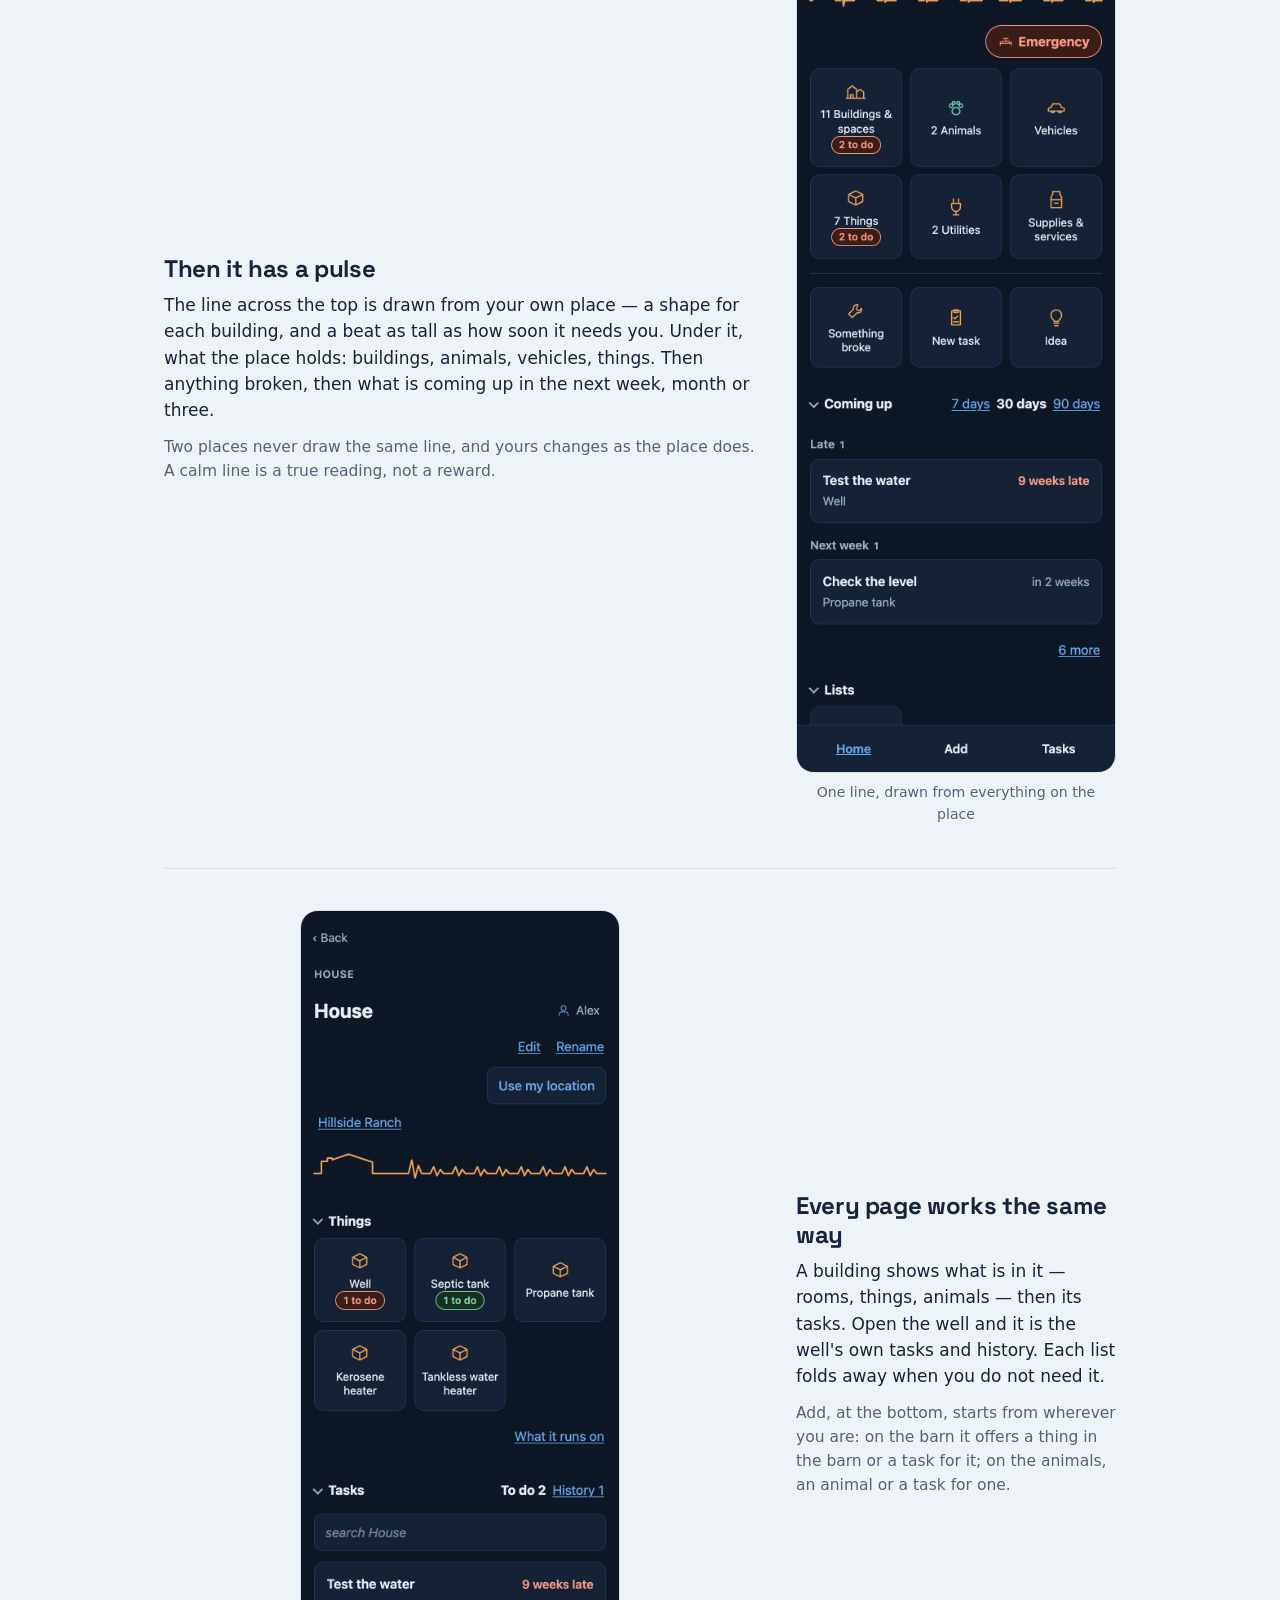
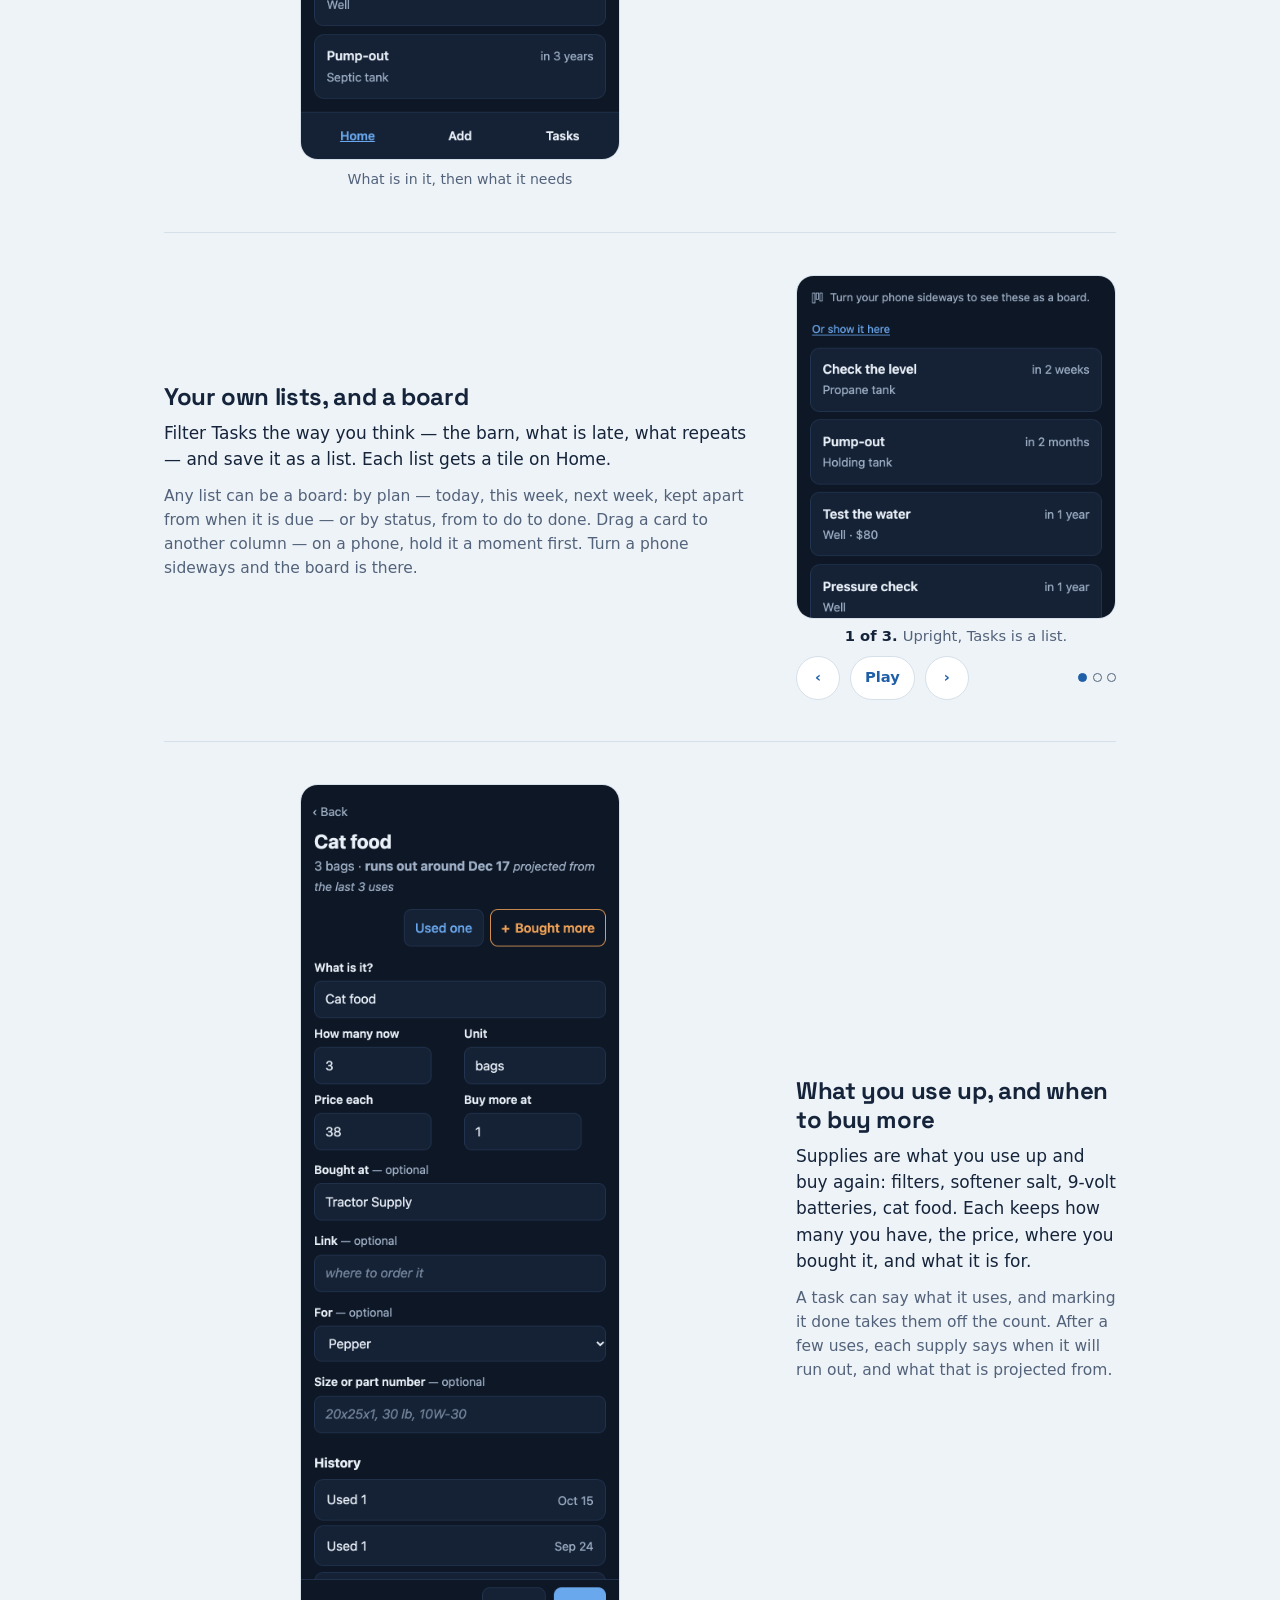
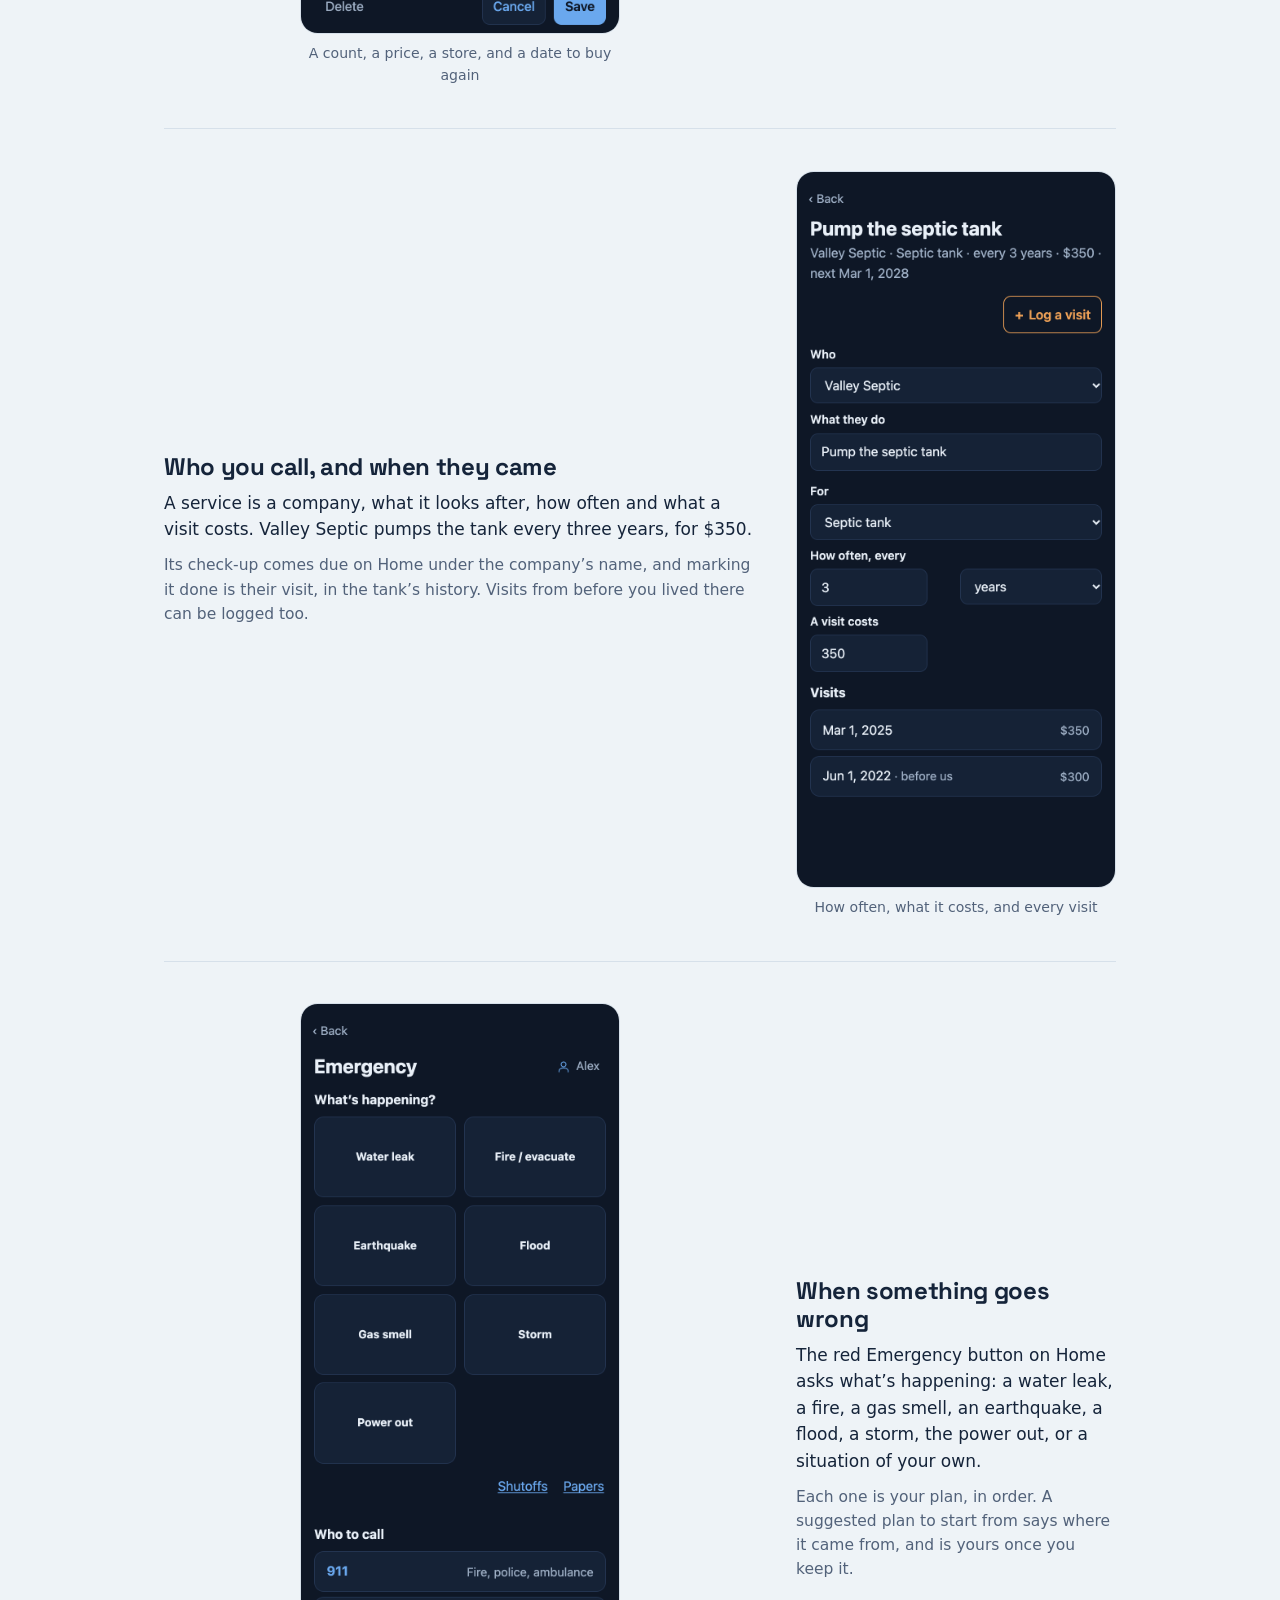
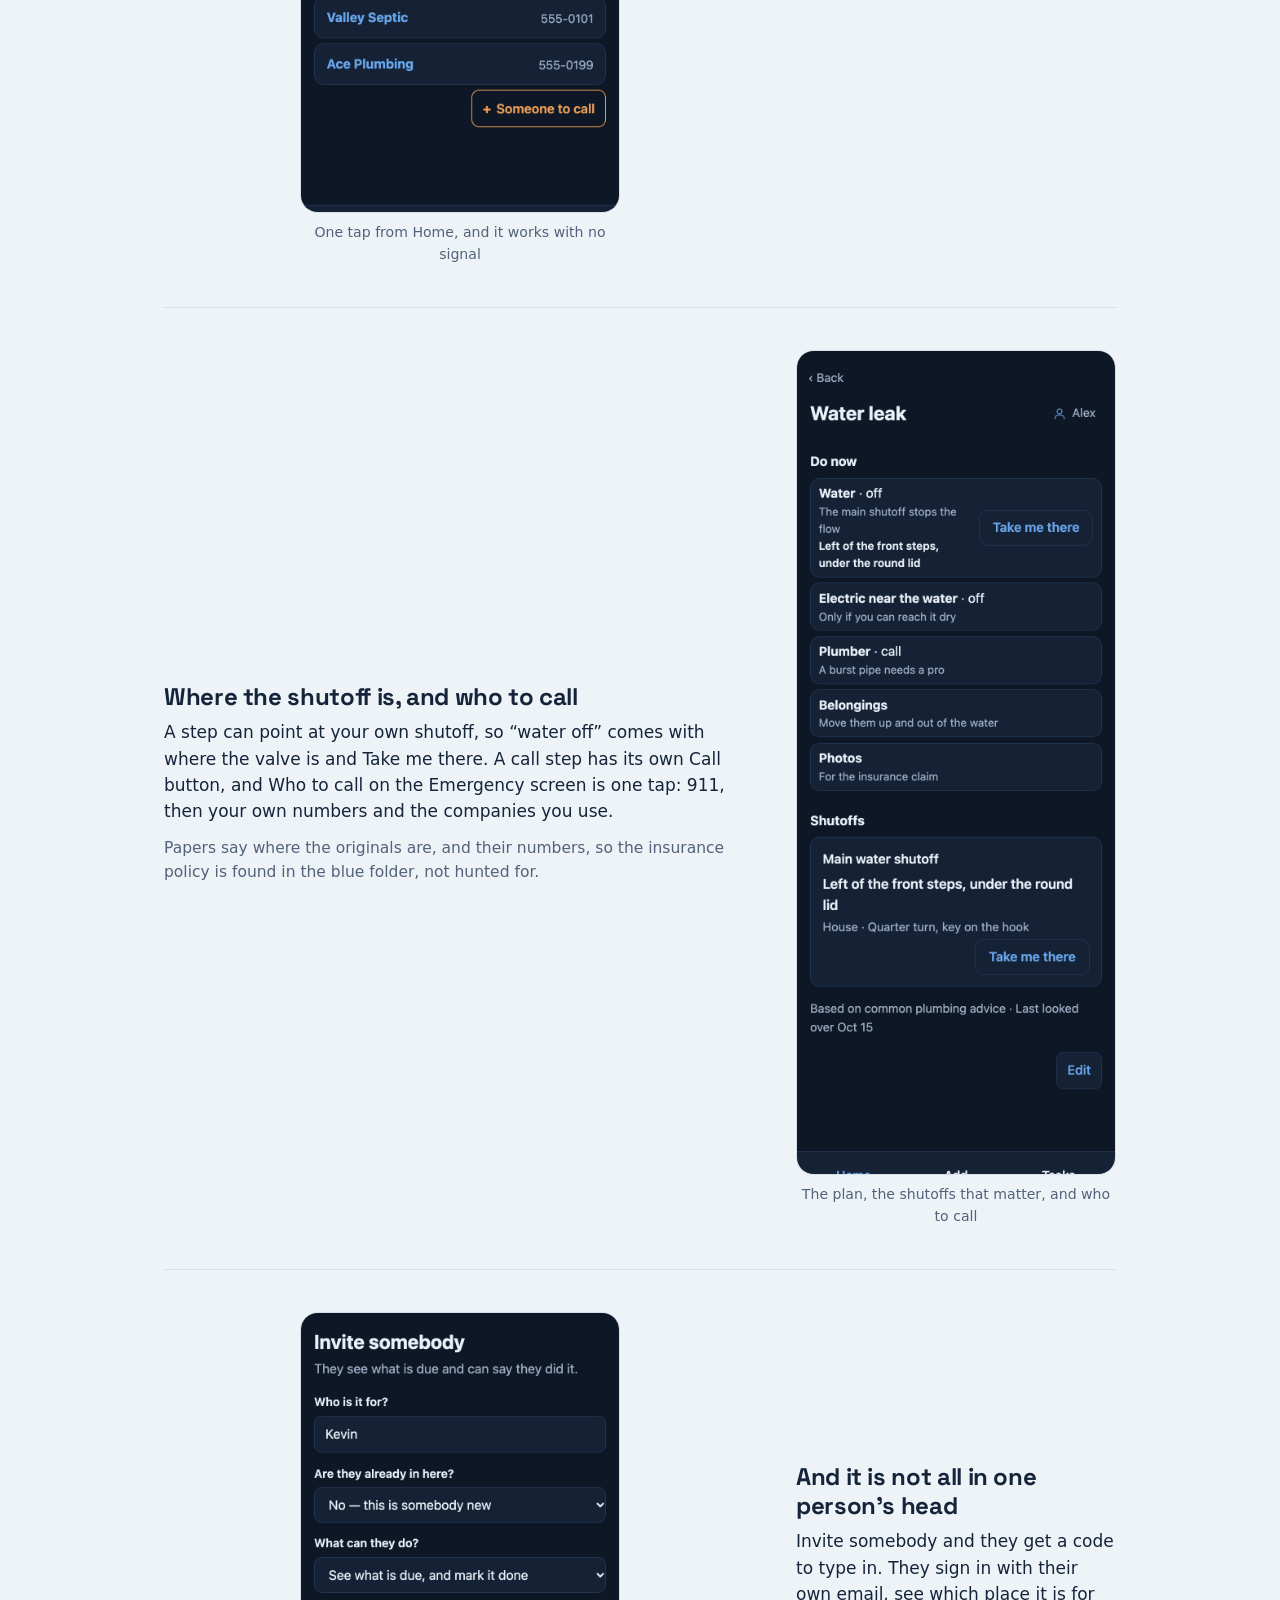
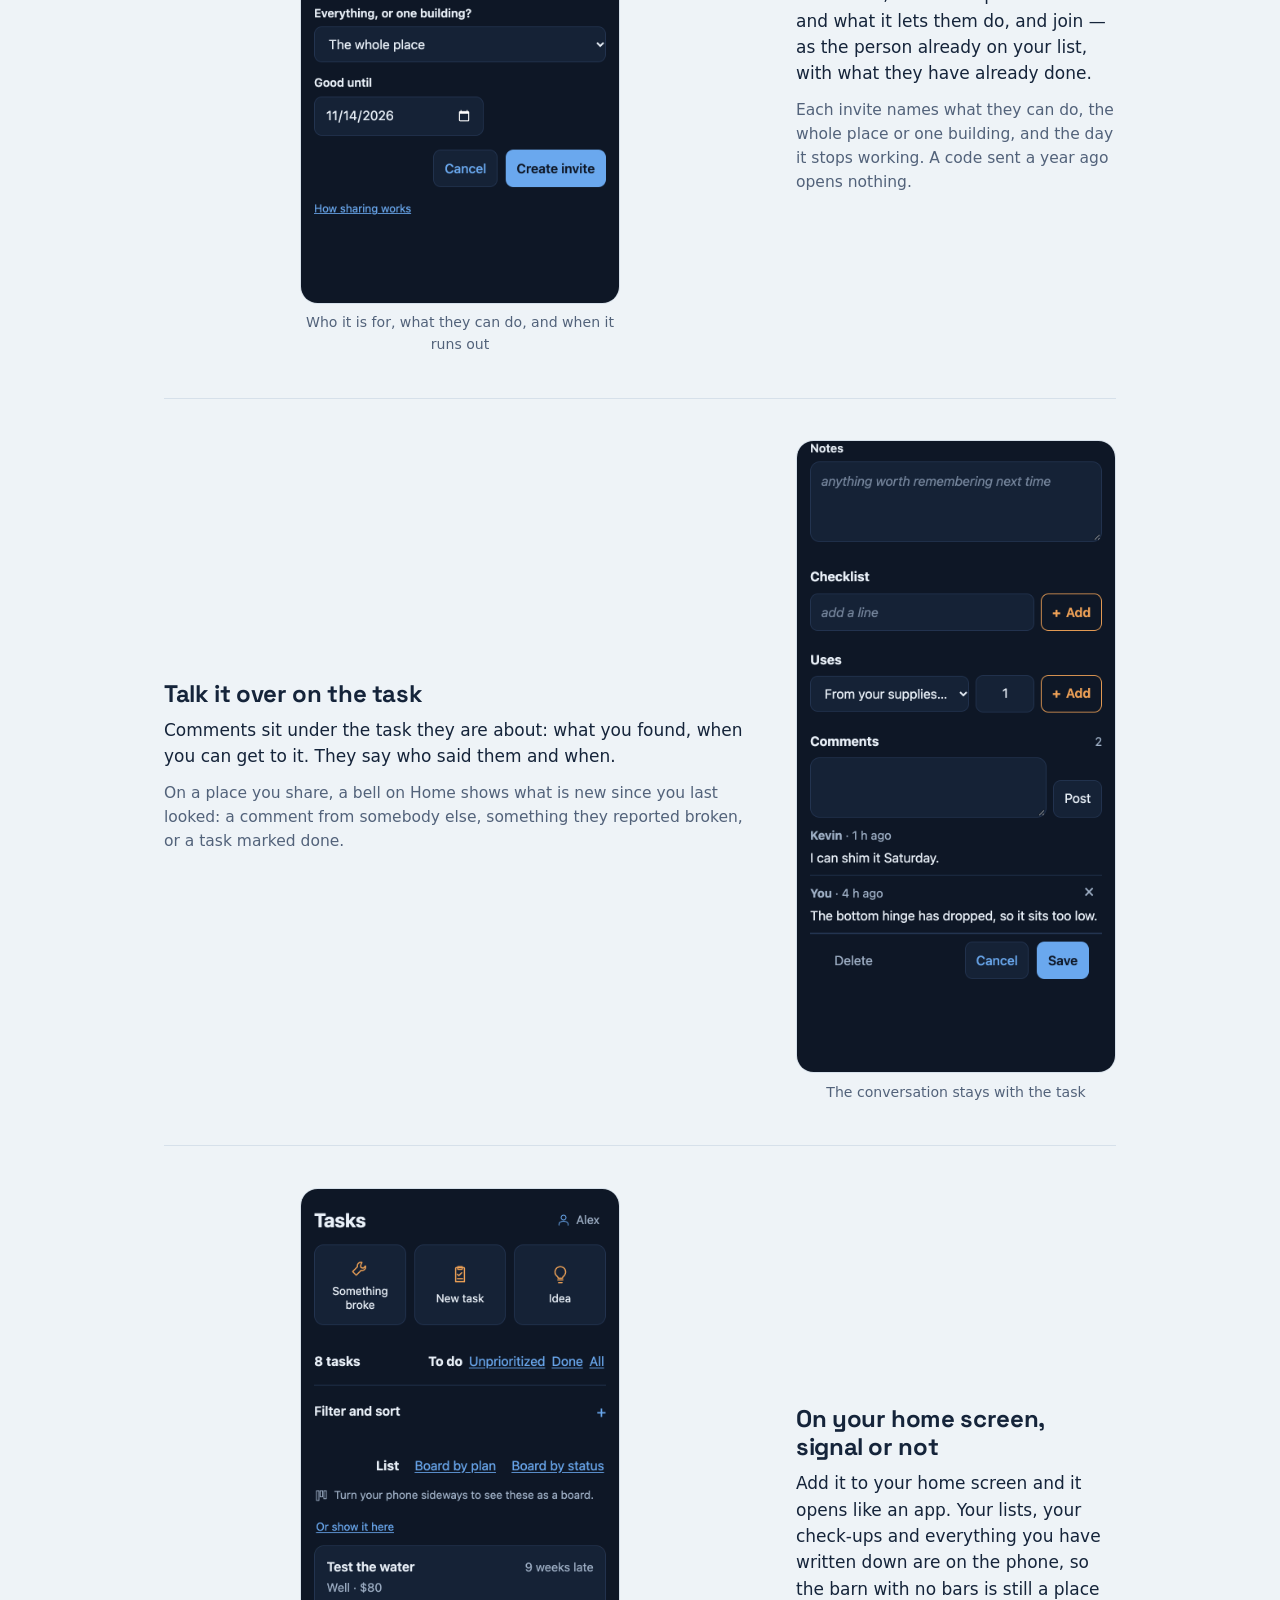
<file: see/index.html>
<!doctype html>
<html lang="en">
<head>
  <meta charset="utf-8">
  <meta name="viewport" content="width=device-width, initial-scale=1">
  <title>DwelLogs — what it looks like</title>
  <meta name="description" content="A walk through DwelLogs: pick your place, fill in as much or as little as you like, and keep a pulse on it. Houses, ranches, rentals, tiny houses and boats.">
  <meta name="theme-color" content="#eef3f7" media="(prefers-color-scheme: light)">
  <meta name="theme-color" content="#0e1726" media="(prefers-color-scheme: dark)">
  <link rel="icon" href="/favicon.svg?v=2" type="image/svg+xml">
  <link rel="icon" href="/favicon.ico?v=2" sizes="32x32">
  <link rel="apple-touch-icon" href="/apple-touch-icon.png?v=2">
  <meta property="og:type" content="website">
  <meta property="og:url" content="https://dwellogs.com/see/">
  <meta property="og:title" content="DwelLogs — what it looks like">
  <meta property="og:description" content="Pick your place from a picture, then fill in as much or as little as you like.">
  <meta property="og:site_name" content="DwelLogs">
  <meta property="og:image" content="https://dwellogs.com/og-image.png?v=3">
  <meta property="og:image:type" content="image/png">
  <meta property="og:image:width" content="1200">
  <meta property="og:image:height" content="630">
  <meta property="og:image:alt" content="The DwelLogs mark: a house outline drawn as a heart-monitor trace.">
  <meta name="twitter:card" content="summary_large_image">
  <link rel="preload" href="/fonts/SpaceGrotesk.woff2" as="font" type="font/woff2" crossorigin>
  <link rel="stylesheet" href="/css/tokens.css">
  <link rel="stylesheet" href="/css/flipbook.css">
<style>
  * { box-sizing:border-box }
  body { margin:0; background:var(--bg); color:var(--ink);
    font-family:ui-sans-serif,system-ui,-apple-system,"Segoe UI",Roboto,Helvetica,Arial,sans-serif;
    font-size:17px; line-height:1.55; -webkit-font-smoothing:antialiased }
  .wrap { max-width:62rem; margin:0 auto; padding:2.5rem 1.25rem 5rem }
  .wordmark { display:flex; align-items:center; gap:.5rem; margin:0 0 2rem;
    font-family:"Space Grotesk",ui-sans-serif,system-ui,sans-serif; font-size:1.15rem }
  .wordmark img { width:1.6rem; height:1.6rem }
  .wordmark b { font-weight:700 } .wordmark span { color:var(--accent) }
  /* The mark is the way home. This page had no link back to the front at all:
     you could come in from a shared link, read the whole walk-through, and the
     only way onward was into the app or backwards out of the browser. */
  .wordmark .home { display:flex; align-items:center; gap:.5rem;
    color:inherit; text-decoration:none }
  .wordmark .home:hover b { text-decoration:underline }
  .wordmark .top { margin-left:auto; font-family:ui-sans-serif,system-ui,sans-serif;
    font-size:.95rem; font-weight:600; color:var(--accent); text-decoration:none }
  .wordmark .top:hover { text-decoration:underline }
  h1 { font-family:"Space Grotesk",ui-sans-serif,system-ui,sans-serif;
    font-size:clamp(2rem,6vw,3rem); line-height:1.08; letter-spacing:-.025em; margin:.2rem 0 .7rem }
  .lede { font-size:1.12rem; color:var(--muted); max-width:34rem; margin:0 0 .6rem }
  .trace { width:100%; height:3.4rem; display:block; margin:1.6rem 0 2.6rem; overflow:visible }
  .trace path { fill:none; stroke:var(--trace); stroke-width:2;
    stroke-linecap:round; stroke-linejoin:round; vector-effect:non-scaling-stroke }
  section { display:grid; gap:1.6rem 2.5rem; align-items:center;
    grid-template-columns:1fr; padding:2.6rem 0; border-top:1px solid var(--line) }
  @media (min-width:56rem) {
    section { grid-template-columns:minmax(0,1fr) 20rem }
    section.flip > .shot { order:-1 }
  }
  h2 { font-family:"Space Grotesk",ui-sans-serif,system-ui,sans-serif;
    font-size:1.5rem; line-height:1.2; letter-spacing:-.015em; margin:0 0 .5rem }
  section p { margin:0 0 .7rem; color:var(--ink) }
  section p.note { color:var(--muted); font-size:.97rem }
  .shot { margin:0; justify-self:center; width:100% ; max-width:20rem }
  .shot img { display:block; width:100%; height:auto; border-radius:1.1rem;
    border:1px solid var(--line); background:var(--card) }
  .shot figcaption { margin-top:.55rem; color:var(--muted); font-size:.88rem; text-align:center }
  .end { border-top:1px solid var(--line); padding-top:2.6rem; margin-top:1rem }
  .end h2 { margin-bottom:.4rem }
  footer { color:var(--muted); font-size:.92rem; margin-top:3rem;
    border-top:1px solid var(--line); padding-top:1.4rem }
  a { color:var(--accent) }
  /* Matching the front page: underlined only on hover. This page carries its
     own copy of the styles and links tokens.css but not site.css, so anything
     the shared sheet does has to be said again here -- which is why the two
     footers disagreed about one link. */
  .say { margin:.7rem 0 0 }
  footer a { text-decoration:none }
  footer a:hover { text-decoration:underline }
  /* Matches the landing page. Somebody who has read the whole walkthrough is
     the likeliest person in the world to want the app. */
  .go { display:flex; flex-wrap:wrap; gap:.75rem; margin:.8rem 0 0 }
  .cta { display:inline-block; border-radius:999px; padding:.6rem 1.25rem;
    font-family:"Space Grotesk",ui-sans-serif,system-ui,sans-serif; font-size:1rem;
    font-weight:600; text-decoration:none; border:1px solid var(--accent);
    background:var(--accent); color:var(--bg) }
  /* The quiet one, same as the front page has: two solid buttons side by side
     make you read both to find out which is the way on. */
  .cta.quiet { background:var(--card); color:var(--accent) }
  .cta:hover { opacity:.9 }
</style>
<link rel="canonical" href="https://dwellogs.com/see/">
</head>
<body>
<div class="wrap">
  <p class="wordmark"><a class="home" href="/"><img src="/favicon.svg?v=2" alt=""><b>Dwel<span>Logs</span></b></a><a class="top" href="/app/">Open</a></p>

  <h1>What it looks like.</h1>
  <p class="lede">A walk through the whole thing, from an empty screen to a place that tells you
    what it needs. Nothing here is a mock-up &mdash; every screen is the app.</p>

  <svg class="trace" viewBox="0 0 1200 60" preserveAspectRatio="none" aria-hidden="true">
    <path d="M0 40 H150 l8-14 l8 26 l8-12 H300 C340 40 360 8 400 40 H470 V22 H484 V30 L520 12
             L560 26 V40 H620 l10 0 l8-16 l10 30 l10-26 l10 22 l8-10 H760 V18 H830 V40
             H900 q30 -26 60 0 q30 26 60 0 H1200"/>
  </svg>

  <section>
    <div>
      <h2>Start by pointing at it</h2>
      <p>A house, a ranch, a farm, a cabin, a tiny house, a boat, or a patch of land with nothing
        on it yet. One tap and you are on Home &mdash; no form to fill in first.</p>
      <p class="note">What you pick changes what you get asked later. A boat is never asked about
        a basement; a pasture is asked about power and nothing else.</p>
    </div>
    <figure class="shot"><img src="01-pick.png" alt="A grid of line drawings in three groups: house, townhouse, condo, cabin, tiny house, boat and rental; ranch, farm, homestead, smallholding, property with outbuildings and estate; land and lot." loading="lazy" width="390" height="1040">
      <figcaption>Fifteen kinds of place, in three groups</figcaption></figure>
  </section>

  <section class="flip">
    <div>
      <h2>Then what needs doing</h2>
      <p>Nobody sets a place up mid-leak. Say what kind &mdash; maintenance, something broke, an idea,
        a project &mdash; then what needs doing and what it is for: the dryer, the cats, the pool
        filter. Anything not on the log yet is added right there, with where it is, and something
        the app knows comes with its check-ups.</p>
      <p class="note">Each kind asks only what fits it. Maintenance can repeat; something broken
        asks how bad, and stays at the top until it is fixed; an idea waits with no date; a project
        holds the tasks that get it done.</p>
    </div>
    <figure class="shot"><img src="08-doing.png" alt="A new task: test the well water, for the well, a note about the sample kit, when, and how often." loading="lazy" width="390" height="1040">
      <figcaption>Notes, for anybody who would rather just write it down</figcaption></figure>
  </section>

  <section>
    <div>
      <h2>Or set it up first, as much or as little as you like</h2>
      <p>Setting up is there for anybody who wants it, and nobody has to. No wizard: every tile is
        a door, and each one tells you what it already has. <strong>Done</strong> is there
        from the first second.</p>
      <p class="note">&ldquo;Not set&rdquo; is a state, not a failure. If you want to say nothing about
        the weather and go straight to the broken dryer, do that.</p>
    </div>
    <figure class="shot"><img src="02-hub.png" alt="Three tiles: buildings and land, what it runs on, what is in it. Each shows its current state, and a Done button." loading="lazy" width="390" height="590">
      <figcaption>Come back to any of it whenever</figcaption></figure>
  </section>

  <section class="flip">
    <div>
      <h2>Where it is, and what that costs you</h2>
      <p>The climate is guessed from your region and corrected by you. <em>Where it sits</em> is a
        separate question, because two houses at the same height in the same county need different
        work: a valley floor frosts when the hill above it does not, trees mean gutters, salt air
        eats metal.</p>
      <p class="note">Elevation is a number rather than a tick called &ldquo;high altitude&rdquo;,
        because nobody knows whether they are it. Below about 2,000 ft it changes nothing.</p>
    </div>
    <figure class="shot"><img src="03-where.png" alt="California typed in, the climate it usually has already ticked, and where it sits with valley floor ticked." loading="lazy" width="390" height="1040">
      <figcaption>Guessed, then corrected &mdash; never assumed</figcaption></figure>
  </section>

  <section>
    <div>
      <h2>What it actually runs on</h2>
      <p>Well or city water. Septic or sewer. Wood <em>and</em> propane <em>and</em> kerosene, because
        one house often runs all three. Each answer brings its own check-ups with it.</p>
      <p class="note"><strong>Not sure yet</strong> is a real answer and stays one. Nothing you have
        not answered will ever chase you about it.</p>
    </div>
    <figure class="shot"><img src="04-runs-on.png" alt="Questions about water and waste with tick boxes: a well and a septic system ticked, the rest a tap away." loading="lazy" width="390" height="1040">
      <figcaption>Six questions, all of them skippable</figcaption></figure>
  </section>

  <section class="flip">
    <div>
      <h2>Who is here, and what lives with you</h2>
      <p>How many people, whether there are children among them, anyone you want on the log, and the
        animals. Feed runs out and papers expire exactly like anything else.</p>
      <p class="note">People affect wear. With a full house the app says when the book figure may not
        last, and the first time you replace the thing, your own interval is the one it shows.
        It never quietly changes one.</p>
    </div>
    <figure class="shot"><img src="05-who.png" alt="Four people with children among them, Kevin about to go on the log, and four chickens with a name box each." loading="lazy" width="390" height="1040">
      <figcaption>Adding somebody here is not the same as inviting them</figcaption></figure>
  </section>

  <section>
    <div>
      <h2>Three fridges is an ordinary number of fridges</h2>
      <p>Counts rather than ticks, because one row for all three would lose two of them. Each gets
        its own check-ups, and every interval says where it came from &mdash; the manual, the code,
        or our estimate.</p>
      <p class="note">Nothing needs a name. Leave it blank and it is called what it is; a second
        shed becomes Shed&nbsp;2.</p>
    </div>
    <figure class="shot"><img src="06-things.png" alt="Appliance and safety counts: refrigerator 3, dishwasher, washer and dryer 1, smoke detector 4, fire extinguisher 1." loading="lazy" width="390" height="836">
      <figcaption>And a box for anything we did not list</figcaption></figure>
  </section>

  <section class="flip">
    <div>
      <h2>The barn, the coop, the wrap-around deck</h2>
      <p>A place can hold as many buildings as it has. Attached still counts as its own building
        &mdash; a deck gets sealed and a greenhouse gets glazing, and neither belongs on the
        house&rsquo;s list.</p>
      <p class="note">One of them can belong to somebody else. A tiny house parked on your land is
        marked as theirs, along with what it is hooked up to on your side.</p>
    </div>
    <figure class="shot"><img src="07-buildings.png" alt="Picture buttons for shed, barn, garage, workshop, greenhouse, coop, deck, studio, pool house and pump house, then outside places like the yard, garden and pasture." loading="lazy" width="390" height="1040">
      <figcaption>Name them or do not</figcaption></figure>
  </section>

  <section>
    <div>
      <h2>Then it has a pulse</h2>
      <p>The line across the top is drawn from your own place &mdash; a shape for each building,
        and a beat as tall as how soon it needs you. Under it, what the place holds: buildings,
        animals, vehicles, things. Then anything broken, then what is coming up in the next week,
        month or three.</p>
      <p class="note">Two places never draw the same line, and yours changes as the place does.
        A calm line is a true reading, not a reward.</p>
    </div>
    <figure class="shot"><img src="09-home.png" alt="Home: the place's line across the top, six tiles for what is on the place, Something broke, New task and Idea, then what is coming up, one of them late." loading="lazy" width="390" height="1040">
      <figcaption>One line, drawn from everything on the place</figcaption></figure>
  </section>

  <section class="flip">
    <div>
      <h2>Every page works the same way</h2>
      <p>A building shows what is in it &mdash; rooms, things, animals &mdash; then its tasks. Open
        the well and it is the well's own tasks and history. Each list folds away when you do not
        need it.</p>
      <p class="note">Add, at the bottom, starts from wherever you are: on the barn it offers a
        thing in the barn or a task for it; on the animals, an animal or a task for one.</p>
    </div>
    <figure class="shot"><img src="13-building.png" alt="A house's page: its things as tiles, two of them with tasks to do, then its tasks, one late." loading="lazy" width="390" height="1040">
      <figcaption>What is in it, then what it needs</figcaption></figure>
  </section>

  <section>
    <div>
      <h2>Your own lists, and a board</h2>
      <p>Filter Tasks the way you think &mdash; the barn, what is late, what repeats &mdash; and save
        it as a list. Each list gets a tile on Home.</p>
      <p class="note">Any list can be a board: by plan &mdash; today, this week, next week, kept apart
        from when it is due &mdash; or by status, from to do to done. Drag a card to another column &mdash;
        on a phone, hold it a moment first. Turn a phone sideways and the board is there.</p>
    </div>
    <figure class="shot flipbook one" aria-label="From the list to the board, then zoomed out"><ol>
        <li><img src="/help/flipbooks/board-0.png" alt="Tasks as a list, with the line Turn your phone sideways to see these as a board." loading="lazy" width="390" height="420"><span class="cap">Upright, Tasks is a list.</span></li>
        <li><img src="/help/flipbooks/board-1.png" alt="The board, sideways: Not planned, Today, This week and the start of Next week." loading="lazy" width="844" height="390"><span class="cap">Sideways, it is a board. Drag a card to move it.</span></li>
        <li><img src="/help/flipbooks/board-2.png" alt="The same board zoomed out: Not planned, Today, This week, Next week, Later." loading="lazy" width="844" height="390"><span class="cap">Zoom out for every column.</span></li>
      </ol></figure>
  </section>

  <section class="flip">
    <div>
      <h2>What you use up, and when to buy more</h2>
      <p>Supplies are what you use up and buy again: filters, softener salt, 9-volt batteries, cat food. Each
        keeps how many you have, the price, where you bought it, and what it is for.</p>
      <p class="note">A task can say what it uses, and marking it done takes them off the count. After a few
        uses, each supply says when it will run out, and what that is projected from.</p>
    </div>
    <figure class="shot"><img src="16-supply.png" alt="Cat food: 3 bags, runs out around a date projected from the last 3 uses, with Used one, Bought more and its history." loading="lazy" width="390" height="1040">
      <figcaption>A count, a price, a store, and a date to buy again</figcaption></figure>
  </section>

  <section>
    <div>
      <h2>Who you call, and when they came</h2>
      <p>A service is a company, what it looks after, how often and what a visit costs. Valley Septic pumps the
        tank every three years, for $350.</p>
      <p class="note">Its check-up comes due on Home under the company&rsquo;s name, and marking it done is their
        visit, in the tank&rsquo;s history. Visits from before you lived there can be logged too.</p>
    </div>
    <figure class="shot"><img src="17-service.png" alt="Pump the septic tank: Valley Septic, every 3 years, $350, next due, and two visits, one from before." loading="lazy" width="390" height="878">
      <figcaption>How often, what it costs, and every visit</figcaption></figure>
  </section>

  <section class="flip">
    <div>
      <h2>When something goes wrong</h2>
      <p>The red Emergency button on Home asks what&rsquo;s happening: a water leak, a fire, a gas smell, an
        earthquake, a flood, a storm, the power out, or a situation of your own.</p>
      <p class="note">Each one is your plan, in order. A suggested plan to start from says where it came from, and is
        yours once you keep it.</p>
    </div>
    <figure class="shot"><img src="18-emergency.png" alt="Emergency: what's happening, with buttons for water leak, fire, earthquake, flood, gas smell, storm and power out, then who to call." loading="lazy" width="390" height="939">
      <figcaption>One tap from Home, and it works with no signal</figcaption></figure>
  </section>

  <section>
    <div>
      <h2>Where the shutoff is, and who to call</h2>
      <p>A step can point at your own shutoff, so &ldquo;water off&rdquo; comes with where the valve is and
        Take me there. A call step has its own Call button, and Who to call on the Emergency screen is one
        tap: 911, then your own numbers and the companies you use.</p>
      <p class="note">Papers say where the originals are, and their numbers, so the insurance policy is found
        in the blue folder, not hunted for.</p>
    </div>
    <figure class="shot"><img src="19-plan.png" alt="A water leak plan: water off with where the main shutoff is, the electric, the plumber, the shutoff card, and who to call." loading="lazy" width="390" height="1040">
      <figcaption>The plan, the shutoffs that matter, and who to call</figcaption></figure>
  </section>

  <!-- "It speaks when you ask it to" (reminders) came out on 5 Oct: it worked only
       for a log in a Google Sheet, which new people are no longer offered. It
       comes back with Trello #58. Invites came back the same week, through accounts. -->
  <section class="flip">
    <div>
      <h2>And it is not all in one person&rsquo;s head</h2>
      <p>Invite somebody and they get a code to type in. They sign in with their own email, see
        which place it is for and what it lets them do, and join &mdash; as the person already on
        your list, with what they have already done.</p>
      <p class="note">Each invite names what they can do, the whole place or one building, and the
        day it stops working. A code sent a year ago opens nothing.</p>
    </div>
    <figure class="shot"><img src="11-invite.png" alt="An invite for Kevin: who it is for, what they can do, everything or one building, and when it runs out." loading="lazy" width="390" height="730">
      <figcaption>Who it is for, what they can do, and when it runs out</figcaption></figure>
  </section>

  <section>
    <div>
      <h2>Talk it over on the task</h2>
      <p>Comments sit under the task they are about: what you found, when you can get to it. They
        say who said them and when.</p>
      <p class="note">On a place you share, a bell on Home shows what is new since you last looked:
        a comment from somebody else, something they reported broken, or a task marked done.</p>
    </div>
    <figure class="shot"><img src="15-comments.png" alt="A broken gate latch: notes and checklist, then two comments, one saying the bottom hinge has dropped and one from Kevin saying he can shim it Saturday, and a box to add another." loading="lazy" width="390" height="848">
      <figcaption>The conversation stays with the task</figcaption></figure>
  </section>

  <section class="flip">
    <div>
      <h2>On your home screen, signal or not</h2>
      <p>Add it to your home screen and it opens like an app. Your lists, your check-ups and
        everything you have written down are on the phone, so the barn with no bars is still a place
        you can tick things off. Signed in, what you change is kept on the phone and goes up to your
        account when the signal comes back.</p>
      <p class="note">On an iPhone: Share, then Add to Home Screen. On Android: the &#8942; menu, then
        Install app. In a browser tab, an iPhone empties what a site has saved after a week of not
        opening it; on the home screen it keeps it.</p>
    </div>
    <figure class="shot"><img src="12-jobs.png" alt="Tasks: Something broke, New task and Idea at the top, the lists To do, Unprioritized, Done and All, then every task and check-up in date order, one of them late." loading="lazy" width="390" height="1040">
      <figcaption>Every task and check-up, there with or without a signal</figcaption></figure>
  </section>

  <div class="end">
    <h2>For wherever you dwell</h2>
    <p class="lede">Houses, condos, rentals, ranches, farms, tiny houses on wheels and boats &mdash;
      including what lives with you. Free, and yours to take with you.</p>
    <p class="go"><a class="cta" href="/app/">Open DwelLogs</a>
      <a class="cta quiet" href="/">Back to the front page</a></p>
  </div>

  <footer>&copy; 2026 DwelLogs. Built by a first-time homeowner who inherited three fridges, a well,
    a septic system, and a drawer of manuals that never say when &mdash; and is doing something
    about it.
    <p class="say">Something not right, or missing?
      <a href="mailto:hello@dwellogs.com">hello@dwellogs.com</a>
      &middot; <a href="/help/">Help</a> &middot; <a href="/changes/">Changes</a></p></footer>
</div>
<script src="/js/flipbook.js" defer></script>
<script data-goatcounter="https://dwellogs.goatcounter.com/count" async src="/js/count.js?v=1"></script>
</body>
</html>
</file>
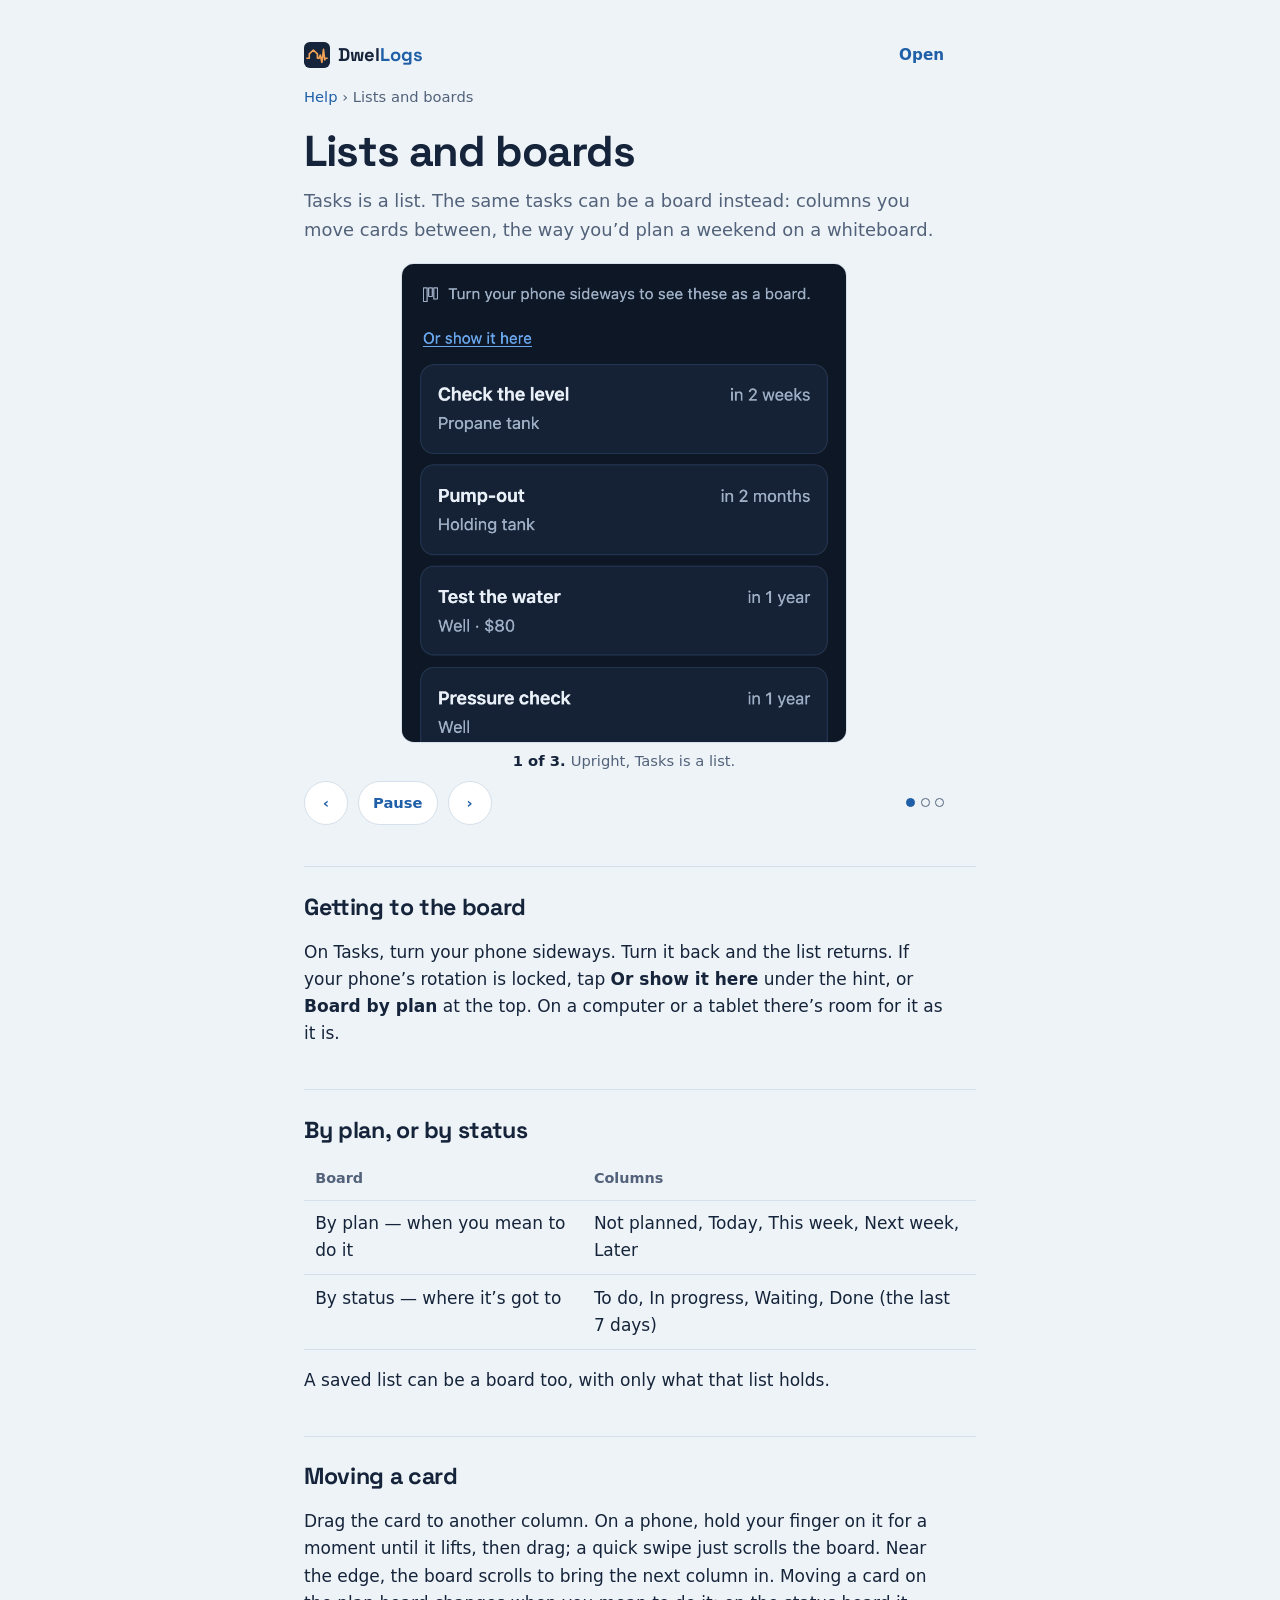
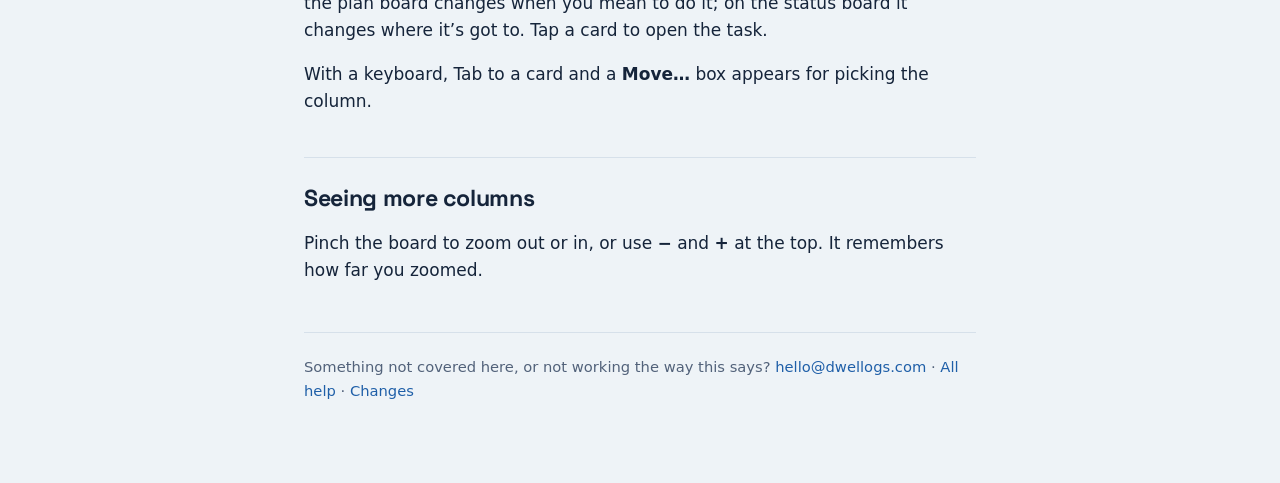
<file: help/boards/index.html>
<!doctype html>
<html lang="en">
<head>
  <meta charset="utf-8">
  <meta name="viewport" content="width=device-width, initial-scale=1">
  <title>Lists and boards — DwelLogs help</title>
  <meta name="description" content="Your tasks as a list or a board: by plan or by status, turning the phone sideways, moving cards and zooming out.">
  <meta name="theme-color" content="#eef3f7" media="(prefers-color-scheme: light)">
  <meta name="theme-color" content="#0e1726" media="(prefers-color-scheme: dark)">
  <link rel="icon" href="/favicon.svg?v=2" type="image/svg+xml">
  <link rel="icon" href="/favicon.ico?v=2" sizes="32x32">
  <link rel="apple-touch-icon" href="/apple-touch-icon.png?v=2">
  <meta property="og:type" content="article">
  <meta property="og:url" content="https://dwellogs.com/help/boards/">
  <meta property="og:title" content="Lists and boards — DwelLogs help">
  <meta property="og:description" content="Your tasks as a list or a board: by plan or by status, turning the phone sideways, moving cards and zooming out.">
  <meta property="og:site_name" content="DwelLogs">
  <meta property="og:image" content="https://dwellogs.com/og-image.png?v=3">
  <meta property="og:image:alt" content="The DwelLogs mark: a house outline drawn as a heart-monitor trace.">
  <link rel="preload" href="/fonts/SpaceGrotesk.woff2" as="font" type="font/woff2" crossorigin>
  <link rel="stylesheet" href="/css/tokens.css">
  <link rel="stylesheet" href="/css/help.css">
  <link rel="stylesheet" href="/css/flipbook.css">
<link rel="canonical" href="https://dwellogs.com/help/boards/">
</head>
<body>
<div class="wrap">
  <p class="wordmark"><a class="home" href="/"><img src="/favicon.svg?v=2" alt=""><b>Dwel<span>Logs</span></b></a><a class="top" href="/app/">Open</a></p>
  <p class="crumbs"><a href="/help/">Help</a> &rsaquo; Lists and boards</p>
  <h1>Lists and boards</h1>
  <p class="lede">Tasks is a list. The same tasks can be a board instead: columns you move cards between, the way
    you&rsquo;d plan a weekend on a whiteboard.</p>

  <figure class="flipbook wide" aria-label="From the list to the board, then zoomed out"><ol>
      <li><img src="/help/flipbooks/board-0.png" alt="Tasks as a list, with the line Turn your phone sideways to see these as a board, and Or show it here." loading="lazy" width="390" height="420"><span class="cap">Upright, Tasks is a list.</span></li>
      <li><img src="/help/flipbooks/board-1.png" alt="The board, sideways: columns Not planned, Today, This week and the start of Next week." loading="lazy" width="844" height="390"><span class="cap">Turn the phone sideways: the board.</span></li>
      <li><img src="/help/flipbooks/board-2.png" alt="The same board zoomed out, with all five columns: Not planned, Today, This week, Next week, Later." loading="lazy" width="844" height="390"><span class="cap">Zoom out to see every column.</span></li>
  </ol></figure>

  <h2 id="open">Getting to the board</h2>
  <p>On Tasks, turn your phone sideways. Turn it back and the list returns. If your phone&rsquo;s rotation is
    locked, tap <b>Or show it here</b> under the hint, or <span class="button">Board by plan</span> at the top.
    On a computer or a tablet there&rsquo;s room for it as it is.</p>

  <h2 id="kinds">By plan, or by status</h2>
  <table class="access">
    <thead><tr><th>Board</th><th>Columns</th></tr></thead>
    <tbody>
      <tr><td>By plan &mdash; when you mean to do it</td><td data-k="Columns">Not planned, Today, This week, Next week, Later</td></tr>
      <tr><td>By status &mdash; where it&rsquo;s got to</td><td data-k="Columns">To do, In progress, Waiting, Done (the last 7 days)</td></tr>
    </tbody>
  </table>
  <p>A saved list can be a board too, with only what that list holds.</p>

  <h2 id="move">Moving a card</h2>
  <p>Drag the card to another column. On a phone, hold your finger on it for a moment until it lifts, then
    drag; a quick swipe just scrolls the board. Near the edge, the board scrolls to bring the next column in.
    Moving a card on the plan board changes when you mean to do it; on the status board it changes where
    it&rsquo;s got to. Tap a card to open the task.</p>
  <p>With a keyboard, Tab to a card and a <span class="button">Move&hellip;</span> box appears for picking
    the column.</p>

  <h2 id="zoom">Seeing more columns</h2>
  <p>Pinch the board to zoom out or in, or use <span class="button">&minus;</span> and
    <span class="button">+</span> at the top. It remembers how far you zoomed.</p>

  <footer>Something not covered here, or not working the way this says?
    <a href="mailto:hello@dwellogs.com">hello@dwellogs.com</a>
    &middot; <a href="/help/">All help</a> &middot; <a href="/changes/">Changes</a></footer>
</div>
<script src="/js/flipbook.js" defer></script>
<script data-goatcounter="https://dwellogs.goatcounter.com/count" async src="/js/count.js?v=1"></script>
</body>
</html>
</file>
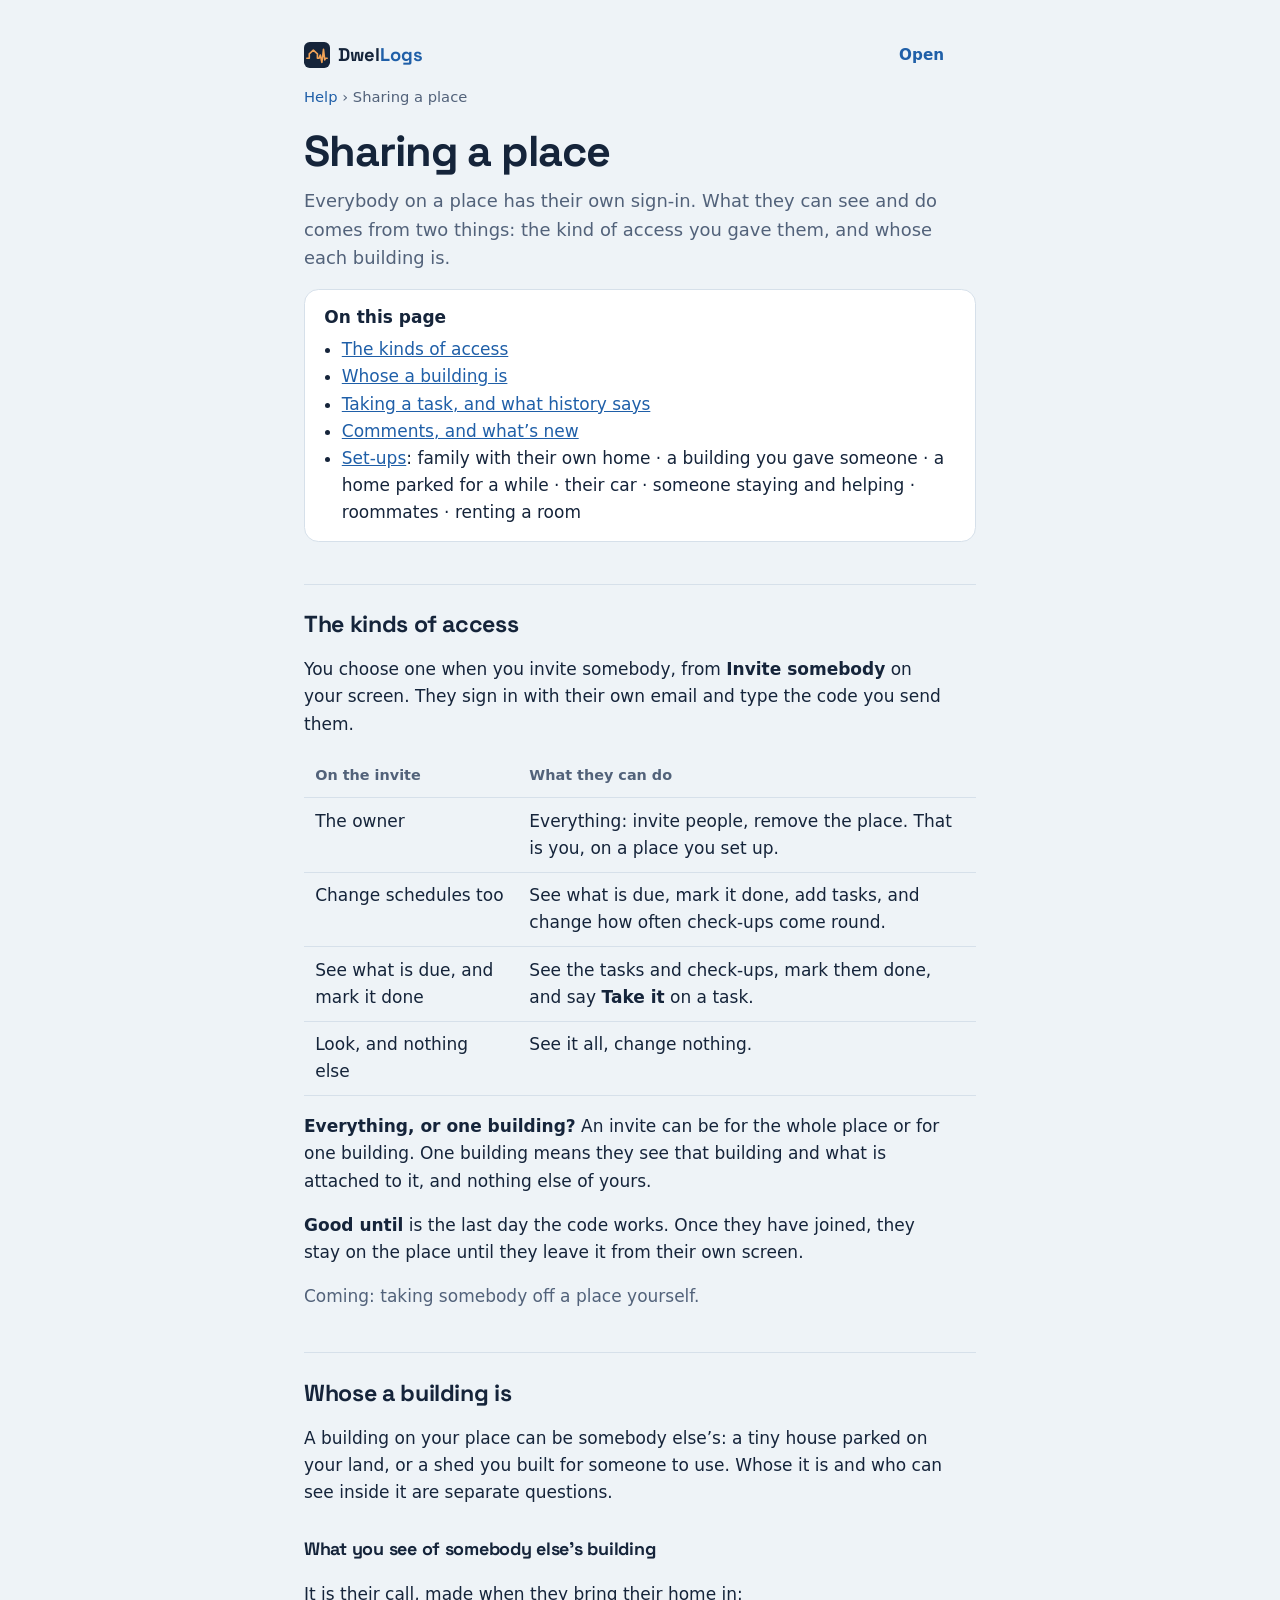
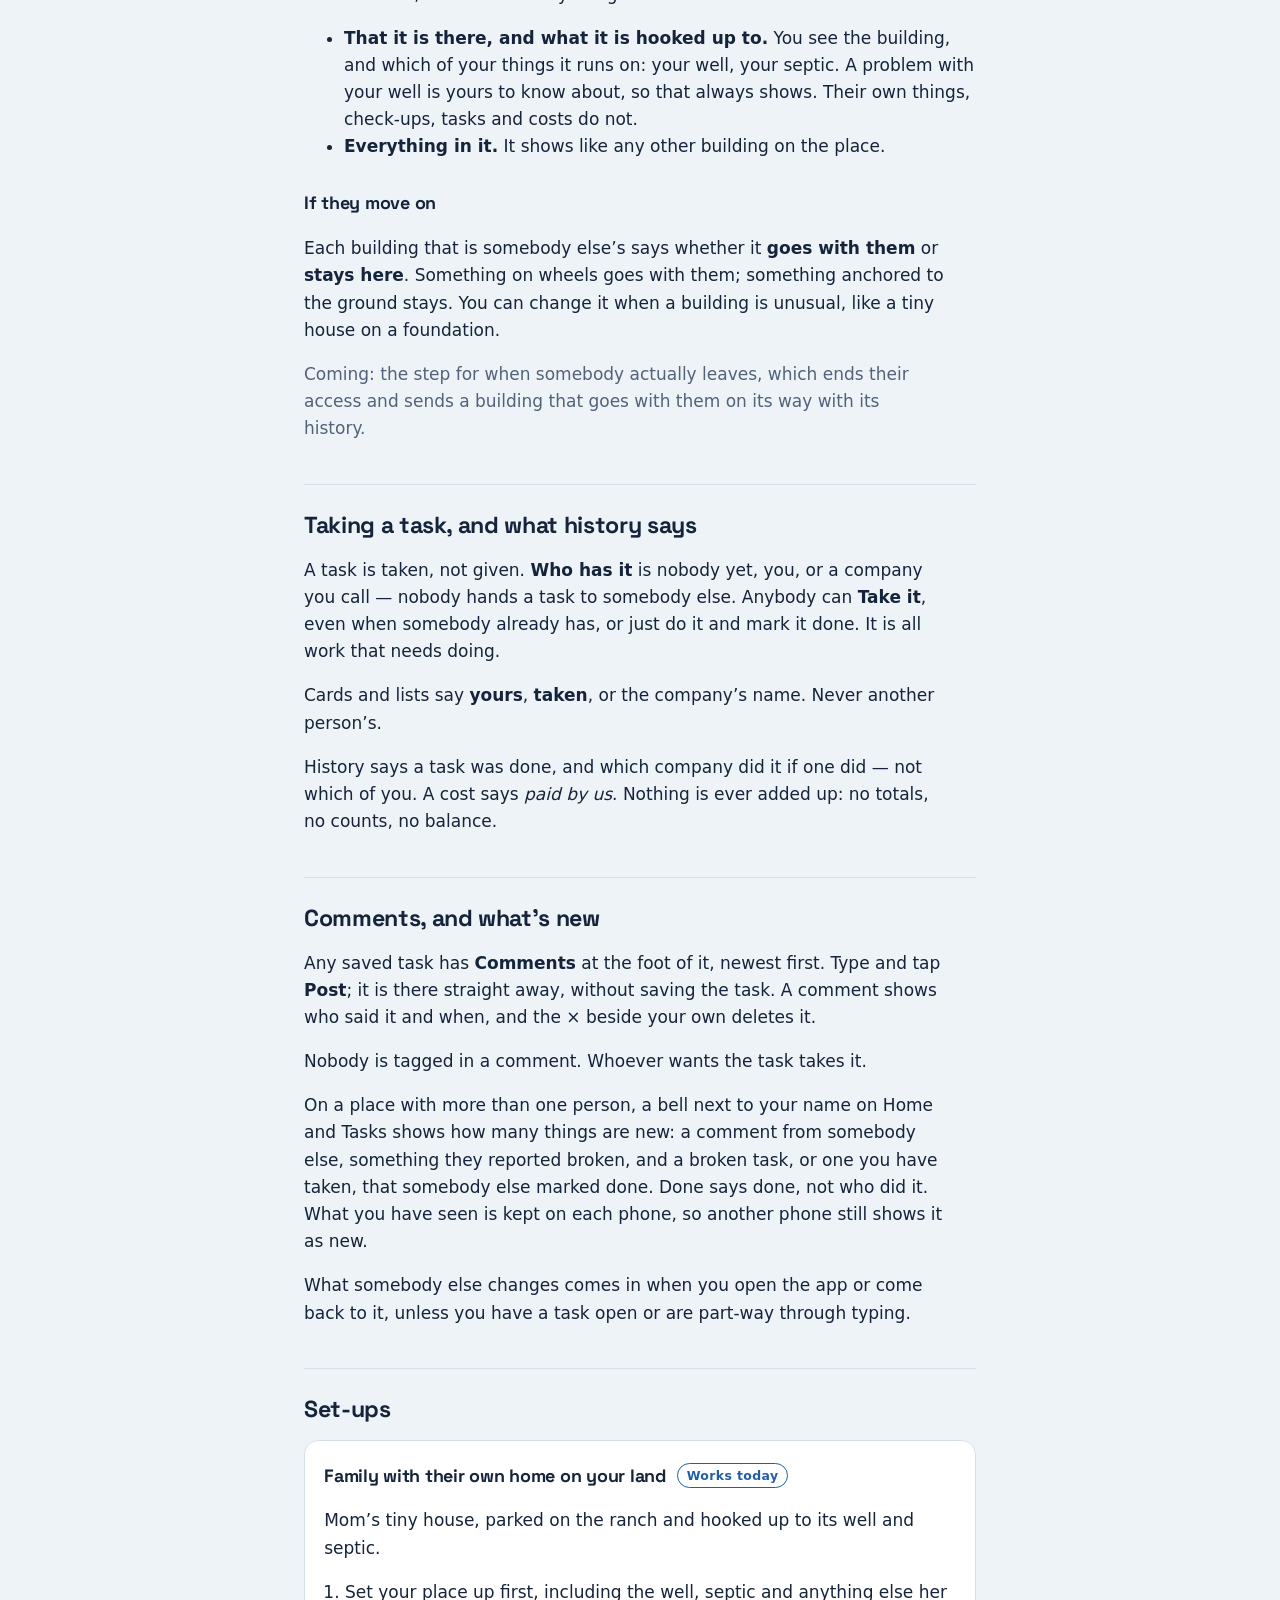
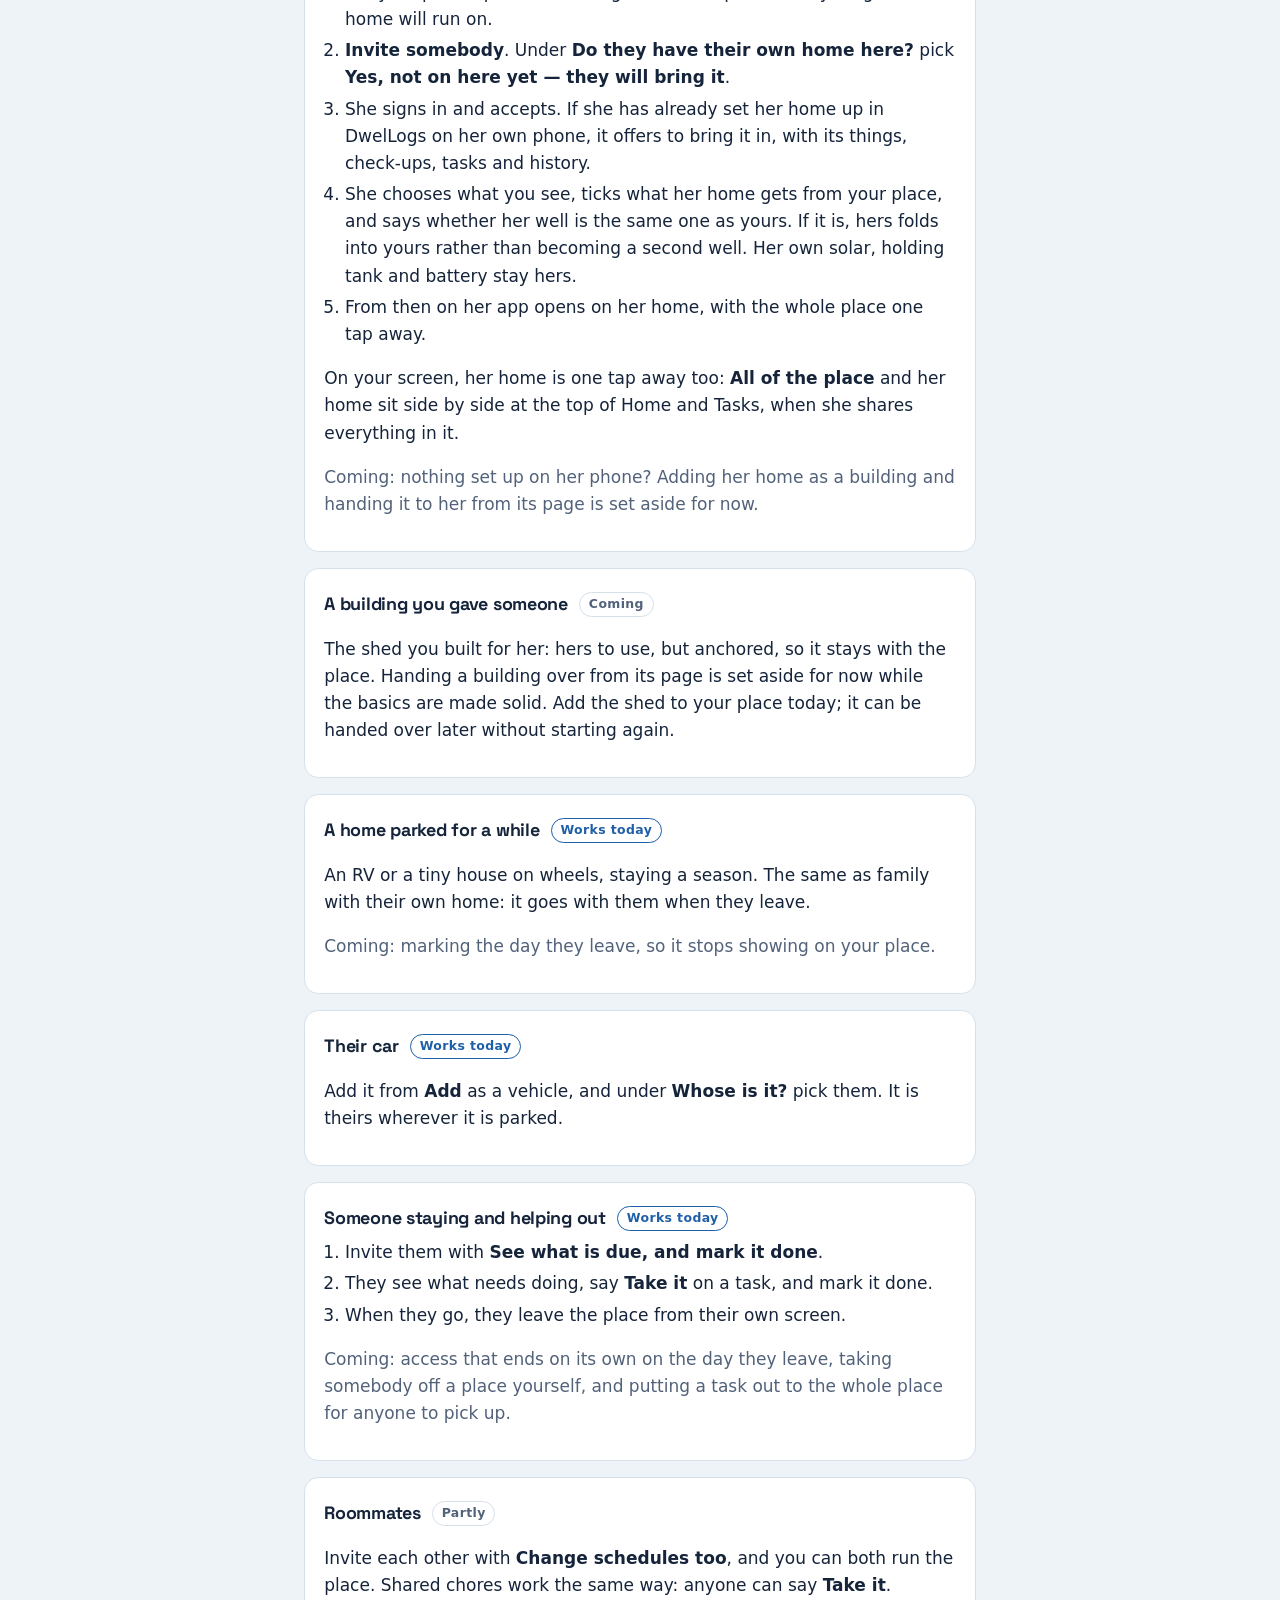
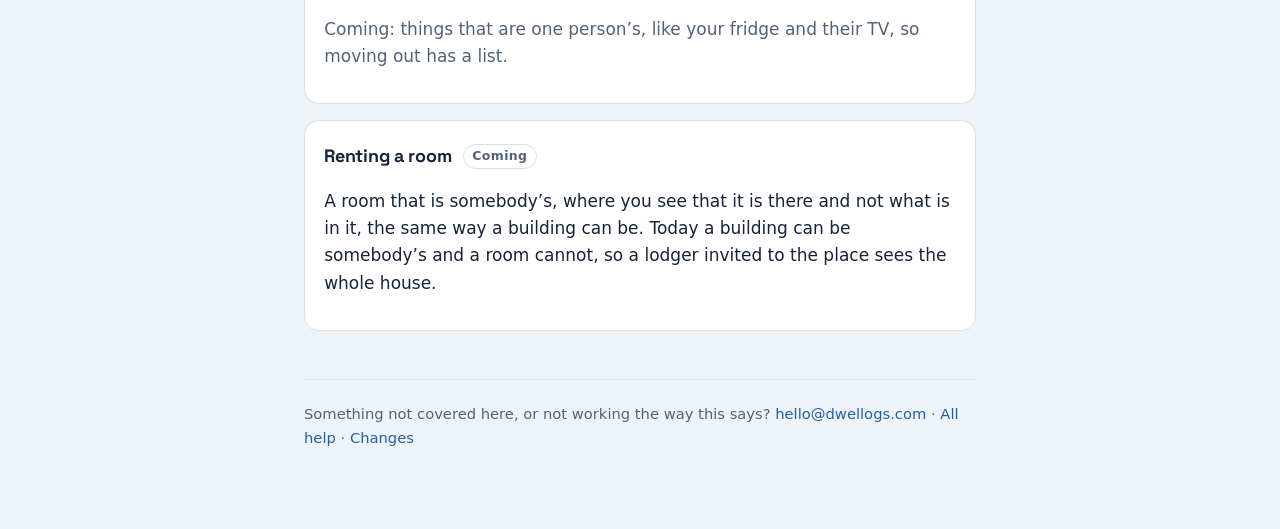
<file: help/sharing/index.html>
<!doctype html>
<html lang="en">
<head>
  <meta charset="utf-8">
  <meta name="viewport" content="width=device-width, initial-scale=1">
  <title>Sharing a place — DwelLogs help</title>
  <meta name="description" content="Who can see and do what on a place in DwelLogs, how a building can be somebody else's, and how to set up family, guests, roommates and a home parked on your land.">
  <meta name="theme-color" content="#eef3f7" media="(prefers-color-scheme: light)">
  <meta name="theme-color" content="#0e1726" media="(prefers-color-scheme: dark)">
  <link rel="icon" href="/favicon.svg?v=2" type="image/svg+xml">
  <link rel="icon" href="/favicon.ico?v=2" sizes="32x32">
  <link rel="apple-touch-icon" href="/apple-touch-icon.png?v=2">
  <meta property="og:type" content="article">
  <meta property="og:url" content="https://dwellogs.com/help/sharing/">
  <meta property="og:title" content="Sharing a place — DwelLogs help">
  <meta property="og:description" content="Who can see and do what, whose a building is, and how to set up family, guests and roommates.">
  <meta property="og:site_name" content="DwelLogs">
  <meta property="og:image" content="https://dwellogs.com/og-image.png?v=3">
  <meta property="og:image:alt" content="The DwelLogs mark: a house outline drawn as a heart-monitor trace.">
  <link rel="preload" href="/fonts/SpaceGrotesk.woff2" as="font" type="font/woff2" crossorigin>
  <link rel="stylesheet" href="/css/tokens.css">
  <link rel="stylesheet" href="/css/help.css">
<link rel="canonical" href="https://dwellogs.com/help/sharing/">
</head>
<body>
<div class="wrap">
  <p class="wordmark"><a class="home" href="/"><img src="/favicon.svg?v=2" alt=""><b>Dwel<span>Logs</span></b></a><a class="top" href="/app/">Open</a></p>
  <p class="crumbs"><a href="/help/">Help</a> &rsaquo; Sharing a place</p>
  <h1>Sharing a place</h1>
  <p class="lede">Everybody on a place has their own sign-in. What they can see and do comes from two
    things: the kind of access you gave them, and whose each building is.</p>

  <nav class="toc" aria-label="On this page">
    <b>On this page</b>
    <ul>
      <li><a href="#access">The kinds of access</a></li>
      <li><a href="#whose">Whose a building is</a></li>
      <li><a href="#history">Taking a task, and what history says</a></li>
      <li><a href="#comments">Comments, and what&rsquo;s new</a></li>
      <li><a href="#setups">Set-ups</a>: family with their own home &middot; a building you gave someone &middot;
        a home parked for a while &middot; their car &middot; someone staying and helping &middot;
        roommates &middot; renting a room</li>
    </ul>
  </nav>

  <h2 id="access">The kinds of access</h2>
  <p>You choose one when you invite somebody, from <span class="button">Invite somebody</span> on your
    screen. They sign in with their own email and type the code you send them.</p>
  <table class="access">
    <thead><tr><th>On the invite</th><th>What they can do</th></tr></thead>
    <tbody>
      <tr><td>The owner</td><td>Everything: invite people, remove the place.
        That is you, on a place you set up.</td></tr>
      <tr><td>Change schedules too</td><td>See what is due, mark it done, add tasks, and change how often
        check-ups come round.</td></tr>
      <tr><td>See what is due, and mark it done</td><td>See the tasks and check-ups, mark them done, and say
        <span class="button">Take it</span> on a task.</td></tr>
      <tr><td>Look, and nothing else</td><td>See it all, change nothing.</td></tr>
    </tbody>
  </table>
  <p><b>Everything, or one building?</b> An invite can be for the whole place or for one building. One
    building means they see that building and what is attached to it, and nothing else of yours.</p>
  <p><b>Good until</b> is the last day the code works. Once they have joined, they stay on the place
    until they leave it from their own screen.</p>
  <p class="coming">Coming: taking somebody off a place yourself.</p>

  <h2 id="whose">Whose a building is</h2>
  <p>A building on your place can be somebody else&rsquo;s: a tiny house parked on your land, or a
    shed you built for someone to use. Whose it is and who can see inside it are separate questions.</p>
  <h3>What you see of somebody else&rsquo;s building</h3>
  <p>It is their call, made when they bring their home in:</p>
  <ul>
    <li><b>That it is there, and what it is hooked up to.</b> You see the building, and which of your
      things it runs on: your well, your septic. A problem with your well is yours to know about, so
      that always shows. Their own things, check-ups, tasks and costs do not.</li>
    <li><b>Everything in it.</b> It shows like any other building on the place.</li>
  </ul>
  <h3>If they move on</h3>
  <p>Each building that is somebody else&rsquo;s says whether it <b>goes with them</b> or <b>stays
    here</b>. Something on wheels goes with them; something anchored to the ground stays. You can
    change it when a building is unusual, like a tiny house on a foundation.</p>
  <p class="coming">Coming: the step for when somebody actually leaves, which ends their access and
    sends a building that goes with them on its way with its history.</p>

  <h2 id="history">Taking a task, and what history says</h2>
  <p>A task is taken, not given. <b>Who has it</b> is nobody yet, you, or a company you call &mdash;
    nobody hands a task to somebody else. Anybody can <span class="button">Take it</span>, even when
    somebody already has, or just do it and mark it done. It is all work that needs doing.</p>
  <p>Cards and lists say <b>yours</b>, <b>taken</b>, or the company&rsquo;s name. Never another
    person&rsquo;s.</p>
  <p>History says a task was done, and which company did it if one did &mdash; not which of you. A cost
    says <i>paid by us</i>. Nothing is ever added up: no totals, no counts, no balance.</p>

  <h2 id="comments">Comments, and what&rsquo;s new</h2>
  <p>Any saved task has <b>Comments</b> at the foot of it, newest first. Type and tap
    <span class="button">Post</span>; it is there straight away, without saving the task. A comment
    shows who said it and when, and the &times; beside your own deletes it.</p>
  <p>Nobody is tagged in a comment. Whoever wants the task takes it.</p>
  <p>On a place with more than one person, a bell next to your name on Home and Tasks shows how many
    things are new: a comment from somebody else, something they reported broken, and a broken task,
    or one you have taken, that somebody else marked done. Done says done, not who did it. What you
    have seen is kept on each phone, so another phone still shows it as new.</p>
  <p>What somebody else changes comes in when you open the app or come back to it, unless you have a
    task open or are part-way through typing.</p>

  <h2 id="setups">Set-ups</h2>

  <div class="setup">
    <h3>Family with their own home on your land <span class="tag works">Works today</span></h3>
    <p>Mom&rsquo;s tiny house, parked on the ranch and hooked up to its well and septic.</p>
    <ol>
      <li>Set your place up first, including the well, septic and anything else her home will run on.</li>
      <li><span class="button">Invite somebody</span>. Under <b>Do they have their own home here?</b>
        pick <b>Yes, not on here yet — they will bring it</b>.</li>
      <li>She signs in and accepts. If she has already set her home up in DwelLogs on her own phone, it
        offers to bring it in, with its things, check-ups, tasks and history.</li>
      <li>She chooses what you see, ticks what her home gets from your place, and says whether her well
        is the same one as yours. If it is, hers folds into yours rather than becoming a second well.
        Her own solar, holding tank and battery stay hers.</li>
      <li>From then on her app opens on her home, with the whole place one tap away.</li>
    </ol>
    <p>On your screen, her home is one tap away too: <b>All of the place</b> and her home sit side by
      side at the top of Home and Tasks, when she shares everything in it.</p>
    <p class="coming">Coming: nothing set up on her phone? Adding her home as a building and handing it
      to her from its page is set aside for now.</p>
  </div>

  <div class="setup">
    <h3>A building you gave someone <span class="tag">Coming</span></h3>
    <p>The shed you built for her: hers to use, but anchored, so it stays with the place. Handing a
      building over from its page is set aside for now while the basics are made solid. Add the
      shed to your place today; it can be handed over later without starting again.</p>
  </div>

  <div class="setup">
    <h3>A home parked for a while <span class="tag works">Works today</span></h3>
    <p>An RV or a tiny house on wheels, staying a season. The same as family with their own home: it
      goes with them when they leave.</p>
    <p class="coming">Coming: marking the day they leave, so it stops showing on your place.</p>
  </div>

  <div class="setup">
    <h3>Their car <span class="tag works">Works today</span></h3>
    <p>Add it from <span class="button">Add</span> as a vehicle, and under <b>Whose is it?</b> pick them.
      It is theirs wherever it is parked.</p>
  </div>

  <div class="setup">
    <h3>Someone staying and helping out <span class="tag works">Works today</span></h3>
    <ol>
      <li>Invite them with <b>See what is due, and mark it done</b>.</li>
      <li>They see what needs doing, say <span class="button">Take it</span> on a task, and mark it
        done.</li>
      <li>When they go, they leave the place from their own screen.</li>
    </ol>
    <p class="coming">Coming: access that ends on its own on the day they leave, taking somebody off a
      place yourself, and putting a task out to the whole place for anyone to pick up.</p>
  </div>

  <div class="setup">
    <h3>Roommates <span class="tag">Partly</span></h3>
    <p>Invite each other with <b>Change schedules too</b>, and you can both run the place. Shared chores
      work the same way: anyone can say <span class="button">Take it</span>.</p>
    <p class="coming">Coming: things that are one person&rsquo;s, like your fridge and their TV, so
      moving out has a list.</p>
  </div>

  <div class="setup">
    <h3>Renting a room <span class="tag">Coming</span></h3>
    <p>A room that is somebody&rsquo;s, where you see that it is there and not what is in it, the same
      way a building can be. Today a building can be somebody&rsquo;s and a room cannot, so a lodger
      invited to the place sees the whole house.</p>
  </div>

  <footer>Something not covered here, or not working the way this says?
    <a href="mailto:hello@dwellogs.com">hello@dwellogs.com</a>
    &middot; <a href="/help/">All help</a> &middot; <a href="/changes/">Changes</a></footer>
</div>
<script data-goatcounter="https://dwellogs.goatcounter.com/count" async src="/js/count.js?v=1"></script>
</body>
</html>
</file>
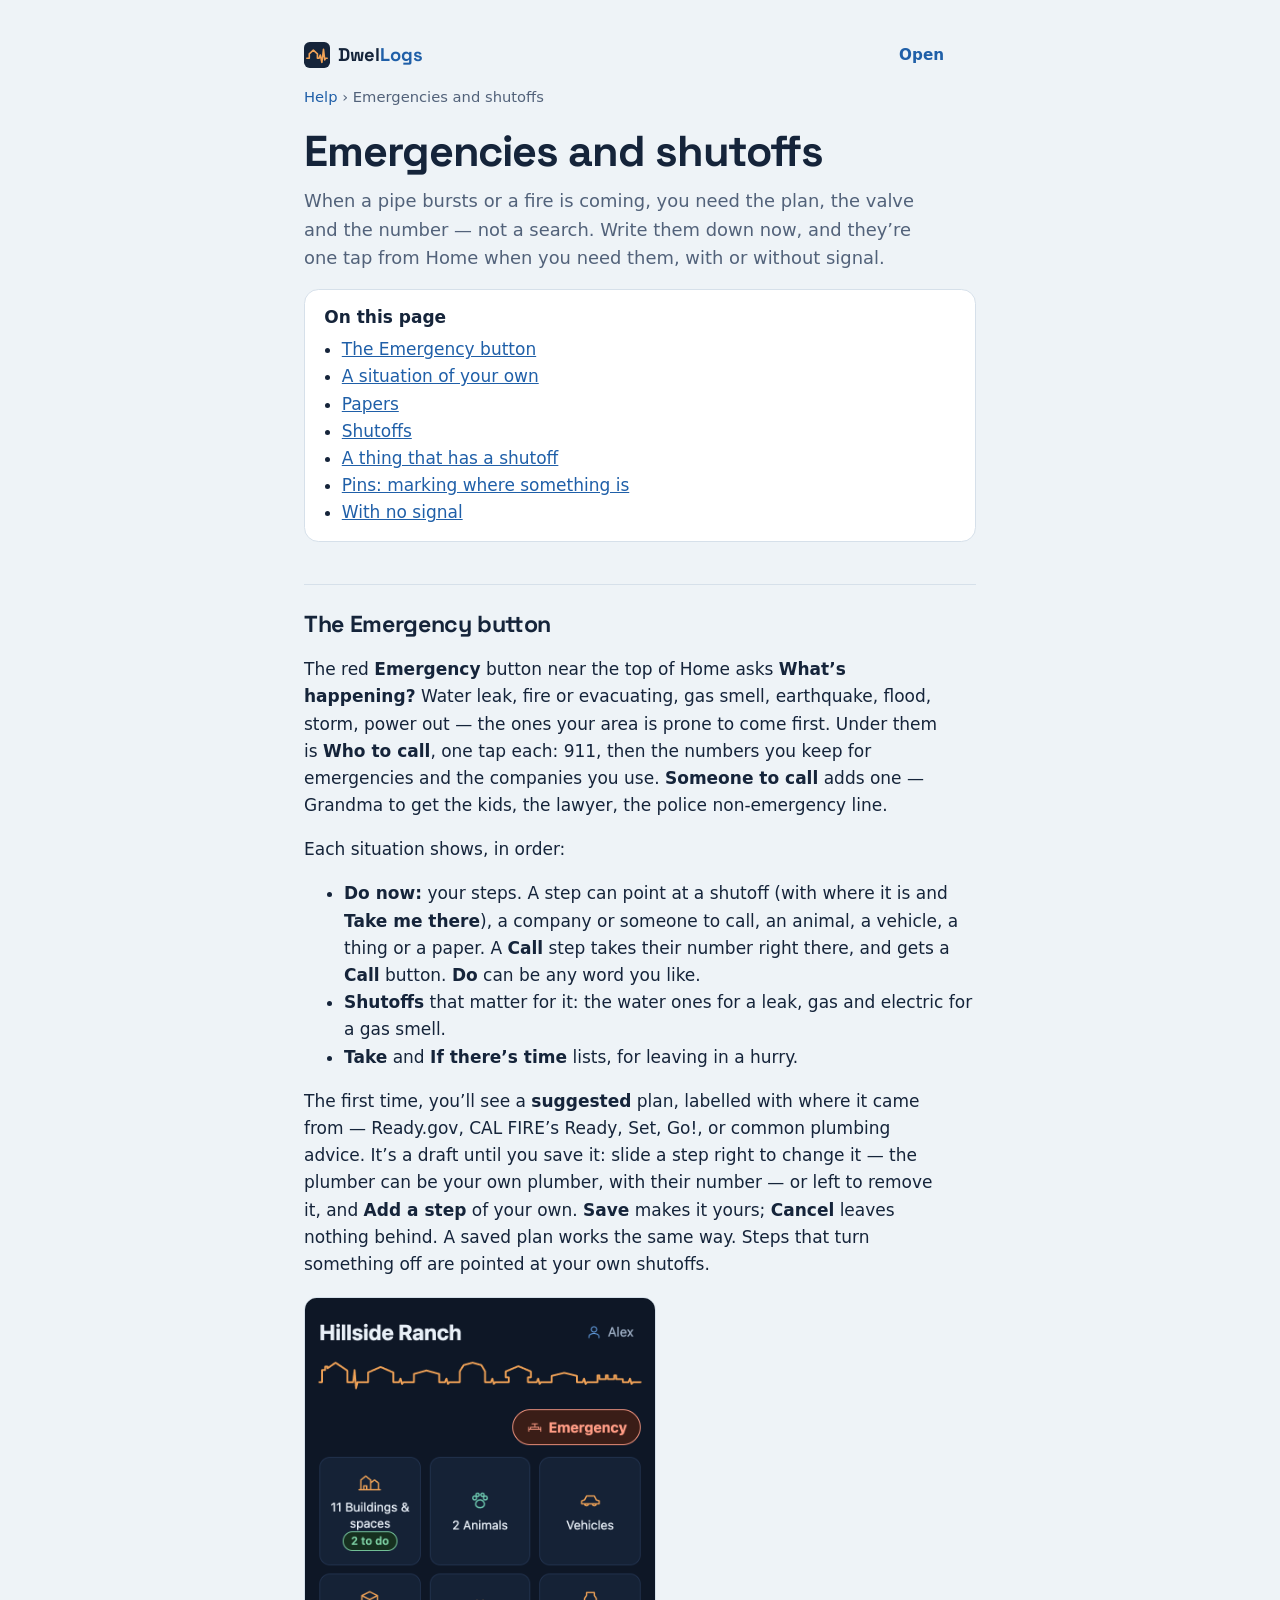
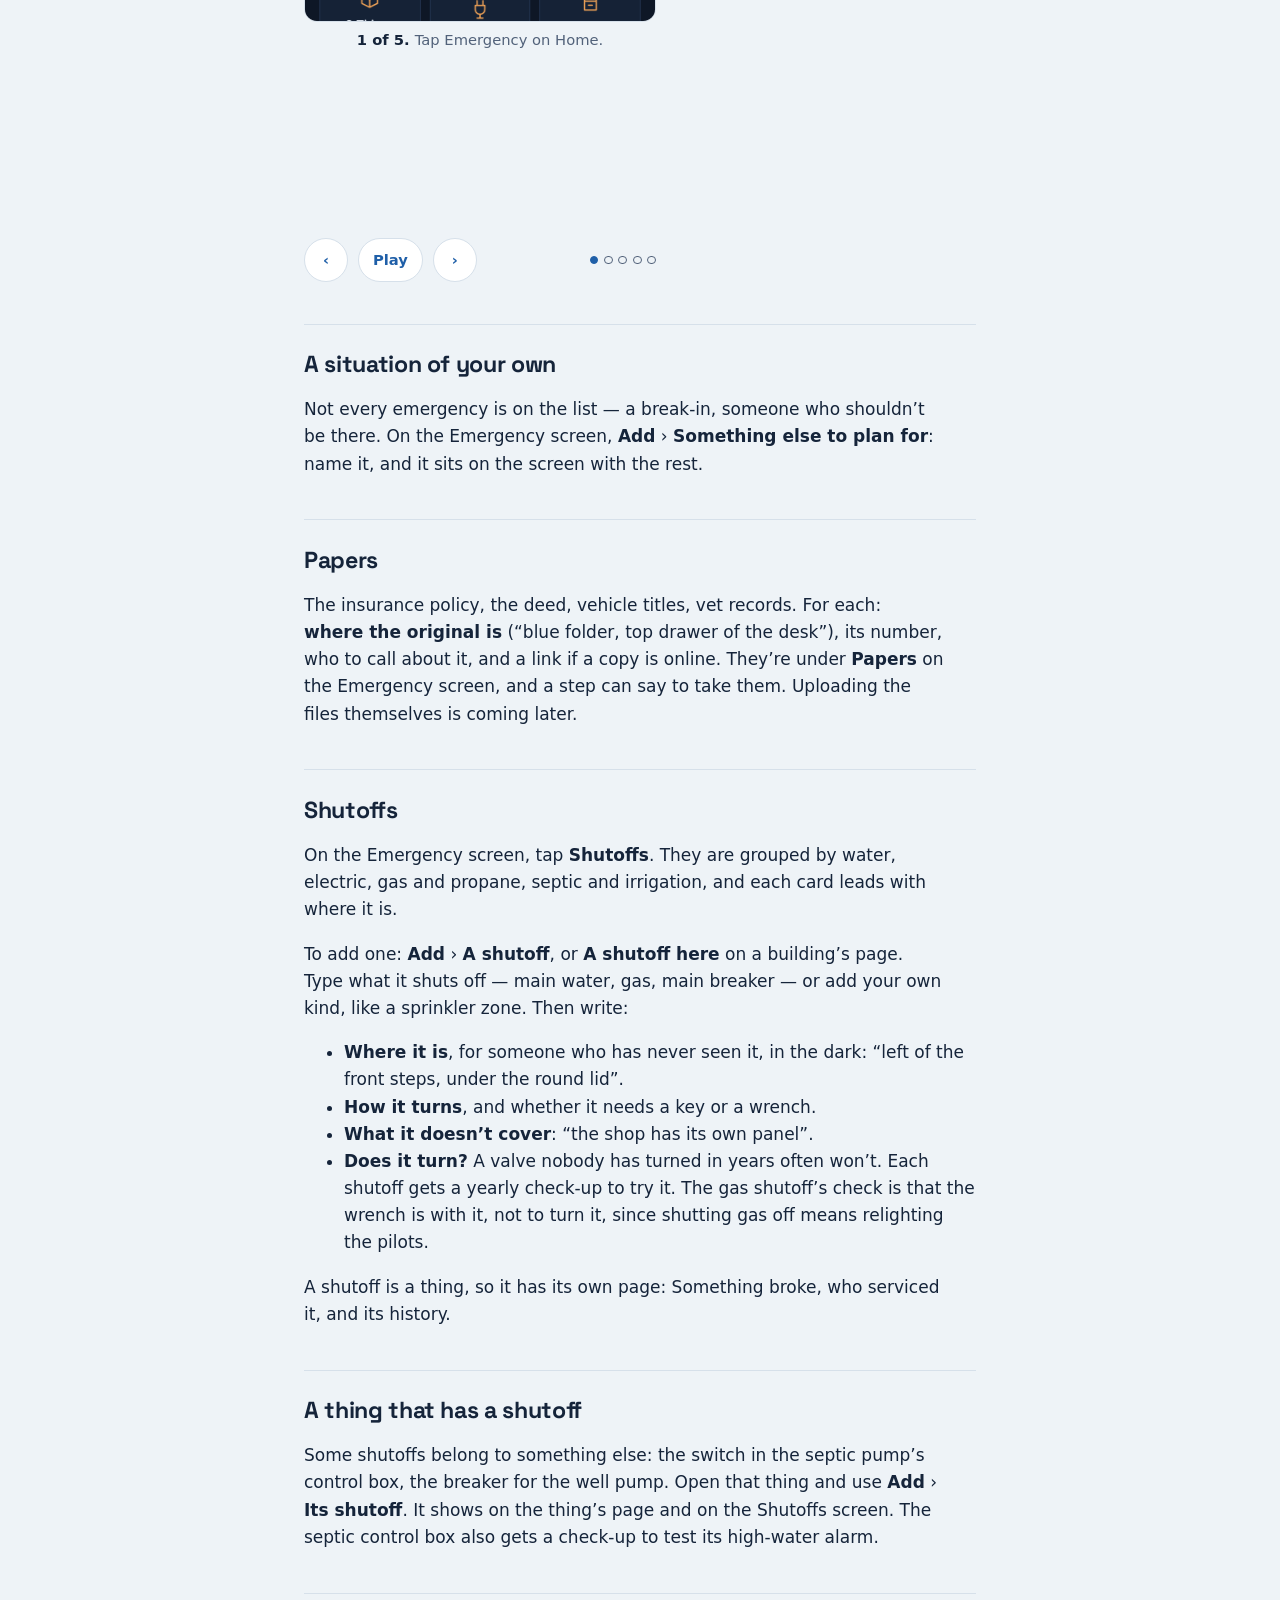
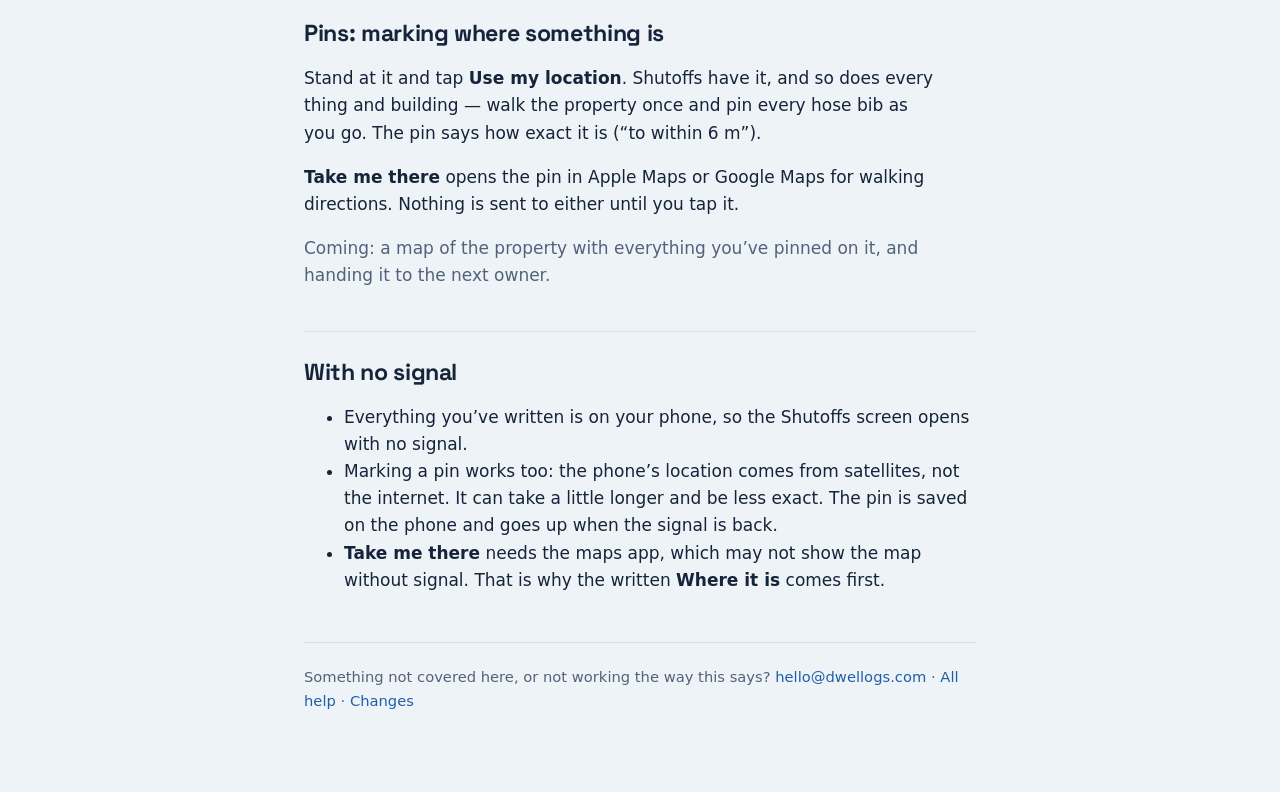
<file: help/shutoffs/index.html>
<!doctype html>
<html lang="en">
<head>
  <meta charset="utf-8">
  <meta name="viewport" content="width=device-width, initial-scale=1">
  <title>Emergencies and shutoffs — DwelLogs help</title>
  <meta name="description" content="Your emergency plans, the shutoffs that matter, who to call, papers, and pinning anything where you stand.">
  <meta name="theme-color" content="#eef3f7" media="(prefers-color-scheme: light)">
  <meta name="theme-color" content="#0e1726" media="(prefers-color-scheme: dark)">
  <link rel="icon" href="/favicon.svg?v=2" type="image/svg+xml">
  <link rel="icon" href="/favicon.ico?v=2" sizes="32x32">
  <link rel="apple-touch-icon" href="/apple-touch-icon.png?v=2">
  <meta property="og:type" content="article">
  <meta property="og:url" content="https://dwellogs.com/help/shutoffs/">
  <meta property="og:title" content="Emergencies and shutoffs — DwelLogs help">
  <meta property="og:description" content="Your emergency plans, the shutoffs that matter, who to call, papers, and pinning anything where you stand.">
  <meta property="og:site_name" content="DwelLogs">
  <meta property="og:image" content="https://dwellogs.com/og-image.png?v=3">
  <meta property="og:image:alt" content="The DwelLogs mark: a house outline drawn as a heart-monitor trace.">
  <link rel="preload" href="/fonts/SpaceGrotesk.woff2" as="font" type="font/woff2" crossorigin>
  <link rel="stylesheet" href="/css/tokens.css">
  <link rel="stylesheet" href="/css/help.css">
  <link rel="stylesheet" href="/css/flipbook.css">
<link rel="canonical" href="https://dwellogs.com/help/shutoffs/">
</head>
<body>
<div class="wrap">
  <p class="wordmark"><a class="home" href="/"><img src="/favicon.svg?v=2" alt=""><b>Dwel<span>Logs</span></b></a><a class="top" href="/app/">Open</a></p>
  <p class="crumbs"><a href="/help/">Help</a> &rsaquo; Emergencies and shutoffs</p>
  <h1>Emergencies and shutoffs</h1>
  <p class="lede">When a pipe bursts or a fire is coming, you need the plan, the valve and the number &mdash; not a
    search. Write them down now, and they&rsquo;re one tap from Home when you need them, with or without signal.</p>

  <nav class="toc" aria-label="On this page">
    <b>On this page</b>
    <ul>
      <li><a href="#emergency">The Emergency button</a></li>
      <li><a href="#own">A situation of your own</a></li>
      <li><a href="#papers">Papers</a></li>
      <li><a href="#shutoffs">Shutoffs</a></li>
      <li><a href="#has">A thing that has a shutoff</a></li>
      <li><a href="#pins">Pins: marking where something is</a></li>
      <li><a href="#offline">With no signal</a></li>
    </ul>
  </nav>

  <h2 id="emergency">The Emergency button</h2>
  <p>The red <span class="button">Emergency</span> button near the top of Home asks <b>What&rsquo;s happening?</b>
    Water leak, fire or evacuating, gas smell, earthquake, flood, storm, power out &mdash; the ones your area is
    prone to come first. Under them is <b>Who to call</b>, one tap each: 911, then the numbers you keep for
    emergencies and the companies you use. <span class="button">Someone to call</span> adds one &mdash; Grandma
    to get the kids, the lawyer, the police non-emergency line.</p>
  <p>Each situation shows, in order:</p>
  <ul>
    <li><b>Do now:</b> your steps. A step can point at a shutoff (with where it is and
      <span class="button">Take me there</span>), a company or someone to call, an animal, a vehicle, a thing or
      a paper. A <b>Call</b> step takes their number right there, and gets a <span class="button">Call</span>
      button. <b>Do</b> can be any word you like.</li>
    <li><b>Shutoffs</b> that matter for it: the water ones for a leak, gas and electric for a gas smell.</li>
    <li><b>Take</b> and <b>If there&rsquo;s time</b> lists, for leaving in a hurry.</li>
  </ul>
  <p>The first time, you&rsquo;ll see a <b>suggested</b> plan, labelled with where it came from &mdash; Ready.gov,
    CAL FIRE&rsquo;s Ready, Set, Go!, or common plumbing advice. It&rsquo;s a draft until you save it: slide a step
    right to change it &mdash; the plumber can be your own plumber, with their number &mdash; or left to remove it,
    and <span class="button">Add a step</span> of your own. <span class="button">Save</span> makes it yours;
    <span class="button">Cancel</span> leaves nothing behind. A saved plan works the same way. Steps that turn
    something off are pointed at your own shutoffs.</p>
  <figure class="flipbook" aria-label="Changing an emergency plan"><ol>
      <li><img src="/help/flipbooks/plan-1.png" alt="Home, with the red Emergency button under the place name." loading="lazy" width="390" height="360"><span class="cap">Tap Emergency on Home.</span></li>
      <li><img src="/help/flipbooks/plan-2.png" alt="The Water leak plan, labelled Suggested, based on common plumbing advice, with five steps." loading="lazy" width="390" height="640"><span class="cap">Water leak: a suggested plan, a draft until you save it.</span></li>
      <li><img src="/help/flipbooks/plan-3.png" alt="The Plumber step slid right, showing a green Edit button." loading="lazy" width="390" height="520"><span class="cap">Slide a step right to change it.</span></li>
      <li><img src="/help/flipbooks/plan-4.png" alt="The step being edited: What, Dave; Do, Call; Why, He knows the house; Linked to, Dave (plumber)." loading="lazy" width="390" height="520"><span class="cap">The plumber becomes your own: Dave, who knows the house.</span></li>
      <li><img src="/help/flipbooks/plan-5.png" alt="The saved plan, with Dave, call, and a Call button." loading="lazy" width="390" height="640"><span class="cap">Saved. Dave has a Call button now.</span></li>
  </ol></figure>


  <h2 id="own">A situation of your own</h2>
  <p>Not every emergency is on the list &mdash; a break-in, someone who shouldn&rsquo;t be there. On the Emergency
    screen, <span class="button">Add</span> &rsaquo; <b>Something else to plan for</b>: name it, and it sits on the
    screen with the rest.</p>

  <h2 id="papers">Papers</h2>
  <p>The insurance policy, the deed, vehicle titles, vet records. For each: <b>where the original is</b> (&ldquo;blue
    folder, top drawer of the desk&rdquo;), its number, who to call about it, and a link if a copy is online.
    They&rsquo;re under <b>Papers</b> on the Emergency screen, and a step can say to take them. Uploading the files
    themselves is coming later.</p>

  <h2 id="shutoffs">Shutoffs</h2>
  <p>On the Emergency screen, tap <span class="button">Shutoffs</span>. They are grouped by water,
    electric, gas and propane, septic and irrigation, and each card leads with where it is.</p>
  <p>To add one: <span class="button">Add</span> &rsaquo; <b>A shutoff</b>, or <b>A shutoff here</b> on a building&rsquo;s
    page. Type what it shuts off &mdash; main water, gas, main breaker &mdash; or add your own kind, like a sprinkler
    zone. Then write:</p>
  <ul>
    <li><b>Where it is</b>, for someone who has never seen it, in the dark: &ldquo;left of the front steps, under the round lid&rdquo;.</li>
    <li><b>How it turns</b>, and whether it needs a key or a wrench.</li>
    <li><b>What it doesn&rsquo;t cover</b>: &ldquo;the shop has its own panel&rdquo;.</li>
    <li><b>Does it turn?</b> A valve nobody has turned in years often won&rsquo;t. Each shutoff gets a yearly check-up
      to try it. The gas shutoff&rsquo;s check is that the wrench is with it, not to turn it, since shutting gas off
      means relighting the pilots.</li>
  </ul>
  <p>A shutoff is a thing, so it has its own page: Something broke, who serviced it, and its history.</p>

  <h2 id="has">A thing that has a shutoff</h2>
  <p>Some shutoffs belong to something else: the switch in the septic pump&rsquo;s control box, the breaker for the
    well pump. Open that thing and use <span class="button">Add</span> &rsaquo; <b>Its shutoff</b>. It shows on the
    thing&rsquo;s page and on the Shutoffs screen. The septic control box also gets a check-up to test its high-water alarm.</p>

  <h2 id="pins">Pins: marking where something is</h2>
  <p>Stand at it and tap <span class="button">Use my location</span>. Shutoffs have it, and so does every
    thing and building &mdash; walk the property once and pin every hose bib as you go. The pin says how exact it is
    (&ldquo;to within 6 m&rdquo;).</p>
  <p><span class="button">Take me there</span> opens the pin in Apple Maps or Google Maps for walking directions.
    Nothing is sent to either until you tap it.</p>
  <p class="coming">Coming: a map of the property with everything you&rsquo;ve pinned on it, and handing it to the next owner.</p>

  <h2 id="offline">With no signal</h2>
  <ul>
    <li>Everything you&rsquo;ve written is on your phone, so the Shutoffs screen opens with no signal.</li>
    <li>Marking a pin works too: the phone&rsquo;s location comes from satellites, not the internet. It can take a
      little longer and be less exact. The pin is saved on the phone and goes up when the signal is back.</li>
    <li><span class="button">Take me there</span> needs the maps app, which may not show the map without signal. That
      is why the written <b>Where it is</b> comes first.</li>
  </ul>

  <footer>Something not covered here, or not working the way this says?
    <a href="mailto:hello@dwellogs.com">hello@dwellogs.com</a>
    &middot; <a href="/help/">All help</a> &middot; <a href="/changes/">Changes</a></footer>
</div>
<script src="/js/flipbook.js" defer></script>
<script data-goatcounter="https://dwellogs.goatcounter.com/count" async src="/js/count.js?v=1"></script>
</body>
</html>
</file>
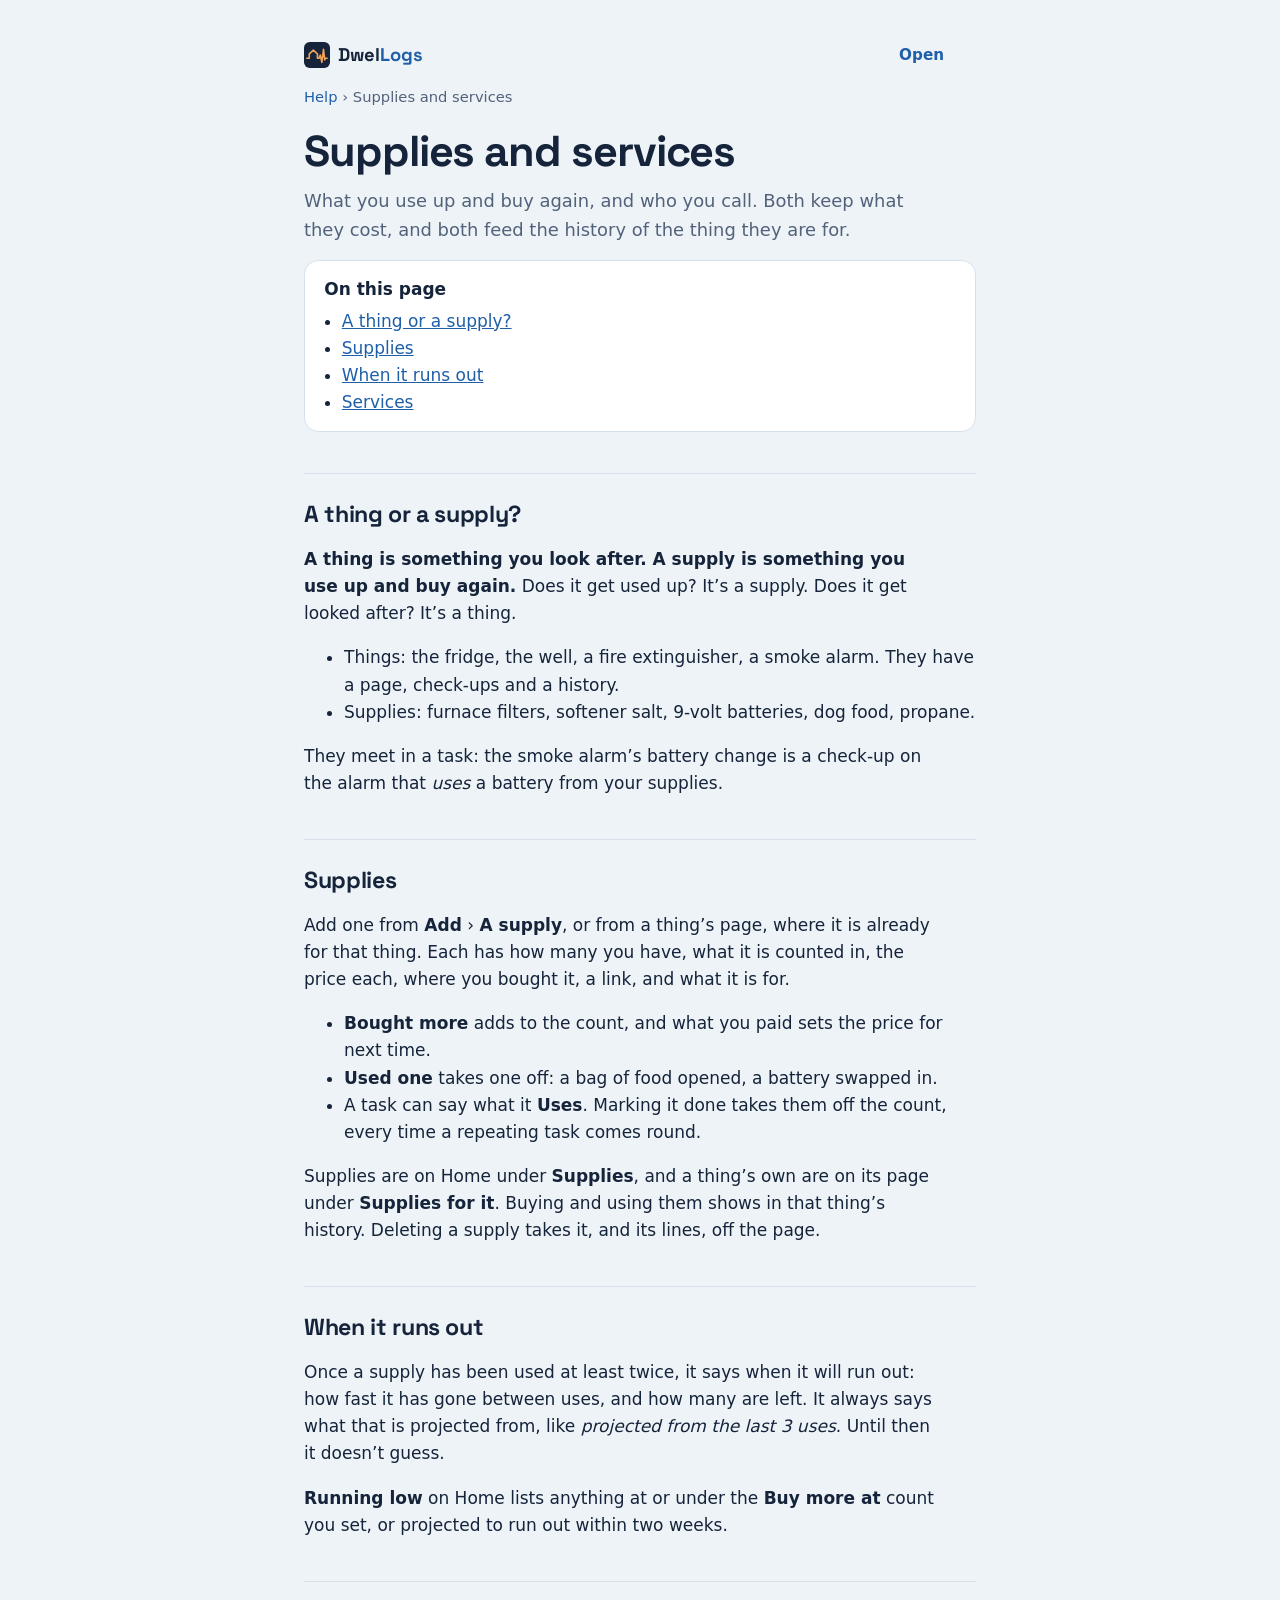
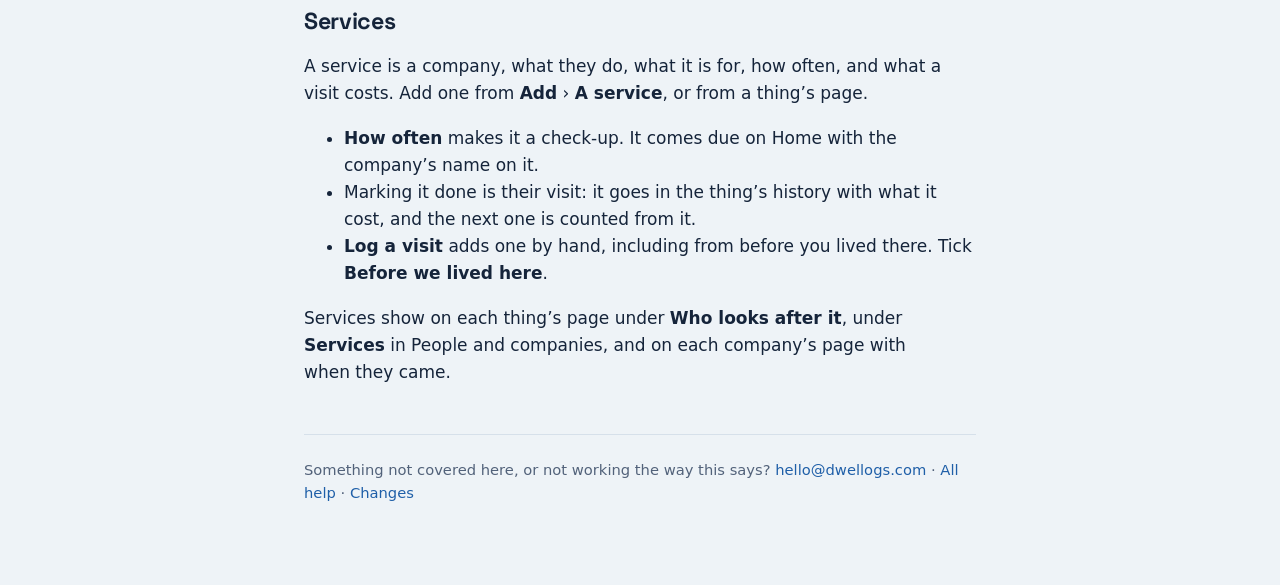
<file: help/supplies-services/index.html>
<!doctype html>
<html lang="en">
<head>
  <meta charset="utf-8">
  <meta name="viewport" content="width=device-width, initial-scale=1">
  <title>Supplies and services — DwelLogs help</title>
  <meta name="description" content="What you use up and buy again, who you call, and how DwelLogs counts both.">
  <meta name="theme-color" content="#eef3f7" media="(prefers-color-scheme: light)">
  <meta name="theme-color" content="#0e1726" media="(prefers-color-scheme: dark)">
  <link rel="icon" href="/favicon.svg?v=2" type="image/svg+xml">
  <link rel="icon" href="/favicon.ico?v=2" sizes="32x32">
  <link rel="apple-touch-icon" href="/apple-touch-icon.png?v=2">
  <meta property="og:type" content="article">
  <meta property="og:url" content="https://dwellogs.com/help/supplies-services/">
  <meta property="og:title" content="Supplies and services — DwelLogs help">
  <meta property="og:description" content="What you use up and buy again, who you call, and how DwelLogs counts both.">
  <meta property="og:site_name" content="DwelLogs">
  <meta property="og:image" content="https://dwellogs.com/og-image.png?v=3">
  <meta property="og:image:alt" content="The DwelLogs mark: a house outline drawn as a heart-monitor trace.">
  <link rel="preload" href="/fonts/SpaceGrotesk.woff2" as="font" type="font/woff2" crossorigin>
  <link rel="stylesheet" href="/css/tokens.css">
  <link rel="stylesheet" href="/css/help.css">
<link rel="canonical" href="https://dwellogs.com/help/supplies-services/">
</head>
<body>
<div class="wrap">
  <p class="wordmark"><a class="home" href="/"><img src="/favicon.svg?v=2" alt=""><b>Dwel<span>Logs</span></b></a><a class="top" href="/app/">Open</a></p>
  <p class="crumbs"><a href="/help/">Help</a> &rsaquo; Supplies and services</p>
  <h1>Supplies and services</h1>
  <p class="lede">What you use up and buy again, and who you call. Both keep what they cost, and both feed the
    history of the thing they are for.</p>

  <nav class="toc" aria-label="On this page">
    <b>On this page</b>
    <ul>
      <li><a href="#which">A thing or a supply?</a></li>
      <li><a href="#supplies">Supplies</a></li>
      <li><a href="#runout">When it runs out</a></li>
      <li><a href="#services">Services</a></li>
    </ul>
  </nav>

  <h2 id="which">A thing or a supply?</h2>
  <p><b>A thing is something you look after. A supply is something you use up and buy again.</b> Does it get
    used up? It&rsquo;s a supply. Does it get looked after? It&rsquo;s a thing.</p>
  <ul>
    <li>Things: the fridge, the well, a fire extinguisher, a smoke alarm. They have a page, check-ups and a history.</li>
    <li>Supplies: furnace filters, softener salt, 9-volt batteries, dog food, propane.</li>
  </ul>
  <p>They meet in a task: the smoke alarm&rsquo;s battery change is a check-up on the alarm that <i>uses</i> a
    battery from your supplies.</p>

  <h2 id="supplies">Supplies</h2>
  <p>Add one from <span class="button">Add</span> &rsaquo; <b>A supply</b>, or from a thing&rsquo;s page, where it
    is already for that thing. Each has how many you have, what it is counted in, the price each, where you
    bought it, a link, and what it is for.</p>
  <ul>
    <li><span class="button">Bought more</span> adds to the count, and what you paid sets the price for next time.</li>
    <li><span class="button">Used one</span> takes one off: a bag of food opened, a battery swapped in.</li>
    <li>A task can say what it <b>Uses</b>. Marking it done takes them off the count, every time a repeating
      task comes round.</li>
  </ul>
  <p>Supplies are on Home under <b>Supplies</b>, and a thing&rsquo;s own are on its page under <b>Supplies for
    it</b>. Buying and using them shows in that thing&rsquo;s history. Deleting a supply takes it, and its
    lines, off the page.</p>

  <h2 id="runout">When it runs out</h2>
  <p>Once a supply has been used at least twice, it says when it will run out: how fast it has gone between
    uses, and how many are left. It always says what that is projected from, like <i>projected from the last 3
    uses</i>. Until then it doesn&rsquo;t guess.</p>
  <p><b>Running low</b> on Home lists anything at or under the <b>Buy more at</b> count you set, or projected to
    run out within two weeks.</p>

  <h2 id="services">Services</h2>
  <p>A service is a company, what they do, what it is for, how often, and what a visit costs. Add one from
    <span class="button">Add</span> &rsaquo; <b>A service</b>, or from a thing&rsquo;s page.</p>
  <ul>
    <li><b>How often</b> makes it a check-up. It comes due on Home with the company&rsquo;s name on it.</li>
    <li>Marking it done is their visit: it goes in the thing&rsquo;s history with what it cost, and the next one is
      counted from it.</li>
    <li><span class="button">Log a visit</span> adds one by hand, including from before you lived there. Tick
      <b>Before we lived here</b>.</li>
  </ul>
  <p>Services show on each thing&rsquo;s page under <b>Who looks after it</b>, under <b>Services</b> in People and
    companies, and on each company&rsquo;s page with when they came.</p>

  <footer>Something not covered here, or not working the way this says?
    <a href="mailto:hello@dwellogs.com">hello@dwellogs.com</a>
    &middot; <a href="/help/">All help</a> &middot; <a href="/changes/">Changes</a></footer>
</div>
<script data-goatcounter="https://dwellogs.goatcounter.com/count" async src="/js/count.js?v=1"></script>
</body>
</html>
</file>
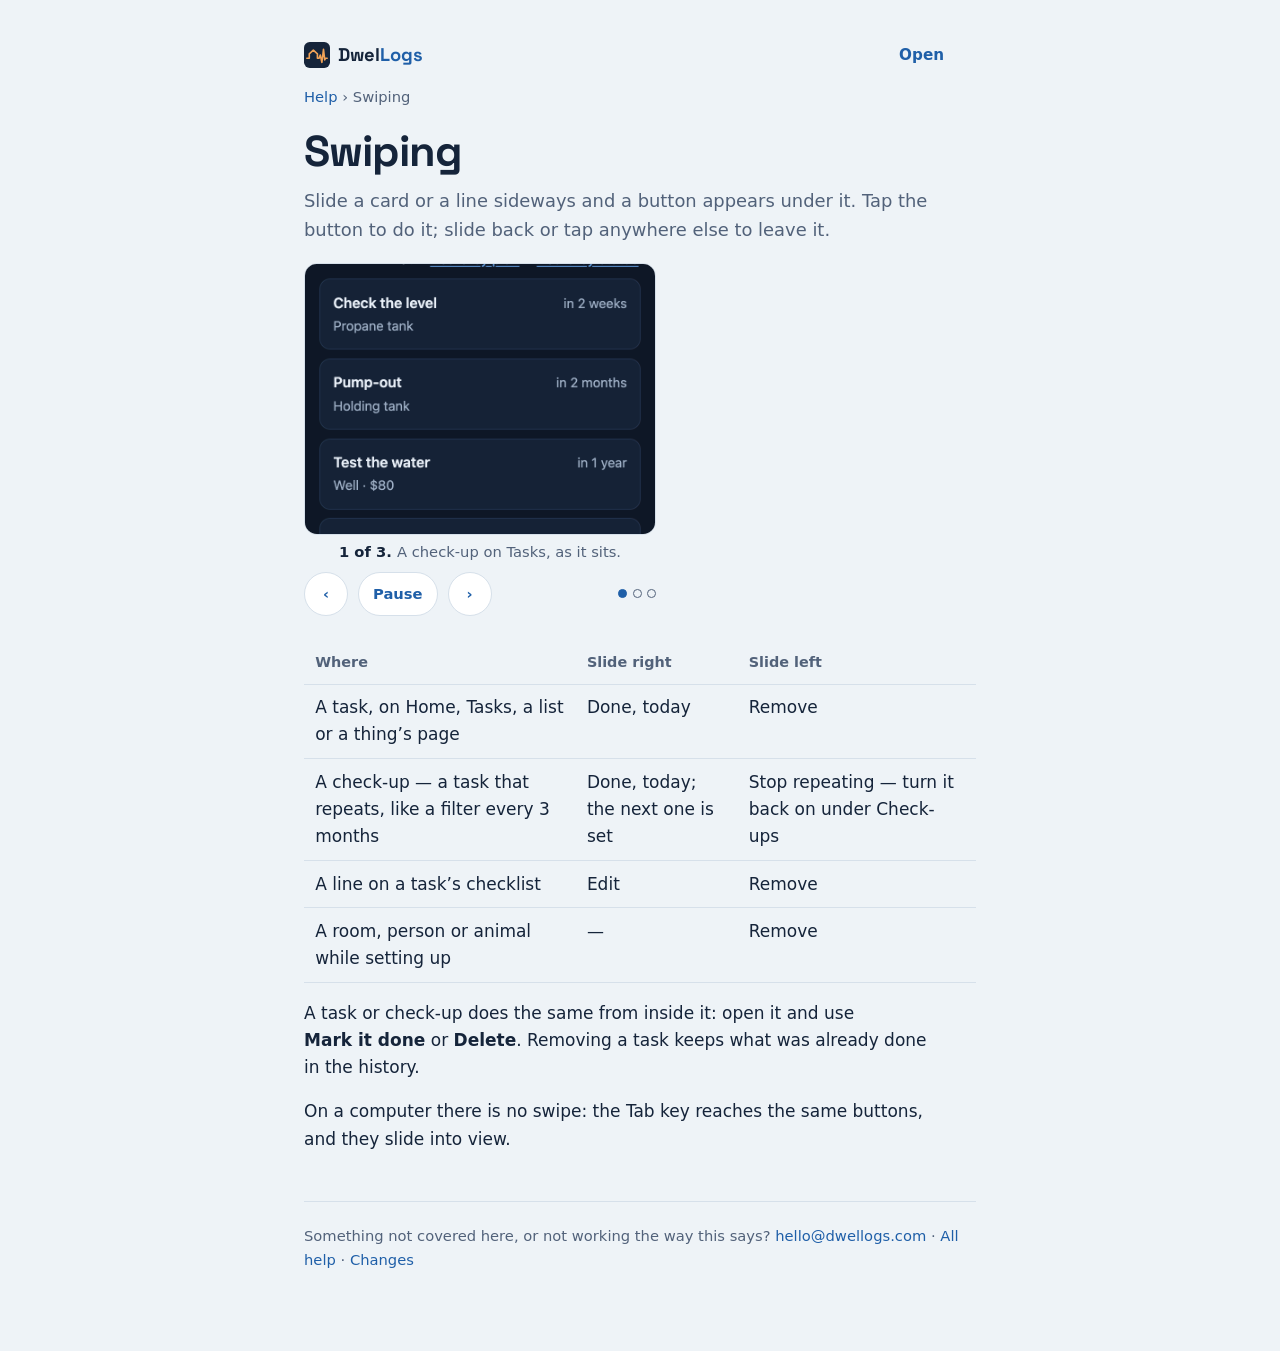
<file: help/swiping/index.html>
<!doctype html>
<html lang="en">
<head>
  <meta charset="utf-8">
  <meta name="viewport" content="width=device-width, initial-scale=1">
  <title>Swiping — DwelLogs help</title>
  <meta name="description" content="What sliding a card left or right does in DwelLogs, and where.">
  <meta name="theme-color" content="#eef3f7" media="(prefers-color-scheme: light)">
  <meta name="theme-color" content="#0e1726" media="(prefers-color-scheme: dark)">
  <link rel="icon" href="/favicon.svg?v=2" type="image/svg+xml">
  <link rel="icon" href="/favicon.ico?v=2" sizes="32x32">
  <link rel="apple-touch-icon" href="/apple-touch-icon.png?v=2">
  <meta property="og:type" content="article">
  <meta property="og:url" content="https://dwellogs.com/help/swiping/">
  <meta property="og:title" content="Swiping — DwelLogs help">
  <meta property="og:description" content="What sliding a card left or right does in DwelLogs, and where.">
  <meta property="og:site_name" content="DwelLogs">
  <meta property="og:image" content="https://dwellogs.com/og-image.png?v=3">
  <meta property="og:image:alt" content="The DwelLogs mark: a house outline drawn as a heart-monitor trace.">
  <link rel="preload" href="/fonts/SpaceGrotesk.woff2" as="font" type="font/woff2" crossorigin>
  <link rel="stylesheet" href="/css/tokens.css">
  <link rel="stylesheet" href="/css/help.css">
  <link rel="stylesheet" href="/css/flipbook.css">
<link rel="canonical" href="https://dwellogs.com/help/swiping/">
</head>
<body>
<div class="wrap">
  <p class="wordmark"><a class="home" href="/"><img src="/favicon.svg?v=2" alt=""><b>Dwel<span>Logs</span></b></a><a class="top" href="/app/">Open</a></p>
  <p class="crumbs"><a href="/help/">Help</a> &rsaquo; Swiping</p>
  <h1>Swiping</h1>
  <p class="lede">Slide a card or a line sideways and a button appears under it. Tap the button to do
    it; slide back or tap anywhere else to leave it.</p>

  <figure class="flipbook" aria-label="Sliding a card left and right"><ol>
      <li><img src="/help/flipbooks/swipe-1.png" alt="The Tasks list with Check the level, Propane tank, at the top." loading="lazy" width="390" height="300"><span class="cap">A check-up on Tasks, as it sits.</span></li>
      <li><img src="/help/flipbooks/swipe-2.png" alt="The card slid left, with a red Stop button beside it." loading="lazy" width="390" height="300"><span class="cap">Slid left: Stop, so it stops repeating.</span></li>
      <li><img src="/help/flipbooks/swipe-3.png" alt="The card slid right, with a green Done button beside it." loading="lazy" width="390" height="300"><span class="cap">Slid right: Done, today.</span></li>
  </ol></figure>

  <table class="access">
    <thead><tr><th>Where</th><th>Slide right</th><th>Slide left</th></tr></thead>
    <tbody>
      <tr><td>A task, on Home, Tasks, a list or a thing&rsquo;s page</td><td data-k="Slide right">Done, today</td><td data-k="Slide left">Remove</td></tr>
      <tr><td>A check-up &mdash; a task that repeats, like a filter every 3 months</td><td data-k="Slide right">Done, today; the next one is set</td><td data-k="Slide left">Stop repeating &mdash; turn it back on under Check-ups</td></tr>
      <tr><td>A line on a task&rsquo;s checklist</td><td data-k="Slide right">Edit</td><td data-k="Slide left">Remove</td></tr>
      <tr><td>A room, person or animal while setting up</td><td>&mdash;</td><td data-k="Slide left">Remove</td></tr>
    </tbody>
  </table>

  <p>A task or check-up does the same from inside it: open it and use <span class="button">Mark it done</span>
    or <span class="button">Delete</span>. Removing a task keeps what was already done in the history.</p>
  <p>On a computer there is no swipe: the Tab key reaches the same buttons, and they slide into view.</p>

  <footer>Something not covered here, or not working the way this says?
    <a href="mailto:hello@dwellogs.com">hello@dwellogs.com</a>
    &middot; <a href="/help/">All help</a> &middot; <a href="/changes/">Changes</a></footer>
</div>
<script src="/js/flipbook.js" defer></script>
<script data-goatcounter="https://dwellogs.goatcounter.com/count" async src="/js/count.js?v=1"></script>
</body>
</html>
</file>
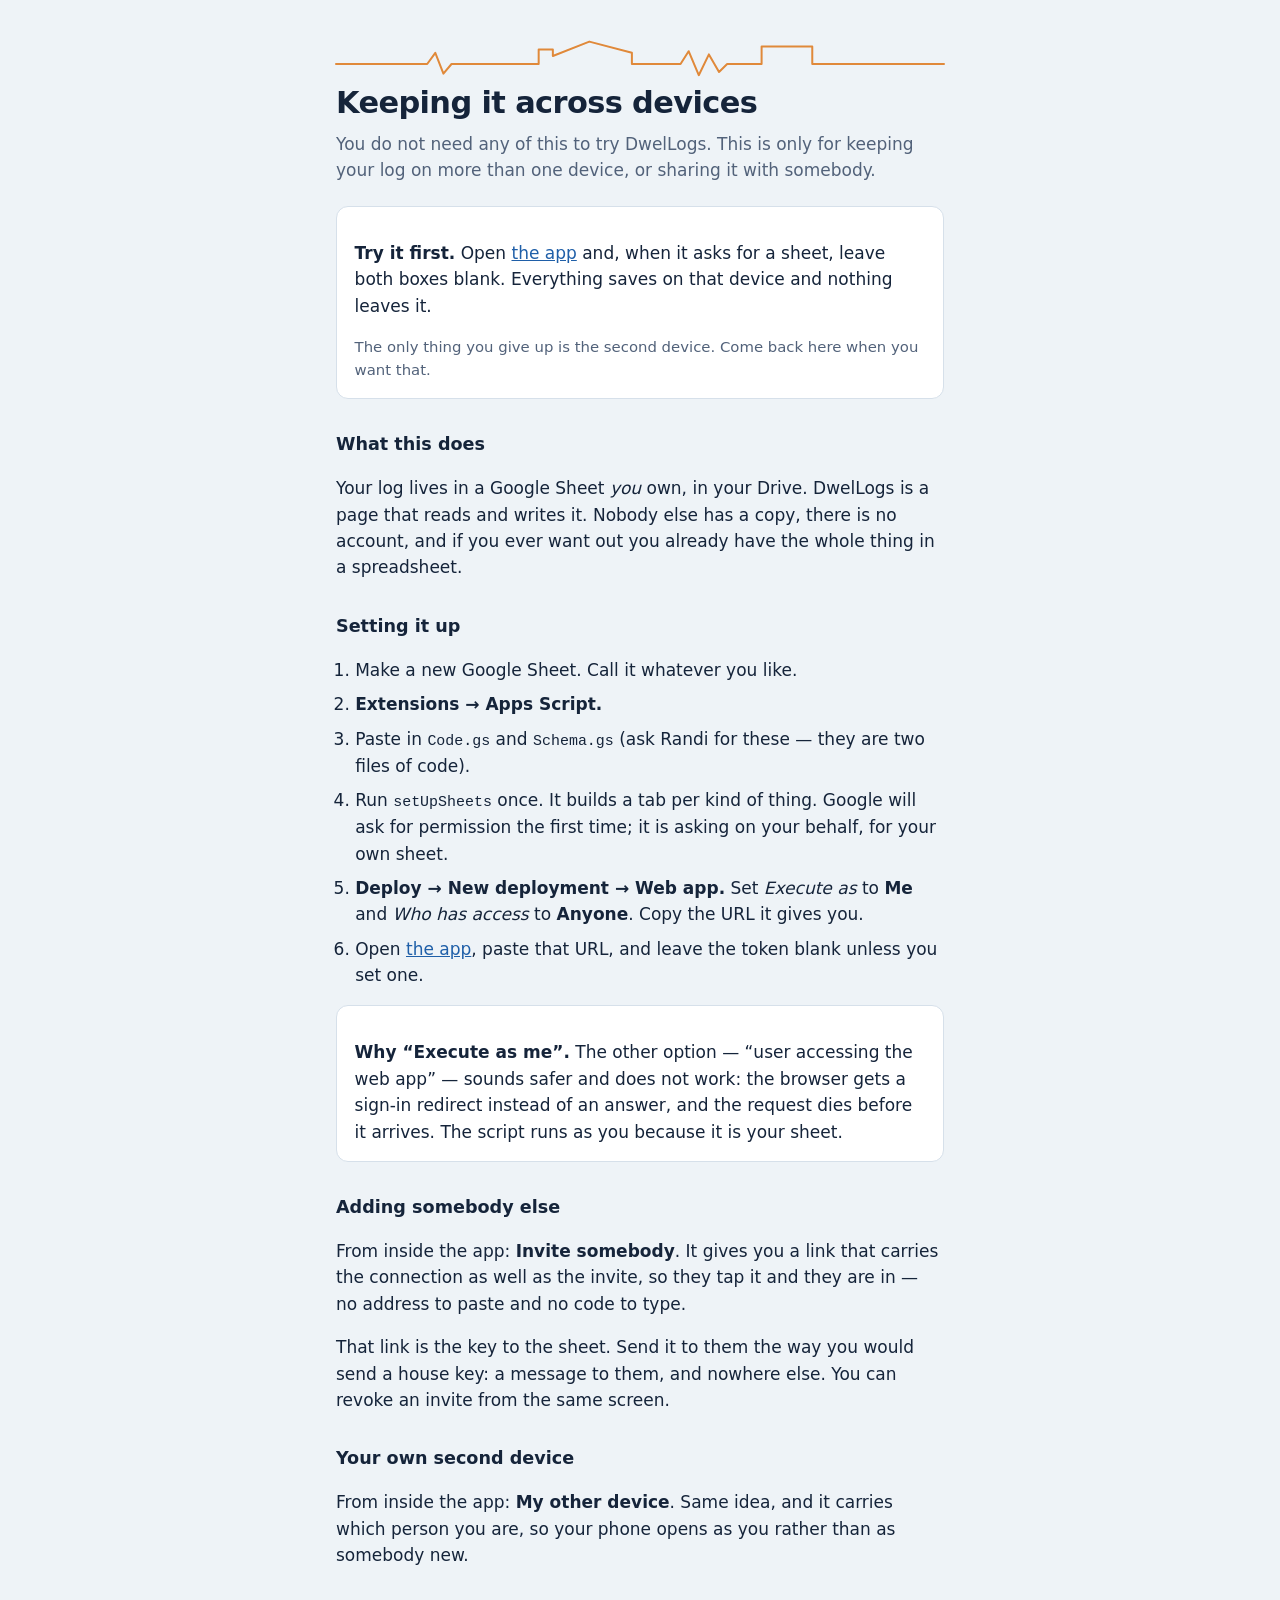
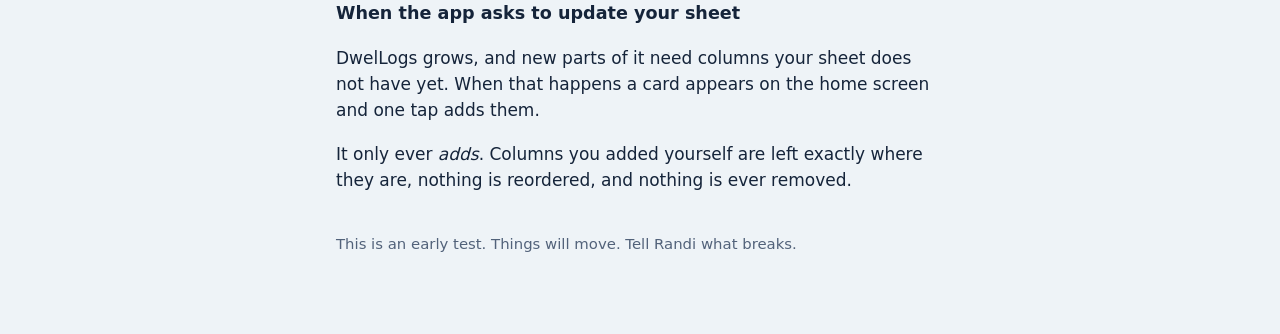
<file: app/setup.html>
<!doctype html>
<html lang="en">
<head>
  <meta charset="utf-8">
  <meta name="viewport" content="width=device-width, initial-scale=1">
  <title>DwelLogs — keeping it across devices</title>
  <meta name="robots" content="noindex">
  <meta name="theme-color" content="#eef3f7" media="(prefers-color-scheme: light)">
  <meta name="theme-color" content="#0e1726" media="(prefers-color-scheme: dark)">
  <link rel="icon" href="/favicon.svg?v=2" type="image/svg+xml">
<style>
  :root {
    color-scheme: light;
    --bg:#eef3f7; --card:#fff; --ink:#15243a; --muted:#52627a; --line:#d6e0ea;
    --accent:#1f5fa8; --trace:#e0893a;
  }
  @media (prefers-color-scheme: dark) { :root {
    color-scheme: dark;
    --bg:#0e1726; --card:#152236; --ink:#e9f0f8; --muted:#9fb0c6; --line:#233450;
    --accent:#6aa8ee; --trace:#f0a257;
  } }
  * { box-sizing:border-box }
  body { margin:0; background:var(--bg); color:var(--ink); font-size:17px; line-height:1.55;
    font-family:ui-sans-serif,system-ui,-apple-system,"Segoe UI",Roboto,Helvetica,Arial,sans-serif;
    padding:2rem 1rem 4rem }
  main { max-width:38rem; margin:0 auto }
  h1 { font-size:1.9rem; line-height:1.15; margin:.3rem 0 .6rem; letter-spacing:-.02em }
  h2 { font-size:1.1rem; margin:2rem 0 .4rem }
  p, li { color:var(--ink) }
  .sub { color:var(--muted); margin:0 0 1.4rem }
  ol { padding-left:1.2rem } ol li { margin:.5rem 0 }
  code, pre { font-family:ui-monospace,SFMono-Regular,Menlo,monospace; font-size:.88em }
  pre { background:var(--card); border:1px solid var(--line); border-radius:.6rem;
    padding:.8rem; overflow:auto }
  a { color:var(--accent) }
  .card { background:var(--card); border:1px solid var(--line); border-radius:.75rem;
    padding:1rem 1.1rem; margin:1rem 0 }
  .card p:last-child { margin-bottom:0 }
  .muted { color:var(--muted); font-size:.93rem }
  /* The same line as the front page, so the app's pages feel like the app. */
  .trace { width:100%; height:3rem; display:block; margin:0 0 .4rem; overflow:visible }
  .trace path { fill:none; stroke:var(--trace); stroke-width:2;
    stroke-linecap:round; stroke-linejoin:round; vector-effect:non-scaling-stroke }
</style>
</head>
<body>
<main>
  <svg class="trace" viewBox="0 0 600 60" preserveAspectRatio="none" aria-hidden="true">
    <path d="M0 40 H90 l8-14 l8 26 l8-12 H180 L200 40 V22 H214 V30 L250 12 L292 26 V40
             H330 l10 0 l8-16 l10 30 l10-26 l10 22 l8 -10 H420 V18 H470 V40 H600"/>
  </svg>
  <h1>Keeping it across devices</h1>
  <p class="sub">You do not need any of this to try DwelLogs. This is only for keeping your
    log on more than one device, or sharing it with somebody.</p>

  <div class="card">
    <p><strong>Try it first.</strong> Open <a href="/app/">the app</a> and, when it asks for a
      sheet, leave both boxes blank. Everything saves on that device and nothing leaves it.</p>
    <p class="muted">The only thing you give up is the second device. Come back here when
      you want that.</p>
  </div>

  <h2>What this does</h2>
  <p>Your log lives in a Google Sheet <em>you</em> own, in your Drive. DwelLogs is a page
    that reads and writes it. Nobody else has a copy, there is no account, and if you ever
    want out you already have the whole thing in a spreadsheet.</p>

  <h2>Setting it up</h2>
  <ol>
    <li>Make a new Google Sheet. Call it whatever you like.</li>
    <li><strong>Extensions → Apps Script.</strong></li>
    <li>Paste in <code>Code.gs</code> and <code>Schema.gs</code> (ask Randi for these — they
      are two files of code).</li>
    <li>Run <code>setUpSheets</code> once. It builds a tab per kind of thing. Google will ask
      for permission the first time; it is asking on your behalf, for your own sheet.</li>
    <li><strong>Deploy → New deployment → Web app.</strong>
      Set <em>Execute as</em> to <strong>Me</strong> and <em>Who has access</em> to
      <strong>Anyone</strong>. Copy the URL it gives you.</li>
    <li>Open <a href="/app/">the app</a>, paste that URL, and leave the token blank unless
      you set one.</li>
  </ol>

  <div class="card">
    <p><strong>Why “Execute as me”.</strong> The other option — “user accessing the web app” —
      sounds safer and does not work: the browser gets a sign-in redirect instead of an answer,
      and the request dies before it arrives. The script runs as you because it is your sheet.</p>
  </div>

  <h2>Adding somebody else</h2>
  <p>From inside the app: <strong>Invite somebody</strong>. It gives you a link that carries
    the connection as well as the invite, so they tap it and they are in — no address to paste
    and no code to type.</p>
  <p>That link is the key to the sheet. Send it to them the way you would send a house key:
    a message to them, and nowhere else. You can revoke an invite from the same screen.</p>

  <h2>Your own second device</h2>
  <p>From inside the app: <strong>My other device</strong>. Same idea, and it carries which
    person you are, so your phone opens as you rather than as somebody new.</p>

  <h2>When the app asks to update your sheet</h2>
  <p>DwelLogs grows, and new parts of it need columns your sheet does not have yet. When that
    happens a card appears on the home screen and one tap adds them.</p>
  <p>It only ever <em>adds</em>. Columns you added yourself are left exactly where they are,
    nothing is reordered, and nothing is ever removed.</p>

  <p class="muted" style="margin-top:2.5rem">This is an early test. Things will move.
    Tell Randi what breaks.</p>
</main>
</body>
</html>
</file>
<file: css/tokens.css>
/* DwelLogs design tokens: font and Blueprint palette.
   Shared source of truth for the site now and the app later; keep in sync
   with brand/README.md. */

/* Self-hosted (not Google Fonts) so the site makes no third-party requests:
   the product's stance on customer data starts with its own website. */
@font-face {
  font-family: "Space Grotesk"; src: url("/fonts/SpaceGrotesk.woff2") format("woff2");
  font-weight: 300 700; font-display: swap;
}
/* Blueprint palette. --trace is the heart-monitor line. */
:root {
  --bg: #eef3f7; --ink: #15243a; --muted: #52627a; --accent: #1f5fa8;
  --card: #ffffff; --line: #d6e0ea; --trace: #e0893a;
  --leaf: #2f8a72;  /* drawings of what grows and lives; never text or status */
}
@media (prefers-color-scheme: dark) {
  :root {
    --bg: #0e1726; --ink: #e9f0f8; --muted: #9fb0c6; --accent: #6aa8ee;
    --card: #152236; --line: #233450; --trace: #f0a257; --leaf: #6fcbb2;
  }
}
</file>
<file: css/site.css>
/* DwelLogs.com page styles. Colors and fonts come from tokens.css;
   no hex values here. */

* { box-sizing: border-box; }
body {
  /* svh, not vh: on iOS, 100vh is the height with the URL bar hidden, which
     makes the page taller than the screen. vh stays as a fallback. */
  margin: 0; min-height: 100vh; min-height: 100svh; display: flex; flex-direction: column;
  overflow-x: clip;
  background: var(--bg); color: var(--ink);
  font: 17px/1.6 system-ui, -apple-system, "Segoe UI", Roboto, sans-serif;
}
h1, strong, .wordmark, .soon { font-family: "Space Grotesk", system-ui, sans-serif; }

/* Fixed background: one heart-monitor line that traces a house, a castle, a
   barn and an apartment block between beats. Stays put while content
   scrolls over it. "slice" crops the sides on phones so the shapes stay
   readable instead of shrinking to a squiggle. */
/* overflow: hidden matters on iOS Safari: "slice" draws the line wider than
   the screen, and Safari can count that overflow toward the scrollable page
   even though the layer is fixed, adding empty scroll past the footer. */
.vitals { position: fixed; inset: 0; z-index: 0; pointer-events: none; display: flex; align-items: flex-end; overflow: hidden; }
.vitals svg { display: block; width: 100%; height: 46vh; height: 46svh; margin-bottom: 6vh; margin-bottom: 6svh; overflow: hidden; }
.vitals path {
  /* Thicker and more opaque after testing: at 3px / .55 it read as a smudge
     on a phone, and the cards covered the shapes. */
  fill: none; stroke: var(--trace); stroke-width: 5; stroke-linejoin: round; stroke-linecap: round; opacity: .9;
  stroke-dasharray: 4200; stroke-dashoffset: 4200; animation: trace 5s ease-out forwards;
}
.vitals circle { fill: var(--trace); }
@keyframes trace { to { stroke-dashoffset: 0; } }
@media (prefers-reduced-motion: reduce) { .vitals path { animation: none; stroke-dashoffset: 0; } }

main, footer { position: relative; z-index: 1; }
/* `flex: 1` is `flex-basis: 0`, which asks the browser to IGNORE how tall the
   content is and then grow the box back. On a page taller than the screen that
   round trip is pointless, and on iOS -- where the visible height changes as
   the address bar collapses -- it is the usual suspect behind a page that
   scrolls past its own footer into nothing. `margin-top: auto` on the footer
   pins it to the bottom of a short page without ever asking main to be a size
   it is not. Same result, one less thing that can overshoot. */
main { width: 100%; max-width: 720px; margin: 0 auto; padding: 64px 20px 40px; }
footer { margin-top: auto; }
.wordmark {
  display: flex; align-items: center; gap: 10px; margin: 0 0 48px;
  font-size: 1.3rem; font-weight: 700; letter-spacing: -.01em; color: var(--ink);
}
.wordmark img { width: 36px; height: 36px; border-radius: 8px; box-shadow: 0 0 0 1px var(--line); }
.wordmark b { font-weight: 700; }
.wordmark span { color: var(--accent); }
h1 { font-size: clamp(2rem, 6vw, 3.1rem); font-weight: 700; line-height: 1.1; margin: 0 0 20px; letter-spacing: -.025em; }
.lede { font-size: 1.15rem; color: var(--muted); margin: 0 0 40px; max-width: 34em; }
ul { list-style: none; padding: 0; margin: 0 0 40px; display: grid; gap: 12px; }
li {
  background: color-mix(in srgb, var(--card) 88%, transparent); backdrop-filter: blur(3px);
  border: 1px solid var(--line); border-radius: 12px; padding: 14px 18px;
}
li strong { display: block; font-weight: 600; }
li span { color: var(--muted); font-size: .95rem; }
.soon {
  display: inline-block; border: 1px solid var(--accent); color: var(--accent); background: var(--bg);
  border-radius: 999px; padding: 6px 14px; font-size: .9rem; font-weight: 600;
}
footer { text-align: center; color: var(--muted); font-size: .85rem; padding: 24px 20px; }
footer p { max-width: 36em; margin: 0 auto; }
/* An address, because until now there was none anywhere a visitor could see.
   The in-app button works, but it needs you to already be inside the app and
   to find it -- somebody who reads the front page, forms a view and wants to
   say so had nowhere to put it. Phrased to invite the useful half: what is
   wrong or missing, not what is nice. */
footer .say { margin-top: .7rem; }
footer a { color: var(--accent); text-decoration: none; }
footer a:hover { text-decoration: underline; }

/* The way in. Both pages used to end in a "Coming soon" chip, which stopped
   being true the day the app went up -- and nothing on either page linked to
   it, so the only way to reach your log was a URL somebody handed you. */
.go { display: flex; flex-wrap: wrap; gap: 12px; margin: 0 0 8px; }
.cta {
  display: inline-block; border-radius: 999px; padding: 10px 20px;
  font-family: "Space Grotesk", system-ui, sans-serif; font-size: 1rem; font-weight: 600;
  text-decoration: none; border: 1px solid var(--accent);
  background: var(--accent); color: var(--bg);
}
.cta.quiet { background: var(--card); color: var(--accent); }
.cta:hover { opacity: .9; }
/* Somebody coming back for their log should not have to read the pitch again. */
.wordmark .top {
  margin-left: auto; font-family: system-ui, sans-serif; font-size: .95rem;
  font-weight: 600; color: var(--accent); text-decoration: none;
}
.wordmark .top:hover { text-decoration: underline; }


/* The front page as a pitch (decided 10 Oct: "the home page is lacklustre";
   say plainly it is a web app, and get it onto the Home Screen). Wider than the
   other pages so the screens can sit beside the words. */
main.home { max-width: 1040px; }
.home h2 { font-family: "Space Grotesk", system-ui, sans-serif; font-size: clamp(1.35rem, 3.2vw, 1.8rem);
  line-height: 1.2; letter-spacing: -.015em; margin: 0 0 12px; }
.home h3 { font-family: "Space Grotesk", system-ui, sans-serif; font-size: 1.1rem; margin: 0 0 8px; }
.home section { margin: 0 0 72px; }
.home p { max-width: 36em; }
.home a { color: var(--accent); }
.home .cta { color: var(--bg); } .home .cta.quiet { color: var(--accent); }
.hero { display: grid; grid-template-columns: 1fr; gap: 32px; align-items: center; }
.phone { margin: 0; justify-self: center; width: min(300px, 78vw); aspect-ratio: 390 / 760; overflow: hidden;
  border-radius: 34px; border: 8px solid var(--ink); background: var(--card);
  box-shadow: 0 24px 60px -24px color-mix(in srgb, var(--ink) 55%, transparent); }
.phone img { display: block; width: 100%; height: 100%; object-fit: cover; object-position: top; }
.phone.sm { width: min(250px, 66vw); }
.band { background: color-mix(in srgb, var(--card) 92%, transparent); backdrop-filter: blur(3px);
  border: 1px solid var(--line); border-left: 4px solid var(--accent); border-radius: 14px; padding: 22px 24px; }
.band p { margin: 0 0 8px; color: var(--muted); } .band p:last-child { margin: 0; }
.feat { display: grid; grid-template-columns: 1fr; gap: 28px; align-items: center; }
.feat p, .story p { color: var(--muted); }
.also { grid-template-columns: 1fr; margin-bottom: 72px; }
.install .ways { display: grid; grid-template-columns: 1fr; gap: 14px; margin: 16px 0; }
.way { background: color-mix(in srgb, var(--card) 92%, transparent); backdrop-filter: blur(3px);
  border: 1px solid var(--line); border-radius: 14px; padding: 18px 20px; }
.way ol { margin: 0; padding-left: 1.2rem; display: grid; gap: 6px; }
/* Steps are plain numbered lines, not the feature cards every li gets above. */
.way li { background: none; backdrop-filter: none; border: 0; border-radius: 0; padding: 0 0 0 .2rem; }
.ico { width: 1.15em; height: 1.15em; vertical-align: -.2em; fill: none; stroke: var(--accent); stroke-width: 2;
  stroke-linecap: round; stroke-linejoin: round; }
.way .ico circle { fill: var(--accent); stroke: none; }
.install .note { color: var(--muted); font-size: .95rem; }
.story { border-top: 1px solid var(--line); padding-top: 40px; }
@media (min-width: 760px) {
  .hero { grid-template-columns: 1.2fr 1fr; }
  .feat { grid-template-columns: auto 1fr; gap: 48px; }
  .feat.flip > figure { order: 2; }
  .also { grid-template-columns: 1fr 1fr; }
  .install .ways { grid-template-columns: repeat(3, 1fr); }
}
</file>
<file: css/flipbook.css>
/* Flipbooks (12 Oct): a few real screens of one thing happening -- a card
   slid, a plan changed, a phone turned -- flipped through like a flipbook
   rather than a video. "I'm a seeing-is-believing person and often skip text
   to see images." Without the script, or with reduced motion asked for, the
   frames sit side by side as numbered steps, so nothing is lost. Colours only
   from tokens.css. */
.flipbook { margin: 1.2rem 0 1.6rem; }
.flipbook ol { list-style: none; margin: 0; padding: 0; max-width: none; display: grid; gap: .8rem;
  grid-template-columns: repeat(auto-fill, minmax(11rem, 1fr)); counter-reset: fb; }
.flipbook li { counter-increment: fb; margin: 0; max-width: none;
  /* site.css turns every li into a card; a frame is not one. */
  background: none; backdrop-filter: none; border: 0; border-radius: 0; padding: 0; }
.flipbook img { display: block; width: auto; height: auto; max-width: 100%; max-height: 30rem; margin: 0 auto;
  border-radius: .8rem; border: 1px solid var(--line); background: var(--card); }
.flipbook .cap { display: block; text-align: center; font-size: .92rem; color: var(--muted); margin-top: .35rem; }
.flipbook .cap::before { content: counter(fb) ". "; font-weight: 700; color: var(--ink); }
.flipbook.wide ol { grid-template-columns: 1fr; }

/* Playing: one frame at a time, the frames stacked in one cell so the
   flipbook keeps the height of its tallest frame and nothing below jumps. */
.flipbook.playing ol { display: grid; grid-template-columns: 1fr; max-width: 22rem; }
.flipbook.wide.playing ol { max-width: 40rem; }
.flipbook.playing li { grid-area: 1 / 1; opacity: 0; transition: opacity .35s ease; }
.flipbook.playing li.on { opacity: 1; }
.flipbook.playing img { cursor: pointer; }
.flipbook.playing .cap::before { content: counter(fb) " of " attr(data-n) ". "; }
.flipbook .bar { display: none; align-items: center; gap: .6rem; margin-top: .5rem; max-width: 22rem; }
.flipbook.wide .bar { max-width: 40rem; }
.flipbook.playing .bar { display: flex; }
.flipbook .bar button { font: inherit; font-size: .92rem; font-weight: 600; color: var(--accent);
  background: var(--card); border: 1px solid var(--line); border-radius: 999px;
  min-height: 2.75rem; min-width: 2.75rem; padding: .2rem .9rem; cursor: pointer; }
.flipbook .bar button:focus-visible { outline: 3px solid var(--accent); outline-offset: 2px; }
.flipbook .dots { display: flex; gap: .35rem; margin-left: auto; }
.flipbook .dots span { width: .55rem; height: .55rem; border-radius: 50%; border: 1px solid var(--muted); }
.flipbook .dots span.on { background: var(--accent); border-color: var(--accent); }

/* .one: on the front page and See, where a row of five frames would swamp the
   page, a flipbook that is not playing shows its first frame only. */
.flipbook.one:not(.playing) li + li { display: none; }
.flipbook.one:not(.playing) ol { grid-template-columns: 1fr; }
.feat .flipbook { margin: 0; justify-self: center; width: min(250px, 66vw); }
.feat .flipbook ol, .feat .flipbook .bar { max-width: none; }
.shot.flipbook ol, .shot.flipbook .bar { max-width: none; }
.shot.flipbook img { border-radius: 1.1rem; }
</file>
<file: css/help.css>
/* The help pages (dwellogs.com/help/). Started 5 Oct with "Sharing a place",
   when sharing got enough set-ups that the same questions would keep coming:
   one page per question, linked from the app where the question comes up.
   Colours only from tokens.css, like the rest of the site. */
* { box-sizing: border-box; }
body { margin: 0; background: var(--bg); color: var(--ink);
  font-family: ui-sans-serif, system-ui, -apple-system, "Segoe UI", Roboto, Helvetica, Arial, sans-serif;
  font-size: 17px; line-height: 1.6; -webkit-font-smoothing: antialiased; }
.wrap { max-width: 44rem; margin: 0 auto; padding: 2.5rem 1rem 5rem; }
.wordmark { display: flex; align-items: center; gap: .5rem; margin: 0 0 2rem;
  font-family: "Space Grotesk", ui-sans-serif, system-ui, sans-serif; font-size: 1.15rem; }
.wordmark img { width: 1.6rem; height: 1.6rem; }
.wordmark b { font-weight: 700; } .wordmark span { color: var(--accent); }
.wordmark .home { display: flex; align-items: center; gap: .5rem; color: inherit; text-decoration: none; }
.wordmark .home:hover b { text-decoration: underline; }
.wordmark .top { margin-left: auto; font-family: ui-sans-serif, system-ui, sans-serif;
  font-size: .95rem; font-weight: 600; color: var(--accent); text-decoration: none; }
.wordmark .top:hover { text-decoration: underline; }
h1, h2, h3 { font-family: "Space Grotesk", ui-sans-serif, system-ui, sans-serif; letter-spacing: -.015em; }
h1 { font-size: clamp(2rem, 6vw, 2.7rem); line-height: 1.1; letter-spacing: -.025em; margin: .2rem 0 .7rem; }
h2 { font-size: 1.45rem; line-height: 1.25; margin: 2.6rem 0 .6rem; padding-top: 1.6rem;
  border-top: 1px solid var(--line); }
h3 { font-size: 1.12rem; margin: 1.8rem 0 .4rem; }
.lede { font-size: 1.12rem; color: var(--muted); margin: 0 0 1rem; }
p, li { max-width: 40rem; }
a { color: var(--accent); }
.crumbs { font-size: .92rem; color: var(--muted); margin: -1rem 0 1.2rem; }
.crumbs a { text-decoration: none; } .crumbs a:hover { text-decoration: underline; }
.toc { background: var(--card); border: 1px solid var(--line); border-radius: .9rem; padding: .9rem 1.2rem; }
.toc ul { margin: .3rem 0 0; padding-left: 1.1rem; }
/* The access table turns into stacked cards on a phone: four columns of
   sentences do not fit 375px, and a sideways-scrolling table hides half of it. */
table.access { width: 100%; border-collapse: collapse; margin: .8rem 0; }
table.access th, table.access td { text-align: left; vertical-align: top; padding: .6rem .7rem;
  border-bottom: 1px solid var(--line); }
table.access th { font-size: .9rem; color: var(--muted); font-weight: 600; }
@media (max-width: 40rem) {
  table.access thead { display: none; }
  table.access tr { display: block; background: var(--card); border: 1px solid var(--line);
    border-radius: .8rem; padding: .4rem .2rem; margin: 0 0 .7rem; }
  table.access td { display: block; border: 0; padding: .25rem .8rem; }
  table.access td:first-child { font-weight: 700; }
  /* Stacked, a cell says which column it was: "Slide right: Done, today". */
  table.access td[data-k]::before { content: attr(data-k) ": "; color: var(--muted); }
}
.setup { background: var(--card); border: 1px solid var(--line); border-radius: .9rem;
  padding: .3rem 1.2rem 1rem; margin: 1rem 0; }
.setup h3 { margin-top: 1rem; }
.setup ol { padding-left: 1.3rem; margin: .4rem 0; }
.setup li { margin: .25rem 0; }
.tag { display: inline-block; font-size: .78rem; font-weight: 700; letter-spacing: .03em;
  border-radius: 999px; padding: .1rem .55rem; margin-left: .4rem; vertical-align: .15em;
  border: 1px solid var(--line); color: var(--muted); font-family: ui-sans-serif, system-ui, sans-serif; }
.tag.works { border-color: var(--accent); color: var(--accent); }
.coming { color: var(--muted); }
.button { font-weight: 600; white-space: nowrap; }
footer { color: var(--muted); font-size: .92rem; margin-top: 3rem; border-top: 1px solid var(--line); padding-top: 1.4rem; }
footer a { text-decoration: none; } footer a:hover { text-decoration: underline; }
</file>
